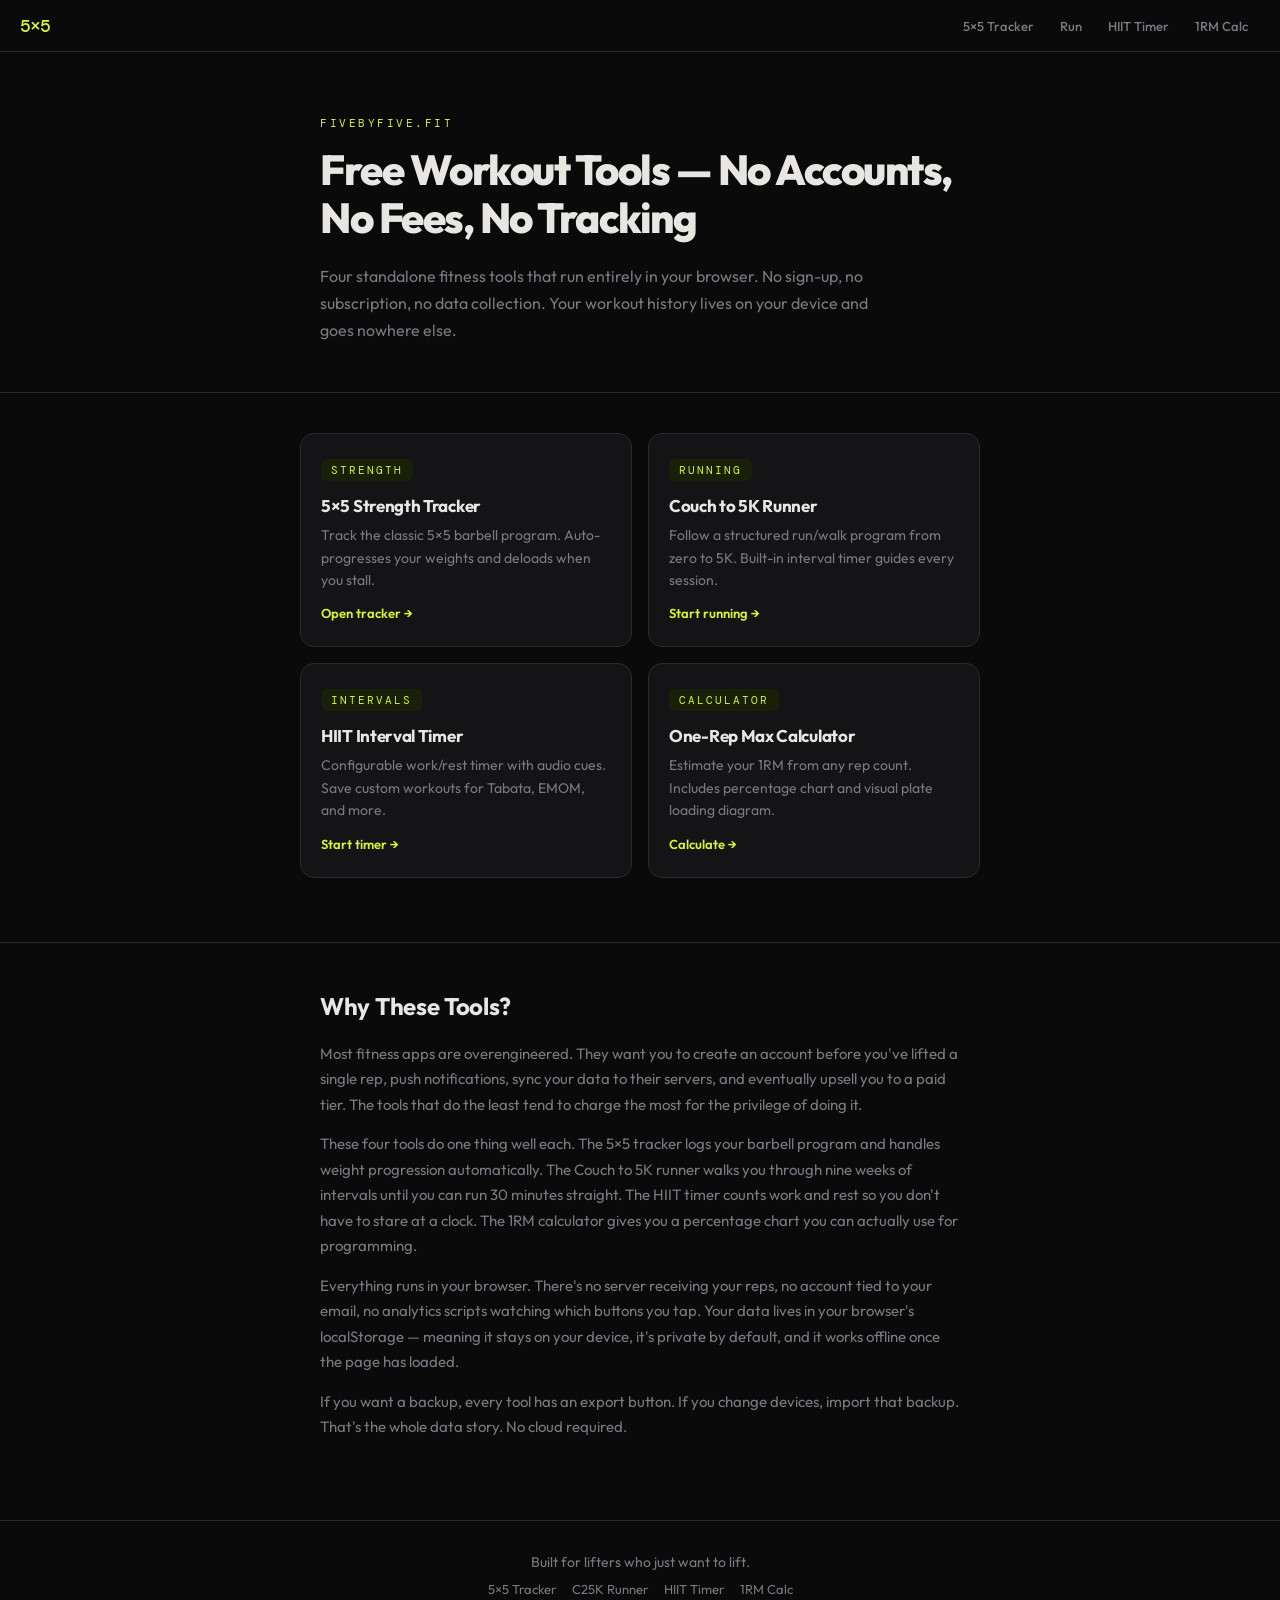
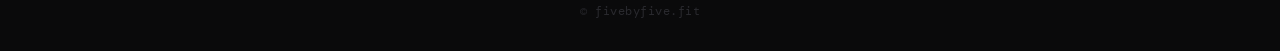
<file: index.html>
<!DOCTYPE html>
<html lang="en">
<head>
  <meta charset="UTF-8">
  <meta name="viewport" content="width=device-width, initial-scale=1.0">
  <title>fivebyfive.fit — Free Workout Tools | 5×5 Tracker, Run Planner, HIIT Timer, 1RM Calculator</title>
  <meta name="description" content="Free browser-based fitness tools. 5×5 barbell tracker, Couch to 5K running program, HIIT interval timer, and one-rep max calculator. No accounts, no ads, no cost.">
  <meta name="keywords" content="free workout tools, 5x5 tracker, couch to 5k, hiit timer, one rep max calculator, barbell program, strength training">
  <meta name="robots" content="index, follow">
  <link rel="canonical" href="https://fivebyfive.fit/">
  <meta property="og:title" content="fivebyfive.fit — Free Workout Tools">
  <meta property="og:description" content="Free browser-based fitness tools. 5×5 barbell tracker, Couch to 5K running program, HIIT interval timer, and one-rep max calculator. No accounts, no cost.">
  <meta property="og:type" content="website">
  <meta property="og:url" content="https://fivebyfive.fit/">
  <meta name="twitter:card" content="summary">
  <meta name="twitter:title" content="fivebyfive.fit — Free Workout Tools">
  <meta name="twitter:description" content="Free browser-based fitness tools. 5×5 tracker, C25K runner, HIIT timer, 1RM calculator. No accounts, no cost.">
  <link rel="preconnect" href="https://fonts.googleapis.com">
  <link href="https://fonts.googleapis.com/css2?family=DM+Mono:wght@400;500&family=Outfit:wght@300;400;500;600;700;800;900&display=swap" rel="stylesheet">
  <link rel="stylesheet" href="assets/shared.css">
  <style>
    /* ── Landing Hero ───────────────────────────────── */
    .hero {
      max-width: 680px;
      margin: 0 auto;
      padding: 64px 20px 48px;
    }

    .hero-eyebrow {
      font-family: 'DM Mono', monospace;
      font-size: 11px;
      text-transform: uppercase;
      letter-spacing: 2.5px;
      color: var(--accent);
      display: block;
      margin-bottom: 16px;
    }

    .hero h1 {
      font-family: 'Outfit', sans-serif;
      font-size: clamp(28px, 5vw, 42px);
      font-weight: 800;
      color: var(--text);
      letter-spacing: -1.5px;
      line-height: 1.15;
      margin-bottom: 20px;
    }

    .hero p {
      font-size: 16px;
      line-height: 1.7;
      color: var(--muted);
      max-width: 560px;
    }

    /* ── Tool Cards ─────────────────────────────────── */
    .tools-section {
      max-width: 720px;
      margin: 0 auto;
      padding: 0 20px 64px;
    }

    .tools-grid {
      display: grid;
      grid-template-columns: 1fr 1fr;
      gap: 16px;
    }

    @media (max-width: 540px) {
      .tools-grid {
        grid-template-columns: 1fr;
      }
    }

    .tool-card {
      display: block;
      text-decoration: none;
      padding: 24px 20px;
      background: var(--surface);
      border: 1px solid var(--border);
      border-radius: 14px;
      transition: border-color 0.2s, box-shadow 0.2s;
    }

    .tool-card:hover {
      border-color: rgba(212, 245, 52, 0.4);
      box-shadow: 0 0 0 1px rgba(212, 245, 52, 0.12), 0 4px 24px rgba(0,0,0,0.3);
    }

    .tool-card-icon {
      font-family: 'DM Mono', monospace;
      font-size: 11px;
      text-transform: uppercase;
      letter-spacing: 2px;
      color: var(--accent);
      background: var(--accent-dark);
      display: inline-block;
      padding: 4px 10px;
      border-radius: 6px;
      margin-bottom: 14px;
    }

    .tool-card h2 {
      font-family: 'Outfit', sans-serif;
      font-size: 17px;
      font-weight: 700;
      color: var(--text);
      margin-bottom: 8px;
      letter-spacing: -0.3px;
    }

    .tool-card p {
      font-family: 'Outfit', sans-serif;
      font-size: 14px;
      line-height: 1.6;
      color: var(--muted);
    }

    .tool-card .card-cta {
      display: inline-block;
      margin-top: 14px;
      font-size: 13px;
      font-weight: 600;
      color: var(--accent);
    }

    /* ── Why Section ────────────────────────────────── */
    .why-section {
      max-width: 680px;
      margin: 0 auto;
      padding: 0 20px 80px;
    }

    .why-section h2 {
      font-family: 'Outfit', sans-serif;
      font-size: 24px;
      font-weight: 700;
      color: var(--text);
      margin-bottom: 20px;
      letter-spacing: -0.3px;
    }

    .why-section p {
      font-size: 15px;
      line-height: 1.7;
      color: var(--muted);
      margin-bottom: 14px;
    }

    .why-section p:last-child {
      margin-bottom: 0;
    }
  </style>
</head>
<body>
  <nav class="site-nav">
    <a href="/" class="logo">5×5</a>
    <div class="site-nav-links">
      <a href="/5x5/">5×5 Tracker</a>
      <a href="/run/">Run</a>
      <a href="/hiit/">HIIT Timer</a>
      <a href="/1rm/">1RM Calc</a>
    </div>
  </nav>

  <div class="hero">
    <span class="hero-eyebrow">fivebyfive.fit</span>
    <h1>Free Workout Tools — No Accounts, No Fees, No Tracking</h1>
    <p>Four standalone fitness tools that run entirely in your browser. No sign-up, no subscription, no data collection. Your workout history lives on your device and goes nowhere else.</p>
  </div>

  <hr class="content-divider">

  <div class="tools-section">
    <div class="tools-grid" style="margin-top: 40px;">

      <a href="/5x5/" class="tool-card">
        <span class="tool-card-icon">Strength</span>
        <h2>5×5 Strength Tracker</h2>
        <p>Track the classic 5×5 barbell program. Auto-progresses your weights and deloads when you stall.</p>
        <span class="card-cta">Open tracker →</span>
      </a>

      <a href="/run/" class="tool-card">
        <span class="tool-card-icon">Running</span>
        <h2>Couch to 5K Runner</h2>
        <p>Follow a structured run/walk program from zero to 5K. Built-in interval timer guides every session.</p>
        <span class="card-cta">Start running →</span>
      </a>

      <a href="/hiit/" class="tool-card">
        <span class="tool-card-icon">Intervals</span>
        <h2>HIIT Interval Timer</h2>
        <p>Configurable work/rest timer with audio cues. Save custom workouts for Tabata, EMOM, and more.</p>
        <span class="card-cta">Start timer →</span>
      </a>

      <a href="/1rm/" class="tool-card">
        <span class="tool-card-icon">Calculator</span>
        <h2>One-Rep Max Calculator</h2>
        <p>Estimate your 1RM from any rep count. Includes percentage chart and visual plate loading diagram.</p>
        <span class="card-cta">Calculate →</span>
      </a>

    </div>
  </div>

  <hr class="content-divider">

  <div class="why-section" style="padding-top: 48px;">
    <h2>Why These Tools?</h2>
    <p>Most fitness apps are overengineered. They want you to create an account before you've lifted a single rep, push notifications, sync your data to their servers, and eventually upsell you to a paid tier. The tools that do the least tend to charge the most for the privilege of doing it.</p>
    <p>These four tools do one thing well each. The 5×5 tracker logs your barbell program and handles weight progression automatically. The Couch to 5K runner walks you through nine weeks of intervals until you can run 30 minutes straight. The HIIT timer counts work and rest so you don't have to stare at a clock. The 1RM calculator gives you a percentage chart you can actually use for programming.</p>
    <p>Everything runs in your browser. There's no server receiving your reps, no account tied to your email, no analytics scripts watching which buttons you tap. Your data lives in your browser's localStorage — meaning it stays on your device, it's private by default, and it works offline once the page has loaded.</p>
    <p>If you want a backup, every tool has an export button. If you change devices, import that backup. That's the whole data story. No cloud required.</p>
  </div>

  <footer class="site-footer">
    <span class="footer-tagline">Built for lifters who just want to lift.</span>
    <div class="footer-links">
      <a href="/5x5/">5×5 Tracker</a>
      <a href="/run/">C25K Runner</a>
      <a href="/hiit/">HIIT Timer</a>
      <a href="/1rm/">1RM Calc</a>
    </div>
    <span class="footer-copy">© fivebyfive.fit</span>
  </footer>
</body>
</html>
</file>
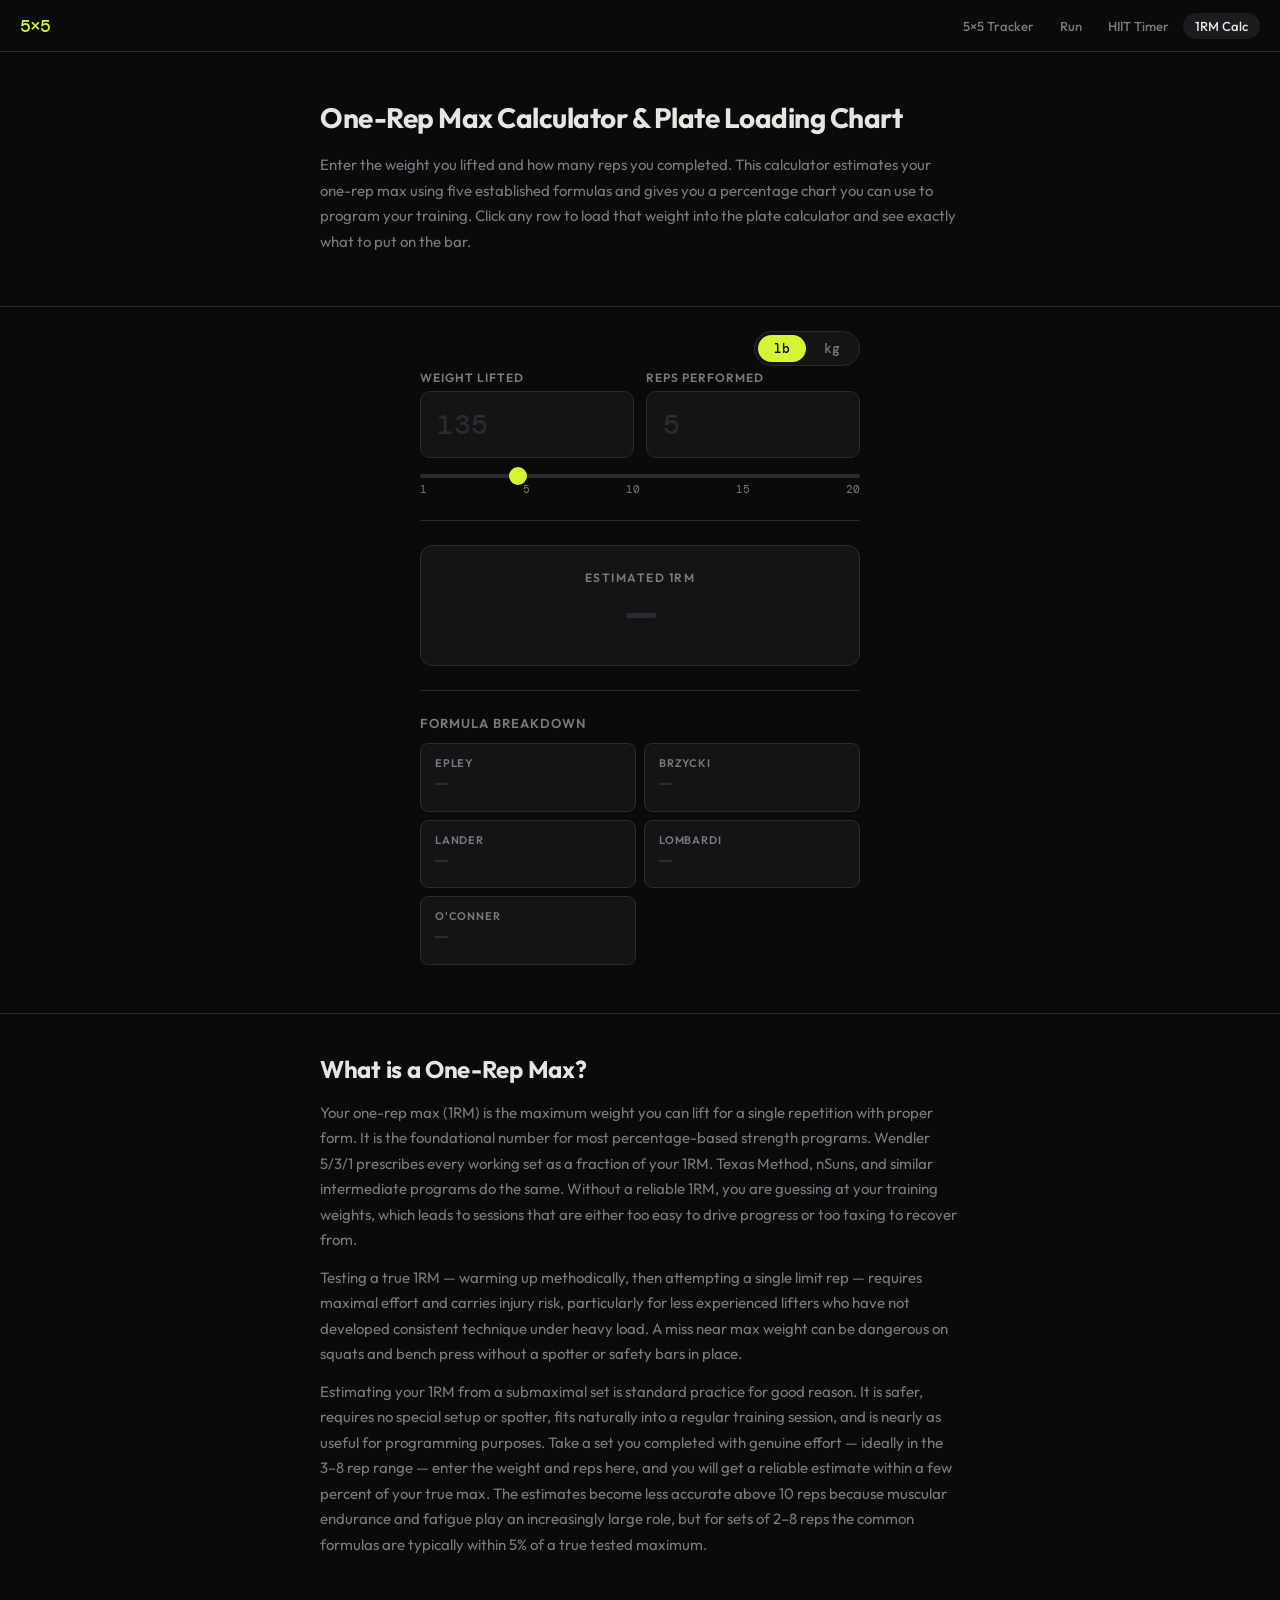
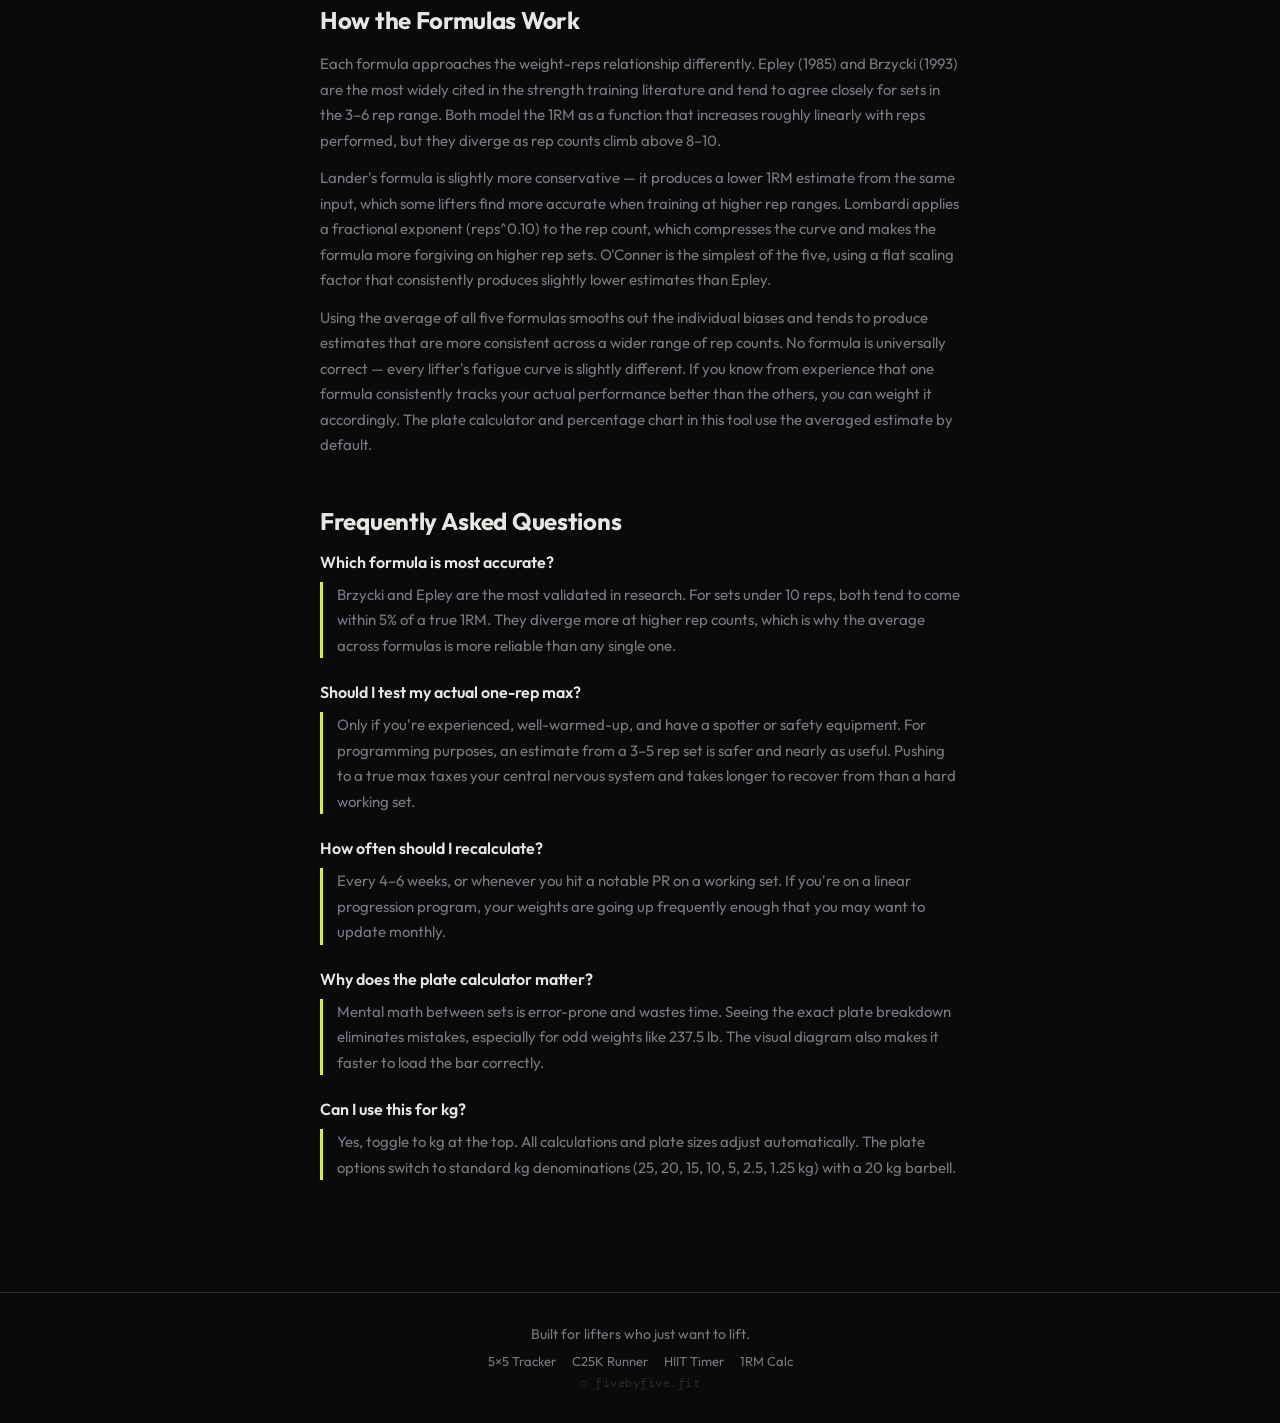
<file: 1rm/index.html>
<!DOCTYPE html>
<html lang="en">
<head>
  <meta charset="UTF-8">
  <meta name="viewport" content="width=device-width, initial-scale=1.0">
  <title>One-Rep Max Calculator &amp; Plate Loading Chart | fivebyfive.fit</title>
  <meta name="description" content="Free one-rep max calculator using 5 formulas. Get a full percentage chart for programming and a visual plate loading diagram. No account needed.">
  <link rel="canonical" href="https://fivebyfive.fit/1rm/">
  <meta property="og:title" content="One-Rep Max Calculator &amp; Plate Loading Chart — fivebyfive.fit">
  <meta property="og:description" content="Estimate your 1RM, get a percentage chart for training, and see which plates to load. Free, browser-based, no account.">
  <meta property="og:type" content="website">
  <meta property="og:url" content="https://fivebyfive.fit/1rm/">

  <script type="application/ld+json">
  {
    "@context": "https://schema.org",
    "@type": "FAQPage",
    "mainEntity": [
      {
        "@type": "Question",
        "name": "Which formula is most accurate?",
        "acceptedAnswer": {
          "@type": "Answer",
          "text": "Brzycki and Epley are the most validated in research. For sets under 10 reps, both tend to come within 5% of a true 1RM. They diverge more at higher rep counts, which is why the average across formulas is more reliable than any single one."
        }
      },
      {
        "@type": "Question",
        "name": "Should I test my actual one-rep max?",
        "acceptedAnswer": {
          "@type": "Answer",
          "text": "Only if you're experienced, well-warmed-up, and have a spotter or safety equipment. For programming purposes, an estimate from a 3–5 rep set is safer and nearly as useful. Pushing to a true max taxes your central nervous system and takes longer to recover from than a hard working set."
        }
      },
      {
        "@type": "Question",
        "name": "How often should I recalculate?",
        "acceptedAnswer": {
          "@type": "Answer",
          "text": "Every 4–6 weeks, or whenever you hit a notable PR on a working set. If you're on a linear progression program, your weights are going up frequently enough that you may want to update monthly."
        }
      },
      {
        "@type": "Question",
        "name": "Why does the plate calculator matter?",
        "acceptedAnswer": {
          "@type": "Answer",
          "text": "Mental math between sets is error-prone and wastes time. Seeing the exact plate breakdown eliminates mistakes, especially for odd weights like 237.5 lb. The visual diagram also makes it faster to load the bar correctly."
        }
      },
      {
        "@type": "Question",
        "name": "Can I use this for kg?",
        "acceptedAnswer": {
          "@type": "Answer",
          "text": "Yes, toggle to kg at the top. All calculations and plate sizes adjust automatically. The plate options switch to standard kg denominations (25, 20, 15, 10, 5, 2.5, 1.25 kg) with a 20 kg barbell."
        }
      }
    ]
  }
  </script>

  <link rel="stylesheet" href="../assets/shared.css">

  <style>
    /* ── App Container ───────────────────────────────── */
    #app {
      max-width: 480px;
      margin: 0 auto;
      padding: 0 20px 48px;
    }

    /* ── Divider ─────────────────────────────────────── */
    .divider {
      height: 1px;
      background: var(--border);
      margin: 24px 0;
      border: none;
    }

    /* ── Unit Toggle ─────────────────────────────────── */
    .unit-toggle-wrap {
      display: flex;
      justify-content: flex-end;
      padding: 24px 0 4px;
    }

    .unit-toggle {
      display: flex;
      background: var(--surface);
      border: 1px solid var(--border);
      border-radius: 24px;
      padding: 3px;
      gap: 2px;
    }

    .unit-toggle button {
      font-family: 'DM Mono', monospace;
      font-size: 13px;
      font-weight: 500;
      padding: 5px 16px;
      border-radius: 20px;
      border: none;
      cursor: pointer;
      background: transparent;
      color: var(--muted);
      transition: background 0.15s, color 0.15s;
    }

    .unit-toggle button.active {
      background: var(--accent);
      color: #0a0a0b;
    }

    /* ── Input Group ─────────────────────────────────── */
    .input-group {
      display: flex;
      flex-direction: column;
      gap: 12px;
      margin-bottom: 4px;
    }

    .input-row {
      display: grid;
      grid-template-columns: 1fr 1fr;
      gap: 12px;
    }

    .input-field {
      display: flex;
      flex-direction: column;
      gap: 6px;
    }

    .input-field label {
      font-family: 'Outfit', sans-serif;
      font-size: 12px;
      font-weight: 600;
      color: var(--muted);
      text-transform: uppercase;
      letter-spacing: 1px;
    }

    .input-field input[type="number"] {
      font-family: 'DM Mono', monospace;
      font-size: 28px;
      font-weight: 500;
      color: var(--text);
      background: var(--surface);
      border: 1px solid var(--border);
      border-radius: 10px;
      padding: 14px 16px;
      width: 100%;
      outline: none;
      -moz-appearance: textfield;
      transition: border-color 0.15s;
    }

    .input-field input[type="number"]::-webkit-outer-spin-button,
    .input-field input[type="number"]::-webkit-inner-spin-button {
      -webkit-appearance: none;
      margin: 0;
    }

    .input-field input[type="number"]:focus {
      border-color: var(--accent);
    }

    .input-field input[type="number"]::placeholder {
      color: var(--border);
    }

    /* ── Reps Slider ─────────────────────────────────── */
    .reps-slider-wrap {
      display: flex;
      align-items: center;
      gap: 10px;
      margin-top: 4px;
    }

    .reps-slider-wrap input[type="range"] {
      flex: 1;
      -webkit-appearance: none;
      appearance: none;
      height: 4px;
      background: var(--border);
      border-radius: 2px;
      outline: none;
      cursor: pointer;
    }

    .reps-slider-wrap input[type="range"]::-webkit-slider-thumb {
      -webkit-appearance: none;
      width: 18px;
      height: 18px;
      border-radius: 50%;
      background: var(--accent);
      cursor: pointer;
    }

    .reps-slider-wrap input[type="range"]::-moz-range-thumb {
      width: 18px;
      height: 18px;
      border-radius: 50%;
      background: var(--accent);
      border: none;
      cursor: pointer;
    }

    .slider-labels {
      display: flex;
      justify-content: space-between;
      font-family: 'DM Mono', monospace;
      font-size: 11px;
      color: var(--muted);
      margin-top: 4px;
    }

    /* ── 1RM Result Display ──────────────────────────── */
    .result-display {
      background: var(--surface);
      border: 1px solid var(--border);
      border-radius: 12px;
      padding: 24px 20px;
      text-align: center;
    }

    .result-label {
      font-family: 'Outfit', sans-serif;
      font-size: 12px;
      font-weight: 600;
      color: var(--muted);
      text-transform: uppercase;
      letter-spacing: 1.5px;
      margin-bottom: 8px;
    }

    .result-value {
      font-family: 'DM Mono', monospace;
      font-size: 56px;
      font-weight: 500;
      color: var(--accent);
      line-height: 1;
      letter-spacing: -2px;
    }

    .result-unit {
      font-family: 'DM Mono', monospace;
      font-size: 20px;
      color: var(--muted);
      margin-left: 4px;
    }

    .result-placeholder {
      font-family: 'DM Mono', monospace;
      font-size: 48px;
      font-weight: 500;
      color: var(--border);
      line-height: 1;
      letter-spacing: -2px;
    }

    /* ── Formula Cards ───────────────────────────────── */
    .formula-grid {
      display: grid;
      grid-template-columns: 1fr 1fr;
      gap: 8px;
    }

    .formula-card {
      background: var(--surface);
      border: 1px solid var(--border);
      border-radius: 8px;
      padding: 12px 14px;
      display: flex;
      flex-direction: column;
      gap: 2px;
    }

    .formula-name {
      font-family: 'Outfit', sans-serif;
      font-size: 11px;
      font-weight: 600;
      color: var(--muted);
      text-transform: uppercase;
      letter-spacing: 0.8px;
    }

    .formula-value {
      font-family: 'DM Mono', monospace;
      font-size: 22px;
      font-weight: 500;
      color: var(--text);
      line-height: 1.2;
    }

    .formula-value .formula-unit {
      font-size: 13px;
      color: var(--muted);
    }

    /* ── Percentage Table ────────────────────────────── */
    .pct-table {
      width: 100%;
      border-collapse: collapse;
      font-family: 'Outfit', sans-serif;
      font-size: 14px;
    }

    .pct-table thead tr {
      border-bottom: 1px solid var(--border);
    }

    .pct-table thead th {
      font-family: 'Outfit', sans-serif;
      font-size: 11px;
      font-weight: 600;
      color: var(--muted);
      text-transform: uppercase;
      letter-spacing: 1px;
      padding: 8px 12px;
      text-align: left;
    }

    .pct-table thead th:nth-child(2),
    .pct-table thead th:nth-child(3) {
      text-align: right;
    }

    .pct-table tbody tr {
      border-bottom: 1px solid var(--surface2);
      cursor: pointer;
      transition: background 0.1s;
    }

    .pct-table tbody tr:hover {
      background: var(--surface2);
    }

    .pct-table tbody tr.pct-accent {
      background: var(--accent-dark);
    }

    .pct-table tbody tr.pct-accent:hover {
      background: #232d0a;
    }

    .pct-table tbody td {
      padding: 10px 12px;
      color: var(--text);
    }

    .pct-table tbody td:first-child {
      font-family: 'DM Mono', monospace;
      font-size: 13px;
      color: var(--muted);
    }

    .pct-table tbody tr.pct-accent td:first-child {
      color: var(--accent);
      font-weight: 500;
    }

    .pct-table tbody td:nth-child(2) {
      font-family: 'DM Mono', monospace;
      font-size: 15px;
      text-align: right;
    }

    .pct-table tbody td:nth-child(3) {
      font-family: 'Outfit', sans-serif;
      font-size: 13px;
      color: var(--muted);
      text-align: right;
    }

    .pct-table-wrap {
      background: var(--surface);
      border: 1px solid var(--border);
      border-radius: 12px;
      overflow: hidden;
    }

    .section-heading {
      font-family: 'Outfit', sans-serif;
      font-size: 13px;
      font-weight: 600;
      color: var(--muted);
      text-transform: uppercase;
      letter-spacing: 1px;
      margin-bottom: 12px;
    }

    /* ── Plate Calculator ────────────────────────────── */
    .plate-calc-wrap {
      background: var(--surface);
      border: 1px solid var(--border);
      border-radius: 12px;
      padding: 20px;
    }

    .plate-target-row {
      display: flex;
      align-items: center;
      gap: 12px;
      margin-bottom: 16px;
    }

    .plate-target-row label {
      font-family: 'Outfit', sans-serif;
      font-size: 12px;
      font-weight: 600;
      color: var(--muted);
      text-transform: uppercase;
      letter-spacing: 1px;
      white-space: nowrap;
    }

    .plate-target-input {
      font-family: 'DM Mono', monospace;
      font-size: 22px;
      font-weight: 500;
      color: var(--text);
      background: var(--surface2);
      border: 1px solid var(--border);
      border-radius: 8px;
      padding: 8px 14px;
      width: 130px;
      outline: none;
      -moz-appearance: textfield;
      transition: border-color 0.15s;
    }

    .plate-target-input::-webkit-outer-spin-button,
    .plate-target-input::-webkit-inner-spin-button {
      -webkit-appearance: none;
      margin: 0;
    }

    .plate-target-input:focus {
      border-color: var(--accent);
    }

    .barbell-label {
      font-family: 'DM Mono', monospace;
      font-size: 12px;
      color: var(--muted);
      margin-left: auto;
      white-space: nowrap;
    }

    .plate-per-side {
      font-family: 'Outfit', sans-serif;
      font-size: 13px;
      color: var(--muted);
      margin-bottom: 12px;
    }

    .plate-per-side strong {
      color: var(--text);
      font-family: 'DM Mono', monospace;
    }

    /* ── Plate Diagram ───────────────────────────────── */
    .plate-diagram {
      display: flex;
      align-items: center;
      justify-content: center;
      height: 56px;
      gap: 0;
      margin: 16px 0;
      overflow-x: auto;
    }

    .bar-collar-left,
    .bar-collar-right {
      width: 6px;
      height: 28px;
      background: #4a4a55;
      border-radius: 2px;
      flex-shrink: 0;
    }

    .bar-sleeve-left,
    .bar-sleeve-right {
      width: 16px;
      height: 14px;
      background: #3a3a42;
      flex-shrink: 0;
    }

    .bar-center {
      width: 48px;
      height: 10px;
      background: #3a3a42;
      border-radius: 3px;
      flex-shrink: 0;
    }

    .plates-left,
    .plates-right {
      display: flex;
      align-items: center;
      gap: 1px;
    }

    .plates-left {
      flex-direction: row-reverse;
    }

    .plates-right {
      flex-direction: row;
    }

    .plate {
      display: flex;
      align-items: center;
      justify-content: center;
      height: 48px;
      border-radius: 3px;
      flex-shrink: 0;
      font-family: 'DM Mono', monospace;
      font-size: 9px;
      font-weight: 500;
      writing-mode: vertical-rl;
      text-orientation: mixed;
      overflow: hidden;
    }

    .plate-text {
      display: none;
    }

    @media (min-width: 360px) {
      .plate-text {
        display: block;
      }
    }

    .plate-breakdown {
      font-family: 'Outfit', sans-serif;
      font-size: 13px;
      color: var(--muted);
      line-height: 1.6;
    }

    .plate-breakdown strong {
      font-family: 'DM Mono', monospace;
      font-size: 12px;
      color: var(--text);
    }

    .plate-warning {
      font-family: 'Outfit', sans-serif;
      font-size: 13px;
      color: var(--muted);
      padding: 12px 0 4px;
    }

    .plate-warning .warn-tag {
      display: inline-block;
      font-family: 'DM Mono', monospace;
      font-size: 11px;
      background: var(--surface2);
      border: 1px solid var(--border);
      border-radius: 4px;
      padding: 1px 7px;
      color: var(--muted);
      margin-right: 6px;
    }

    /* ── Hidden state ────────────────────────────────── */
    .hidden {
      display: none !important;
    }

    /* ── App padding top ─────────────────────────────── */
    .app-top-pad {
      padding-top: 32px;
    }

    /* ── Below-chart hint ────────────────────────────── */
    .click-hint {
      font-family: 'Outfit', sans-serif;
      font-size: 12px;
      color: var(--muted);
      text-align: right;
      margin-bottom: 8px;
      opacity: 0.7;
    }
  </style>
</head>
<body>

  <nav class="site-nav">
    <a href="/" class="logo">5×5</a>
    <div class="site-nav-links">
      <a href="/5x5/">5×5 Tracker</a>
      <a href="/run/">Run</a>
      <a href="/hiit/">HIIT Timer</a>
      <a href="/1rm/" class="active">1RM Calc</a>
    </div>
  </nav>

  <div class="content-wrap">
    <div class="page-intro">
      <h1>One-Rep Max Calculator &amp; Plate Loading Chart</h1>
      <p>Enter the weight you lifted and how many reps you completed. This calculator estimates your one-rep max using five established formulas and gives you a percentage chart you can use to program your training. Click any row to load that weight into the plate calculator and see exactly what to put on the bar.</p>
    </div>
  </div>

  <hr class="content-divider">

  <div id="app">

    <!-- Unit Toggle -->
    <div class="unit-toggle-wrap">
      <div class="unit-toggle">
        <button id="btn-lb" class="active" onclick="setUnit('lb')">lb</button>
        <button id="btn-kg" onclick="setUnit('kg')">kg</button>
      </div>
    </div>

    <!-- Inputs -->
    <div class="input-group">
      <div class="input-row">
        <div class="input-field">
          <label for="input-weight">Weight lifted</label>
          <input type="number" id="input-weight" min="1" max="9999" step="2.5" placeholder="135">
        </div>
        <div class="input-field">
          <label for="input-reps">Reps performed</label>
          <input type="number" id="input-reps" min="1" max="20" step="1" placeholder="5">
        </div>
      </div>
      <div>
        <div class="reps-slider-wrap">
          <input type="range" id="reps-slider" min="1" max="20" value="5">
        </div>
        <div class="slider-labels">
          <span>1</span>
          <span>5</span>
          <span>10</span>
          <span>15</span>
          <span>20</span>
        </div>
      </div>
    </div>

    <hr class="divider">

    <!-- Estimated 1RM -->
    <div class="result-display">
      <div class="result-label">Estimated 1RM</div>
      <div id="result-main">
        <span class="result-placeholder">—</span>
      </div>
    </div>

    <hr class="divider">

    <!-- Formula breakdown -->
    <div class="section-heading">Formula breakdown</div>
    <div class="formula-grid" id="formula-grid">
      <div class="formula-card">
        <div class="formula-name">Epley</div>
        <div class="formula-value" id="f-epley"><span style="color:var(--border)">—</span></div>
      </div>
      <div class="formula-card">
        <div class="formula-name">Brzycki</div>
        <div class="formula-value" id="f-brzycki"><span style="color:var(--border)">—</span></div>
      </div>
      <div class="formula-card">
        <div class="formula-name">Lander</div>
        <div class="formula-value" id="f-lander"><span style="color:var(--border)">—</span></div>
      </div>
      <div class="formula-card">
        <div class="formula-name">Lombardi</div>
        <div class="formula-value" id="f-lombardi"><span style="color:var(--border)">—</span></div>
      </div>
      <div class="formula-card" style="grid-column: span 1;">
        <div class="formula-name">O'Conner</div>
        <div class="formula-value" id="f-oconner"><span style="color:var(--border)">—</span></div>
      </div>
    </div>

    <!-- Percentage chart (hidden until calc'd) -->
    <div id="pct-section" class="hidden">
      <hr class="divider">
      <div class="section-heading">Training percentages</div>
      <p class="click-hint">Click a row to load plates</p>
      <div class="pct-table-wrap">
        <table class="pct-table">
          <thead>
            <tr>
              <th>%</th>
              <th>Weight</th>
              <th>Reps</th>
            </tr>
          </thead>
          <tbody id="pct-tbody"></tbody>
        </table>
      </div>
    </div>

    <!-- Plate calculator (hidden until weight set) -->
    <div id="plate-section" class="hidden">
      <hr class="divider">
      <div class="section-heading">Plate calculator</div>
      <div class="plate-calc-wrap">
        <div class="plate-target-row">
          <label for="plate-target">Target</label>
          <input type="number" class="plate-target-input" id="plate-target" min="0" step="2.5" placeholder="135">
          <span class="barbell-label" id="barbell-label">45 lb bar</span>
        </div>
        <div id="plate-output"></div>
      </div>
    </div>

  </div>

  <hr class="content-divider">

  <div class="content-wrap">
    <div class="content-sections">

      <section>
        <h2>What is a One-Rep Max?</h2>
        <p>Your one-rep max (1RM) is the maximum weight you can lift for a single repetition with proper form. It is the foundational number for most percentage-based strength programs. Wendler 5/3/1 prescribes every working set as a fraction of your 1RM. Texas Method, nSuns, and similar intermediate programs do the same. Without a reliable 1RM, you are guessing at your training weights, which leads to sessions that are either too easy to drive progress or too taxing to recover from.</p>
        <p>Testing a true 1RM — warming up methodically, then attempting a single limit rep — requires maximal effort and carries injury risk, particularly for less experienced lifters who have not developed consistent technique under heavy load. A miss near max weight can be dangerous on squats and bench press without a spotter or safety bars in place.</p>
        <p>Estimating your 1RM from a submaximal set is standard practice for good reason. It is safer, requires no special setup or spotter, fits naturally into a regular training session, and is nearly as useful for programming purposes. Take a set you completed with genuine effort — ideally in the 3–8 rep range — enter the weight and reps here, and you will get a reliable estimate within a few percent of your true max. The estimates become less accurate above 10 reps because muscular endurance and fatigue play an increasingly large role, but for sets of 2–8 reps the common formulas are typically within 5% of a true tested maximum.</p>
      </section>

      <section>
        <h2>How the Formulas Work</h2>
        <p>Each formula approaches the weight-reps relationship differently. Epley (1985) and Brzycki (1993) are the most widely cited in the strength training literature and tend to agree closely for sets in the 3–6 rep range. Both model the 1RM as a function that increases roughly linearly with reps performed, but they diverge as rep counts climb above 8–10.</p>
        <p>Lander's formula is slightly more conservative — it produces a lower 1RM estimate from the same input, which some lifters find more accurate when training at higher rep ranges. Lombardi applies a fractional exponent (reps^0.10) to the rep count, which compresses the curve and makes the formula more forgiving on higher rep sets. O'Conner is the simplest of the five, using a flat scaling factor that consistently produces slightly lower estimates than Epley.</p>
        <p>Using the average of all five formulas smooths out the individual biases and tends to produce estimates that are more consistent across a wider range of rep counts. No formula is universally correct — every lifter's fatigue curve is slightly different. If you know from experience that one formula consistently tracks your actual performance better than the others, you can weight it accordingly. The plate calculator and percentage chart in this tool use the averaged estimate by default.</p>
      </section>

      <section>
        <h2>Frequently Asked Questions</h2>
        <div class="faq-list">
          <div class="faq-item">
            <h3>Which formula is most accurate?</h3>
            <p class="faq-answer">Brzycki and Epley are the most validated in research. For sets under 10 reps, both tend to come within 5% of a true 1RM. They diverge more at higher rep counts, which is why the average across formulas is more reliable than any single one.</p>
          </div>
          <div class="faq-item">
            <h3>Should I test my actual one-rep max?</h3>
            <p class="faq-answer">Only if you're experienced, well-warmed-up, and have a spotter or safety equipment. For programming purposes, an estimate from a 3–5 rep set is safer and nearly as useful. Pushing to a true max taxes your central nervous system and takes longer to recover from than a hard working set.</p>
          </div>
          <div class="faq-item">
            <h3>How often should I recalculate?</h3>
            <p class="faq-answer">Every 4–6 weeks, or whenever you hit a notable PR on a working set. If you're on a linear progression program, your weights are going up frequently enough that you may want to update monthly.</p>
          </div>
          <div class="faq-item">
            <h3>Why does the plate calculator matter?</h3>
            <p class="faq-answer">Mental math between sets is error-prone and wastes time. Seeing the exact plate breakdown eliminates mistakes, especially for odd weights like 237.5 lb. The visual diagram also makes it faster to load the bar correctly.</p>
          </div>
          <div class="faq-item">
            <h3>Can I use this for kg?</h3>
            <p class="faq-answer">Yes, toggle to kg at the top. All calculations and plate sizes adjust automatically. The plate options switch to standard kg denominations (25, 20, 15, 10, 5, 2.5, 1.25 kg) with a 20 kg barbell.</p>
          </div>
        </div>
      </section>

    </div>
  </div>

  <footer class="site-footer">
    <span class="footer-tagline">Built for lifters who just want to lift.</span>
    <div class="footer-links">
      <a href="/5x5/">5×5 Tracker</a>
      <a href="/run/">C25K Runner</a>
      <a href="/hiit/">HIIT Timer</a>
      <a href="/1rm/">1RM Calc</a>
    </div>
    <span class="footer-copy">© fivebyfive.fit</span>
  </footer>

  <script>
    /* ── Constants ─────────────────────────────────────────────────── */
    const STORAGE_KEY = 'fivebyfive_1rm';

    const PCT_ROWS = [
      { pct: 100, reps: '1' },
      { pct: 95,  reps: '2' },
      { pct: 90,  reps: '3–4' },
      { pct: 85,  reps: '5' },
      { pct: 80,  reps: '6–8' },
      { pct: 75,  reps: '8–10' },
      { pct: 70,  reps: '10–12' },
      { pct: 65,  reps: '12–15' },
      { pct: 60,  reps: '15–20' },
      { pct: 55,  reps: '20+' },
      { pct: 50,  reps: '20+' },
    ];

    const PLATES_LB = [45, 35, 25, 10, 5, 2.5];
    const PLATES_KG = [25, 20, 15, 10, 5, 2.5, 1.25];
    const BAR_LB = 45;
    const BAR_KG = 20;

    // Plate visual widths in px
    const PLATE_WIDTH_LB = { 45: 14, 35: 12, 25: 10, 10: 8, 5: 7, 2.5: 6 };
    const PLATE_WIDTH_KG = { 25: 14, 20: 12, 15: 11, 10: 9, 5: 7, 2.5: 6, 1.25: 5 };

    // Plate colors
    const PLATE_COLOR = {
      // lb
      45: { bg: '#ef4444', text: '#fff' },
      35: { bg: '#3b82f6', text: '#fff' },
      25: { bg: '#22c55e', text: '#fff' },
      10: { bg: '#eab308', text: '#0a0a0b' },
      5:  { bg: '#6b7280', text: '#fff' },
      2.5:{ bg: 'transparent', text: '#e8e6e3', border: '#e8e6e3' },
      // kg (same denominations map to same colors by weight bucket)
      20: { bg: '#3b82f6', text: '#fff' },
      15: { bg: '#f97316', text: '#fff' },
      1.25: { bg: 'transparent', text: '#e8e6e3', border: '#e8e6e3' },
    };

    /* ── State ─────────────────────────────────────────────────────── */
    let state = { unit: 'lb', lastWeight: null, lastReps: null };

    function loadState() {
      try {
        const raw = localStorage.getItem(STORAGE_KEY);
        if (raw) {
          const parsed = JSON.parse(raw);
          if (parsed && typeof parsed === 'object') {
            state = Object.assign(state, parsed);
          }
        }
      } catch (e) { /* ignore */ }
    }

    function saveState() {
      try {
        localStorage.setItem(STORAGE_KEY, JSON.stringify(state));
      } catch (e) { /* ignore */ }
    }

    /* ── Rounding ──────────────────────────────────────────────────── */
    function roundTo2_5(v) {
      return Math.round(v / 2.5) * 2.5;
    }

    /* ── Formulas ──────────────────────────────────────────────────── */
    function calcFormulas(weight, reps) {
      if (reps === 1) {
        return { epley: weight, brzycki: weight, lander: weight, lombardi: weight, oconner: weight };
      }
      const epley    = weight * (1 + reps / 30);
      const brzycki  = weight * (36 / (37 - reps));
      const lander   = (100 * weight) / (101.3 - 2.67123 * reps);
      const lombardi = weight * Math.pow(reps, 0.10);
      const oconner  = weight * (1 + reps / 40);
      return { epley, brzycki, lander, lombardi, oconner };
    }

    function calcAverage(formulas) {
      const vals = Object.values(formulas);
      return vals.reduce((a, b) => a + b, 0) / vals.length;
    }

    /* ── Plate greedy algorithm ────────────────────────────────────── */
    function calcPlates(target, unit) {
      const barWeight = unit === 'lb' ? BAR_LB : BAR_KG;
      const plates    = unit === 'lb' ? PLATES_LB : PLATES_KG;

      if (target <= barWeight) return null; // below barbell

      let remaining = (target - barWeight) / 2;
      const result = [];
      for (const p of plates) {
        if (remaining <= 0) break;
        const count = Math.floor(remaining / p + 0.0001); // float safety
        if (count > 0) {
          result.push({ plate: p, count });
          remaining -= count * p;
          remaining = Math.round(remaining * 1000) / 1000; // float clean
        }
      }

      // actual achieved weight
      const totalPlateWeight = result.reduce((s, r) => s + r.plate * r.count * 2, 0);
      const achieved = barWeight + totalPlateWeight;
      return { plates: result, achieved, barWeight };
    }

    /* ── Plate color helper ────────────────────────────────────────── */
    function getPlateColor(plateVal) {
      if (PLATE_COLOR[plateVal]) return PLATE_COLOR[plateVal];
      // fallback
      return { bg: '#6b7280', text: '#fff' };
    }

    /* ── Plate widths ──────────────────────────────────────────────── */
    function getPlateWidth(plateVal, unit) {
      const map = unit === 'lb' ? PLATE_WIDTH_LB : PLATE_WIDTH_KG;
      return map[plateVal] || 6;
    }

    /* ── Render plate diagram ──────────────────────────────────────── */
    function renderPlates(target, unit) {
      const output = document.getElementById('plate-output');
      const barWeight = unit === 'lb' ? BAR_LB : BAR_KG;
      const unitLabel = unit;

      if (!target || target <= 0) {
        output.innerHTML = '';
        return;
      }

      if (target <= barWeight) {
        output.innerHTML = `<p class="plate-warning"><span class="warn-tag">note</span>Weight is below or equal to the barbell (${barWeight} ${unitLabel}). No plates needed.</p>`;
        return;
      }

      const calc = calcPlates(target, unit);
      if (!calc) {
        output.innerHTML = `<p class="plate-warning"><span class="warn-tag">note</span>Weight below barbell.</p>`;
        return;
      }

      const { plates, achieved } = calc;
      const perSide = (target - barWeight) / 2;

      // Build plate breakdown text
      let breakdownParts = [];
      for (const { plate, count } of plates) {
        breakdownParts.push(`<strong>${count}&times;&nbsp;${plate}${unitLabel}</strong>`);
      }
      const breakdownText = breakdownParts.length > 0
        ? breakdownParts.join(' <span style="color:var(--border)">+</span> ') + ' per side'
        : 'No plates';

      // Nearest achievable notice
      let noticeHtml = '';
      if (Math.abs(achieved - target) > 0.01) {
        noticeHtml = `<p class="plate-warning"><span class="warn-tag">nearest</span>Exact weight not achievable with standard plates. Showing <strong style="font-family:\'DM Mono\',monospace;color:var(--text)">${achieved} ${unitLabel}</strong>.</p>`;
      }

      // Build visual diagram
      // Collect all plates (flattened) for diagram
      let flatPlates = [];
      for (const { plate, count } of plates) {
        for (let i = 0; i < count; i++) flatPlates.push(plate);
      }

      function makePlateEl(plateVal) {
        const color = getPlateColor(plateVal);
        const w = getPlateWidth(plateVal, unit);
        const isBorderOnly = plateVal === 2.5 || plateVal === 1.25;
        const bg = isBorderOnly ? 'transparent' : (color.bg || '#6b7280');
        const border = isBorderOnly ? `2px solid ${color.border || '#e8e6e3'}` : '2px solid transparent';
        const textColor = color.text || '#fff';
        const label = plateVal >= 10 ? String(plateVal) : (plateVal === 2.5 ? '2.5' : (plateVal === 1.25 ? '1.25' : String(plateVal)));
        return `<div class="plate" style="width:${w}px;background:${bg};border:${border};color:${textColor};font-size:${w >= 10 ? '9' : '8'}px;"><span class="plate-text">${label}</span></div>`;
      }

      const leftPlatesHtml  = flatPlates.map(makePlateEl).join('');
      const rightPlatesHtml = flatPlates.map(makePlateEl).join('');

      const diagram = `
        <div class="plate-diagram">
          <div class="plates-left">${leftPlatesHtml}</div>
          <div class="bar-collar-left"></div>
          <div class="bar-sleeve-left"></div>
          <div class="bar-center"></div>
          <div class="bar-sleeve-right"></div>
          <div class="bar-collar-right"></div>
          <div class="plates-right">${rightPlatesHtml}</div>
        </div>
      `;

      const perSideLabel = `<div class="plate-per-side"><strong>${roundTo2_5(perSide * 10) / 10 === perSide ? perSide : Math.round(perSide * 100) / 100} ${unitLabel}</strong> per side</div>`;

      output.innerHTML = perSideLabel + diagram + `<div class="plate-breakdown">${breakdownText}</div>` + noticeHtml;
    }

    /* ── Render percentage table ───────────────────────────────────── */
    function renderPctTable(est1rm, unit) {
      const tbody = document.getElementById('pct-tbody');
      tbody.innerHTML = '';
      for (const row of PCT_ROWS) {
        const w = roundTo2_5((row.pct / 100) * est1rm);
        const tr = document.createElement('tr');
        if (row.pct === 100) tr.classList.add('pct-accent');
        tr.innerHTML = `
          <td>${row.pct}%</td>
          <td>${w} ${unit}</td>
          <td>${row.reps}</td>
        `;
        tr.addEventListener('click', () => {
          loadIntoPlateCalc(w);
        });
        tbody.appendChild(tr);
      }
    }

    /* ── Load weight into plate calculator ────────────────────────── */
    function loadIntoPlateCalc(w) {
      document.getElementById('plate-target').value = w;
      document.getElementById('plate-section').classList.remove('hidden');
      renderPlates(w, state.unit);
      // Scroll to plate section
      document.getElementById('plate-section').scrollIntoView({ behavior: 'smooth', block: 'start' });
    }

    /* ── Main calculation + render ─────────────────────────────────── */
    let currentEst1rm = null;

    function recalc() {
      const weightRaw = parseFloat(document.getElementById('input-weight').value);
      const repsRaw   = parseInt(document.getElementById('input-reps').value, 10);

      const unitSuffix = state.unit;

      const resultMain  = document.getElementById('result-main');
      const pctSection  = document.getElementById('pct-section');

      const formulaIds = ['f-epley', 'f-brzycki', 'f-lander', 'f-lombardi', 'f-oconner'];
      const formulaKeys = ['epley', 'brzycki', 'lander', 'lombardi', 'oconner'];

      if (!weightRaw || weightRaw <= 0 || !repsRaw || repsRaw < 1 || repsRaw > 20) {
        // Clear results
        resultMain.innerHTML = `<span class="result-placeholder">—</span>`;
        for (const id of formulaIds) {
          document.getElementById(id).innerHTML = `<span style="color:var(--border)">—</span>`;
        }
        pctSection.classList.add('hidden');
        currentEst1rm = null;
        return;
      }

      const formulas = calcFormulas(weightRaw, repsRaw);
      const avg = calcAverage(formulas);
      const est1rm = roundTo2_5(avg);
      currentEst1rm = est1rm;

      // Display estimated 1RM
      resultMain.innerHTML = `<span class="result-value">${est1rm}<span class="result-unit">${unitSuffix}</span></span>`;

      // Display each formula
      formulaKeys.forEach((key, i) => {
        const val = roundTo2_5(formulas[key]);
        document.getElementById(formulaIds[i]).innerHTML = `${val}<span class="formula-unit"> ${unitSuffix}</span>`;
      });

      // Render percentage table
      renderPctTable(est1rm, unitSuffix);
      pctSection.classList.remove('hidden');

      // Save state
      state.lastWeight = weightRaw;
      state.lastReps   = repsRaw;
      saveState();
    }

    /* ── Unit toggle ───────────────────────────────────────────────── */
    function setUnit(u) {
      state.unit = u;
      saveState();

      document.getElementById('btn-lb').classList.toggle('active', u === 'lb');
      document.getElementById('btn-kg').classList.toggle('active', u === 'kg');

      // Update barbell label
      document.getElementById('barbell-label').textContent = u === 'lb' ? '45 lb bar' : '20 kg bar';

      // Re-run calc
      recalc();

      // Re-render plate calc if open
      const plateSection = document.getElementById('plate-section');
      if (!plateSection.classList.contains('hidden')) {
        const t = parseFloat(document.getElementById('plate-target').value);
        if (t > 0) renderPlates(t, u);
      }
    }

    /* ── Input wiring ──────────────────────────────────────────────── */
    document.getElementById('input-weight').addEventListener('input', recalc);

    document.getElementById('input-reps').addEventListener('input', function () {
      const v = parseInt(this.value, 10);
      if (v >= 1 && v <= 20) {
        document.getElementById('reps-slider').value = v;
      }
      recalc();
    });

    document.getElementById('reps-slider').addEventListener('input', function () {
      document.getElementById('input-reps').value = this.value;
      recalc();
    });

    document.getElementById('plate-target').addEventListener('input', function () {
      const t = parseFloat(this.value);
      document.getElementById('plate-section').classList.remove('hidden');
      renderPlates(t || 0, state.unit);
    });

    /* ── Init ──────────────────────────────────────────────────────── */
    function init() {
      loadState();

      // Apply saved unit
      document.getElementById('btn-lb').classList.toggle('active', state.unit === 'lb');
      document.getElementById('btn-kg').classList.toggle('active', state.unit === 'kg');
      document.getElementById('barbell-label').textContent = state.unit === 'lb' ? '45 lb bar' : '20 kg bar';

      // Restore saved inputs
      if (state.lastWeight) {
        document.getElementById('input-weight').value = state.lastWeight;
      }
      if (state.lastReps) {
        document.getElementById('input-reps').value = state.lastReps;
        document.getElementById('reps-slider').value = state.lastReps;
      }

      recalc();
    }

    init();
  </script>

</body>
</html>
</file>
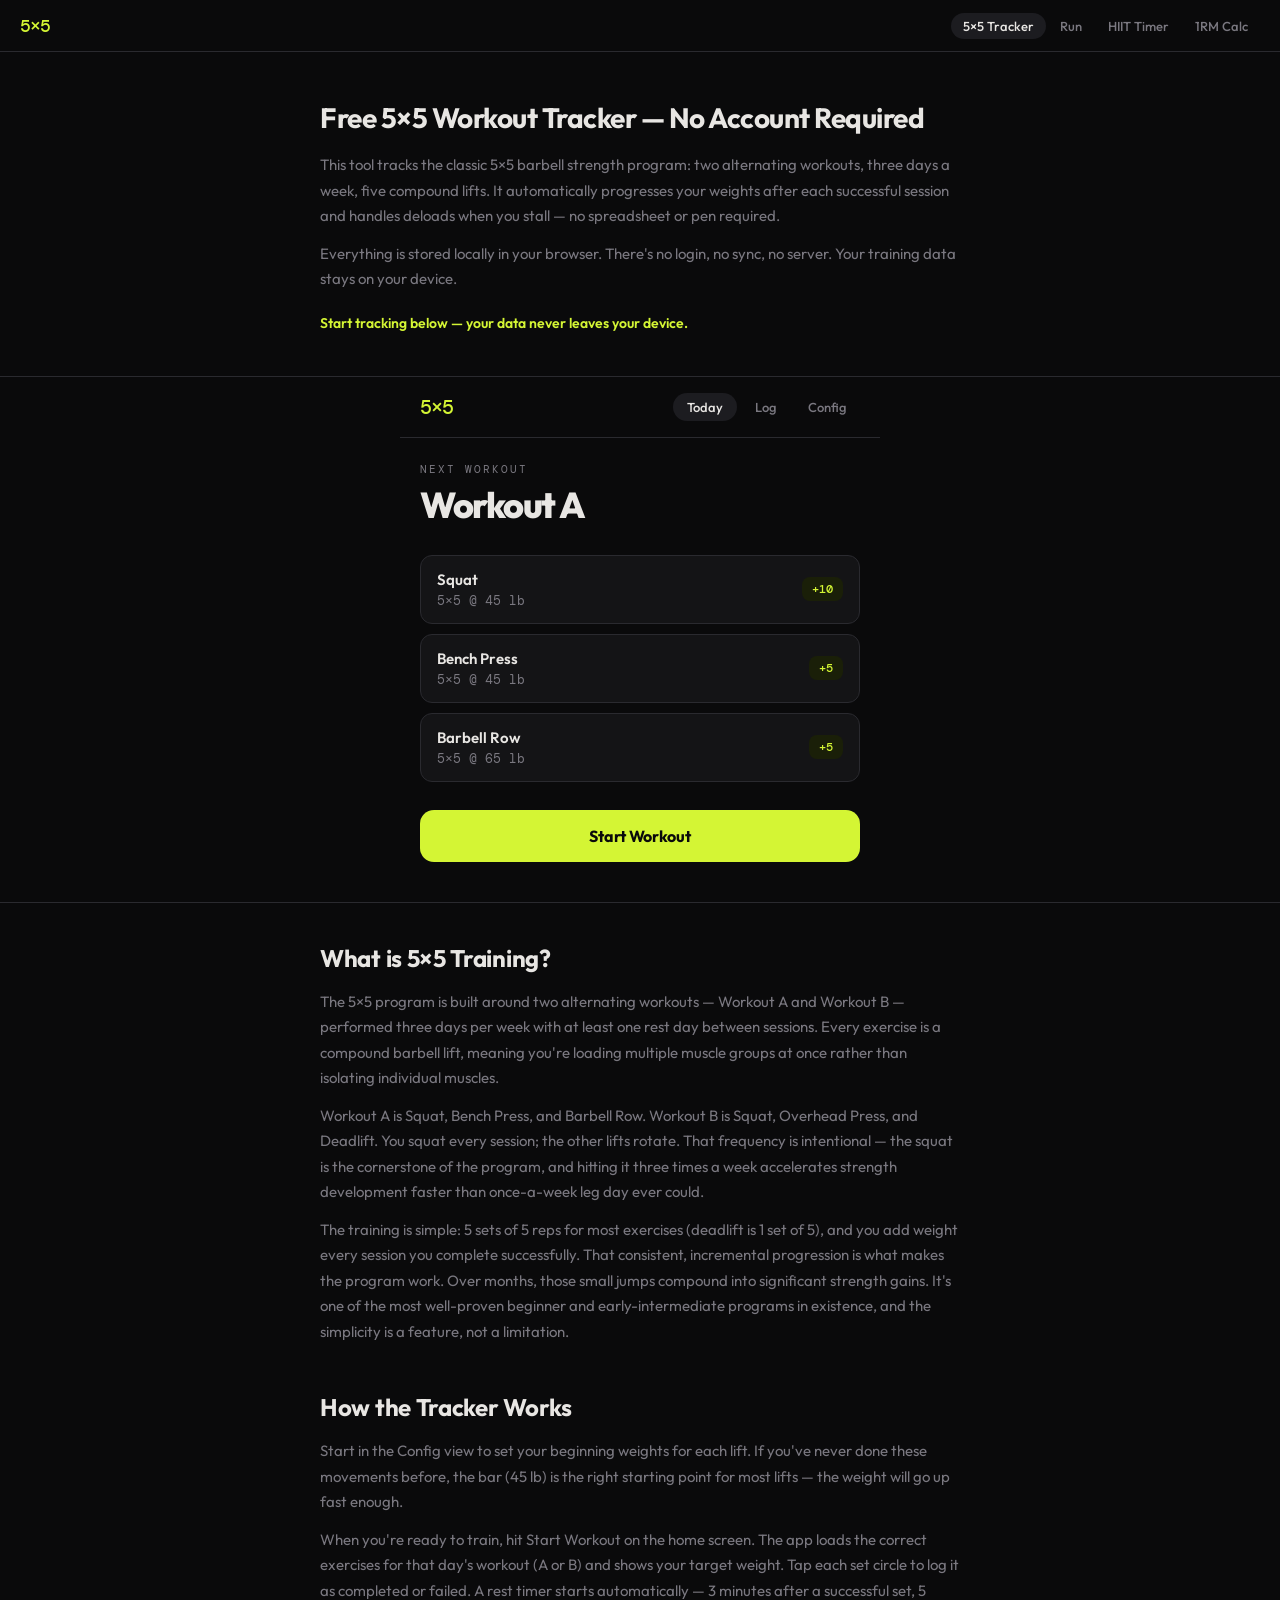
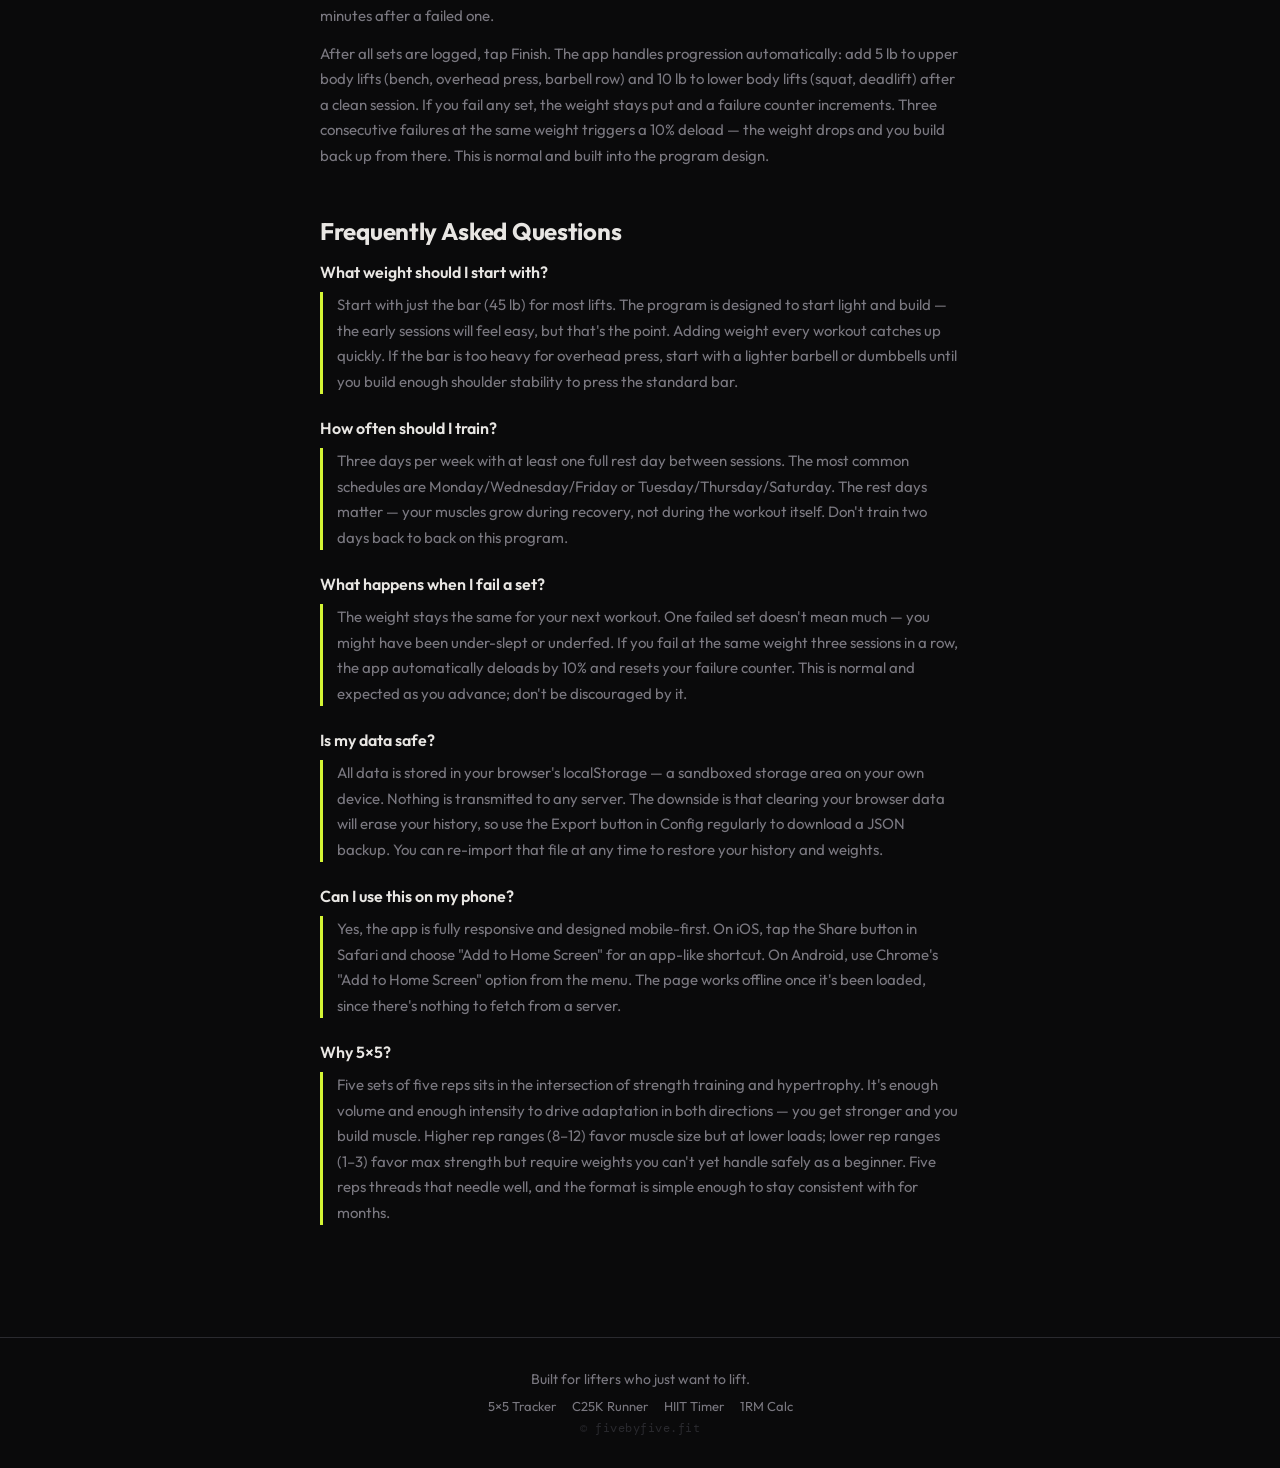
<file: 5x5/index.html>
<!DOCTYPE html>
<html lang="en">
<head>
  <meta charset="UTF-8">
  <meta name="viewport" content="width=device-width, initial-scale=1.0, user-scalable=no">
  <title>Free 5×5 Workout Tracker — No Account Required | fivebyfive.fit</title>
  <meta name="description" content="Free 5×5 strength training tracker. Auto-progresses weights, tracks sets, deloads automatically. No account, no cost. Works offline in your browser.">
  <meta name="keywords" content="5x5 workout tracker, stronglifts alternative, free barbell program, strength training app, 5x5 calculator">
  <meta name="robots" content="index, follow">
  <link rel="canonical" href="https://fivebyfive.fit/5x5/">
  <meta property="og:title" content="Free 5×5 Workout Tracker — No Account Required">
  <meta property="og:description" content="Free 5×5 strength training tracker. Auto-progresses weights, tracks sets, deloads automatically. No account, no cost. Works offline in your browser.">
  <meta property="og:type" content="website">
  <meta property="og:url" content="https://fivebyfive.fit/5x5/">
  <meta name="twitter:card" content="summary">
  <meta name="twitter:title" content="Free 5×5 Workout Tracker — No Account Required">
  <meta name="twitter:description" content="Free 5×5 strength training tracker. Auto-progresses weights, tracks sets, deloads automatically. No account, no cost.">
  <script type="application/ld+json">
  {
    "@context": "https://schema.org",
    "@type": "FAQPage",
    "mainEntity": [
      {
        "@type": "Question",
        "name": "What weight should I start with?",
        "acceptedAnswer": {
          "@type": "Answer",
          "text": "Start with just the bar (45 lb) for most lifts. The program is designed to start light and build over time. If the bar is too heavy for overhead press, start with a lighter barbell or dumbbells."
        }
      },
      {
        "@type": "Question",
        "name": "How often should I train?",
        "acceptedAnswer": {
          "@type": "Answer",
          "text": "Three days per week with at least one rest day between sessions. A typical schedule is Monday/Wednesday/Friday or Tuesday/Thursday/Saturday."
        }
      },
      {
        "@type": "Question",
        "name": "What happens when I fail a set?",
        "acceptedAnswer": {
          "@type": "Answer",
          "text": "The weight stays the same for your next workout. If you fail at the same weight three sessions in a row, the app automatically deloads by 10%."
        }
      },
      {
        "@type": "Question",
        "name": "Is my data safe?",
        "acceptedAnswer": {
          "@type": "Answer",
          "text": "All data is stored in your browser's localStorage. Nothing is sent to a server. Use the Export button in Config to back up your data as a JSON file."
        }
      },
      {
        "@type": "Question",
        "name": "Can I use this on my phone?",
        "acceptedAnswer": {
          "@type": "Answer",
          "text": "Yes, the app is fully responsive. You can add it to your home screen for an app-like experience."
        }
      },
      {
        "@type": "Question",
        "name": "Why 5×5?",
        "acceptedAnswer": {
          "@type": "Answer",
          "text": "5 sets of 5 reps is the sweet spot for building both strength and muscle as a beginner. It's enough volume to drive adaptation without excessive fatigue."
        }
      }
    ]
  }
  </script>
  <link rel="preconnect" href="https://fonts.googleapis.com">
  <link href="https://fonts.googleapis.com/css2?family=DM+Mono:wght@400;500&family=Outfit:wght@300;400;500;600;700;800;900&display=swap" rel="stylesheet">
  <link rel="stylesheet" href="../assets/shared.css">
  <style>
    #app {
      max-width: 480px;
      margin: 0 auto;
      padding-bottom: 40px;
    }

    /* ── Header ─────────────────────────────── */
    header {
      display: flex;
      align-items: center;
      justify-content: space-between;
      padding: 16px 20px;
      border-bottom: 1px solid var(--border);
      position: sticky;
      top: 52px;
      background: var(--bg);
      z-index: 10;
    }

    .logo {
      font-family: 'DM Mono', monospace;
      font-size: 20px;
      font-weight: 500;
      color: var(--accent);
      letter-spacing: -1px;
    }

    nav {
      display: flex;
      gap: 4px;
    }

    .nav-btn {
      background: none;
      border: none;
      color: var(--muted);
      font-family: 'Outfit', sans-serif;
      font-size: 13px;
      font-weight: 500;
      padding: 6px 14px;
      border-radius: 20px;
      cursor: pointer;
      transition: all 0.2s;
    }

    .nav-btn.active {
      background: var(--surface2);
      color: var(--text);
    }

    main {
      padding: 0 20px;
    }

    .view {
      display: none;
      padding-top: 24px;
    }

    .view.active {
      display: block;
    }

    @keyframes slideUp {
      from { opacity: 0; transform: translateY(12px); }
      to   { opacity: 1; transform: translateY(0); }
    }

    @keyframes timerPulse {
      0%, 100% { transform: scale(1); }
      50%       { transform: scale(1.02); }
    }

    .anim-up {
      animation: slideUp 0.3s ease both;
    }

    /* ── Home ───────────────────────────────── */
    .hero-label {
      font-family: 'DM Mono', monospace;
      font-size: 11px;
      text-transform: uppercase;
      letter-spacing: 2px;
      color: var(--muted);
      display: block;
      margin-bottom: 6px;
    }

    .hero-type {
      font-size: 36px;
      font-weight: 800;
      letter-spacing: -1.5px;
      margin-bottom: 28px;
    }

    .preview-list {
      display: flex;
      flex-direction: column;
      gap: 10px;
      margin-bottom: 28px;
    }

    .preview-card {
      display: flex;
      align-items: center;
      justify-content: space-between;
      padding: 14px 16px;
      background: var(--surface);
      border-radius: 12px;
      border: 1px solid var(--border);
    }

    .preview-name {
      font-size: 15px;
      font-weight: 600;
      display: block;
    }

    .preview-detail {
      font-size: 13px;
      color: var(--muted);
      font-family: 'DM Mono', monospace;
    }

    .preview-badge {
      font-family: 'DM Mono', monospace;
      font-size: 12px;
      color: var(--accent);
      background: var(--accent-dark);
      padding: 4px 10px;
      border-radius: 8px;
      font-weight: 500;
    }

    .btn-start {
      width: 100%;
      padding: 16px 0;
      background: var(--accent);
      color: #0a0a0b;
      border: none;
      border-radius: 14px;
      font-size: 16px;
      font-weight: 700;
      font-family: 'Outfit', sans-serif;
      cursor: pointer;
      letter-spacing: -0.3px;
    }

    .btn-start:active {
      transform: scale(0.98);
    }

    .last-session {
      margin-top: 24px;
      display: flex;
      flex-direction: column;
      gap: 2px;
      padding: 12px 0;
      border-top: 1px solid var(--border);
    }

    .last-label {
      font-size: 11px;
      color: var(--muted);
      text-transform: uppercase;
      letter-spacing: 1.5px;
      font-family: 'DM Mono', monospace;
    }

    .last-detail {
      font-size: 13px;
      color: var(--muted);
    }

    /* ── Workout ────────────────────────────── */
    .workout-header {
      display: flex;
      align-items: center;
      justify-content: space-between;
      margin-bottom: 20px;
    }

    .btn-cancel {
      width: 36px;
      height: 36px;
      display: flex;
      align-items: center;
      justify-content: center;
      background: var(--surface);
      border: 1px solid var(--border);
      border-radius: 10px;
      color: var(--muted);
      font-size: 16px;
      cursor: pointer;
      font-family: 'Outfit', sans-serif;
    }

    .workout-title {
      font-size: 18px;
      font-weight: 700;
    }

    .timer-bar {
      margin: 12px 0 8px;
      padding: 12px 16px;
      background: var(--surface);
      border-radius: 12px;
      border: 1px solid rgba(212, 245, 52, 0.2);
      animation: timerPulse 2s ease infinite;
    }

    .timer-inner {
      display: flex;
      align-items: center;
      gap: 12px;
    }

    .timer-label {
      font-size: 12px;
      color: var(--muted);
      font-family: 'DM Mono', monospace;
      text-transform: uppercase;
      letter-spacing: 1px;
    }

    .timer-value {
      font-size: 24px;
      font-weight: 700;
      font-family: 'DM Mono', monospace;
      color: var(--accent);
      flex: 1;
    }

    .btn-skip {
      background: none;
      border: 1px solid var(--border);
      color: var(--muted);
      font-family: 'Outfit', sans-serif;
      font-size: 12px;
      padding: 4px 12px;
      border-radius: 8px;
      cursor: pointer;
    }

    .ex-block {
      margin-bottom: 24px;
      padding: 18px 16px;
      background: var(--surface);
      border-radius: 14px;
      border: 1px solid var(--border);
    }

    .ex-header {
      display: flex;
      justify-content: space-between;
      align-items: baseline;
      margin-bottom: 14px;
    }

    .ex-name {
      font-size: 16px;
      font-weight: 600;
    }

    .ex-weight {
      font-size: 14px;
      font-weight: 500;
      font-family: 'DM Mono', monospace;
      color: var(--accent);
    }

    .sets-row {
      display: flex;
      gap: 8px;
    }

    .set-btn {
      flex: 1;
      aspect-ratio: 1;
      max-width: 64px;
      display: flex;
      align-items: center;
      justify-content: center;
      background: var(--surface2);
      border: 2px solid var(--border);
      border-radius: 12px;
      cursor: pointer;
      transition: all 0.15s;
      font-family: 'DM Mono', monospace;
    }

    .set-btn .reps {
      font-size: 18px;
      font-weight: 600;
      color: var(--muted);
    }

    .set-btn.success {
      background: var(--success-dark);
      border-color: var(--success);
    }

    .set-btn.success .check {
      font-size: 22px;
      font-weight: 700;
      color: var(--success);
    }

    .set-btn.fail {
      background: var(--fail-dark);
      border-color: var(--fail);
    }

    .set-btn.fail .x-mark {
      font-size: 22px;
      font-weight: 700;
      color: var(--fail);
    }

    .set-legend {
      font-size: 11px;
      color: var(--muted);
      margin-top: 8px;
      font-family: 'DM Mono', monospace;
    }

    .btn-finish {
      width: 100%;
      padding: 16px 0;
      background: var(--success);
      color: #fff;
      border: none;
      border-radius: 14px;
      font-size: 16px;
      font-weight: 700;
      font-family: 'Outfit', sans-serif;
      cursor: pointer;
      margin-top: 8px;
      transition: opacity 0.2s;
    }

    .btn-finish:disabled {
      opacity: 0.35;
      cursor: default;
    }

    /* ── History ────────────────────────────── */
    .section-title {
      font-size: 20px;
      font-weight: 700;
      margin-bottom: 16px;
      letter-spacing: -0.5px;
    }

    .empty-state {
      display: flex;
      flex-direction: column;
      align-items: center;
      justify-content: center;
      padding: 80px 0;
      gap: 12px;
    }

    .empty-icon {
      font-size: 40px;
      color: var(--border);
    }

    .empty-text {
      font-size: 14px;
      color: var(--muted);
    }

    .history-card {
      padding: 16px;
      background: var(--surface);
      border-radius: 12px;
      border: 1px solid var(--border);
      margin-bottom: 10px;
    }

    .history-header {
      display: flex;
      justify-content: space-between;
      margin-bottom: 12px;
    }

    .history-type {
      font-size: 14px;
      font-weight: 600;
    }

    .history-date {
      font-size: 12px;
      color: var(--muted);
      font-family: 'DM Mono', monospace;
    }

    .history-ex {
      display: flex;
      align-items: center;
      gap: 10px;
      padding: 6px 0;
      border-top: 1px solid var(--border);
    }

    .history-ex-name {
      font-size: 13px;
      font-weight: 500;
      min-width: 110px;
    }

    .history-ex-detail {
      font-size: 12px;
      color: var(--muted);
      font-family: 'DM Mono', monospace;
      flex: 1;
    }

    .history-dots {
      display: flex;
      gap: 4px;
    }

    .history-dot {
      width: 8px;
      height: 8px;
      border-radius: 4px;
    }

    /* ── Settings ───────────────────────────── */
    .settings-hint {
      font-size: 13px;
      color: var(--muted);
      margin-bottom: 20px;
      line-height: 1.5;
    }

    .setting-row {
      display: flex;
      align-items: center;
      justify-content: space-between;
      padding: 12px 0;
      border-bottom: 1px solid var(--border);
    }

    .setting-label {
      font-size: 14px;
      font-weight: 500;
    }

    .weight-adjust {
      display: flex;
      align-items: center;
      gap: 12px;
    }

    .btn-adjust {
      width: 36px;
      height: 36px;
      display: flex;
      align-items: center;
      justify-content: center;
      background: var(--surface2);
      border: 1px solid var(--border);
      border-radius: 10px;
      color: var(--text);
      font-size: 18px;
      font-weight: 500;
      cursor: pointer;
      font-family: 'Outfit', sans-serif;
    }

    .weight-display {
      font-size: 16px;
      font-weight: 600;
      font-family: 'DM Mono', monospace;
      min-width: 70px;
      text-align: center;
    }

    .divider {
      height: 1px;
      background: var(--border);
      margin: 24px 0;
    }

    .rules-card {
      padding: 14px 16px;
      background: var(--surface);
      border-radius: 12px;
      border: 1px solid var(--border);
      display: flex;
      flex-direction: column;
      gap: 8px;
    }

    .rule-text {
      font-size: 13px;
      color: var(--muted);
      line-height: 1.5;
    }

    .rule-text strong {
      color: var(--text);
    }

    .btn-export {
      width: 100%;
      padding: 14px 0;
      background: var(--surface);
      border: 1px solid var(--border);
      border-radius: 12px;
      color: var(--accent);
      font-size: 14px;
      font-weight: 600;
      font-family: 'Outfit', sans-serif;
      cursor: pointer;
    }

    .btn-reset {
      width: 100%;
      padding: 14px 0;
      background: none;
      border: 1px solid rgba(239, 68, 68, 0.27);
      border-radius: 12px;
      color: var(--fail);
      font-size: 14px;
      font-weight: 600;
      font-family: 'Outfit', sans-serif;
      cursor: pointer;
      margin-top: 16px;
    }

    .confirm-row {
      display: flex;
      align-items: center;
      gap: 10px;
      margin-top: 16px;
    }

    .confirm-text {
      font-size: 14px;
      color: var(--fail);
      flex: 1;
    }

    .btn-confirm-yes {
      padding: 10px 18px;
      background: var(--fail);
      color: #fff;
      border: none;
      border-radius: 10px;
      font-size: 13px;
      font-weight: 600;
      cursor: pointer;
      font-family: 'Outfit', sans-serif;
    }

    .btn-confirm-no {
      padding: 10px 18px;
      background: var(--surface2);
      color: var(--muted);
      border: 1px solid var(--border);
      border-radius: 10px;
      font-size: 13px;
      font-weight: 600;
      cursor: pointer;
      font-family: 'Outfit', sans-serif;
    }
  </style>
</head>
<body>
  <nav class="site-nav">
    <a href="/" class="logo">5×5</a>
    <div class="site-nav-links">
      <a href="/5x5/" class="active">5×5 Tracker</a>
      <a href="/run/">Run</a>
      <a href="/hiit/">HIIT Timer</a>
      <a href="/1rm/">1RM Calc</a>
    </div>
  </nav>

  <div class="content-wrap">
    <div class="page-intro">
      <h1>Free 5×5 Workout Tracker — No Account Required</h1>
      <p>This tool tracks the classic 5×5 barbell strength program: two alternating workouts, three days a week, five compound lifts. It automatically progresses your weights after each successful session and handles deloads when you stall — no spreadsheet or pen required.</p>
      <p>Everything is stored locally in your browser. There's no login, no sync, no server. Your training data stays on your device.</p>
      <p class="cta-line">Start tracking below — your data never leaves your device.</p>
    </div>
  </div>

  <hr class="content-divider">

  <div id="app">
    <header>
      <div class="logo">5×5</div>
      <nav>
        <button class="nav-btn active" data-view="home">Today</button>
        <button class="nav-btn" data-view="history">Log</button>
        <button class="nav-btn" data-view="settings">Config</button>
      </nav>
    </header>
    <main>
      <div id="view-home" class="view active"></div>
      <div id="view-workout" class="view"></div>
      <div id="view-history" class="view"></div>
      <div id="view-settings" class="view"></div>
    </main>
  </div>

  <hr class="content-divider">

  <div class="content-wrap">
    <div class="content-sections">

      <section>
        <h2>What is 5×5 Training?</h2>
        <p>The 5×5 program is built around two alternating workouts — Workout A and Workout B — performed three days per week with at least one rest day between sessions. Every exercise is a compound barbell lift, meaning you're loading multiple muscle groups at once rather than isolating individual muscles.</p>
        <p>Workout A is Squat, Bench Press, and Barbell Row. Workout B is Squat, Overhead Press, and Deadlift. You squat every session; the other lifts rotate. That frequency is intentional — the squat is the cornerstone of the program, and hitting it three times a week accelerates strength development faster than once-a-week leg day ever could.</p>
        <p>The training is simple: 5 sets of 5 reps for most exercises (deadlift is 1 set of 5), and you add weight every session you complete successfully. That consistent, incremental progression is what makes the program work. Over months, those small jumps compound into significant strength gains. It's one of the most well-proven beginner and early-intermediate programs in existence, and the simplicity is a feature, not a limitation.</p>
      </section>

      <section>
        <h2>How the Tracker Works</h2>
        <p>Start in the Config view to set your beginning weights for each lift. If you've never done these movements before, the bar (45 lb) is the right starting point for most lifts — the weight will go up fast enough.</p>
        <p>When you're ready to train, hit Start Workout on the home screen. The app loads the correct exercises for that day's workout (A or B) and shows your target weight. Tap each set circle to log it as completed or failed. A rest timer starts automatically — 3 minutes after a successful set, 5 minutes after a failed one.</p>
        <p>After all sets are logged, tap Finish. The app handles progression automatically: add 5 lb to upper body lifts (bench, overhead press, barbell row) and 10 lb to lower body lifts (squat, deadlift) after a clean session. If you fail any set, the weight stays put and a failure counter increments. Three consecutive failures at the same weight triggers a 10% deload — the weight drops and you build back up from there. This is normal and built into the program design.</p>
      </section>

      <section>
        <h2>Frequently Asked Questions</h2>
        <div class="faq-list">
          <div class="faq-item">
            <h3>What weight should I start with?</h3>
            <p class="faq-answer">Start with just the bar (45 lb) for most lifts. The program is designed to start light and build — the early sessions will feel easy, but that's the point. Adding weight every workout catches up quickly. If the bar is too heavy for overhead press, start with a lighter barbell or dumbbells until you build enough shoulder stability to press the standard bar.</p>
          </div>
          <div class="faq-item">
            <h3>How often should I train?</h3>
            <p class="faq-answer">Three days per week with at least one full rest day between sessions. The most common schedules are Monday/Wednesday/Friday or Tuesday/Thursday/Saturday. The rest days matter — your muscles grow during recovery, not during the workout itself. Don't train two days back to back on this program.</p>
          </div>
          <div class="faq-item">
            <h3>What happens when I fail a set?</h3>
            <p class="faq-answer">The weight stays the same for your next workout. One failed set doesn't mean much — you might have been under-slept or underfed. If you fail at the same weight three sessions in a row, the app automatically deloads by 10% and resets your failure counter. This is normal and expected as you advance; don't be discouraged by it.</p>
          </div>
          <div class="faq-item">
            <h3>Is my data safe?</h3>
            <p class="faq-answer">All data is stored in your browser's localStorage — a sandboxed storage area on your own device. Nothing is transmitted to any server. The downside is that clearing your browser data will erase your history, so use the Export button in Config regularly to download a JSON backup. You can re-import that file at any time to restore your history and weights.</p>
          </div>
          <div class="faq-item">
            <h3>Can I use this on my phone?</h3>
            <p class="faq-answer">Yes, the app is fully responsive and designed mobile-first. On iOS, tap the Share button in Safari and choose "Add to Home Screen" for an app-like shortcut. On Android, use Chrome's "Add to Home Screen" option from the menu. The page works offline once it's been loaded, since there's nothing to fetch from a server.</p>
          </div>
          <div class="faq-item">
            <h3>Why 5×5?</h3>
            <p class="faq-answer">Five sets of five reps sits in the intersection of strength training and hypertrophy. It's enough volume and enough intensity to drive adaptation in both directions — you get stronger and you build muscle. Higher rep ranges (8–12) favor muscle size but at lower loads; lower rep ranges (1–3) favor max strength but require weights you can't yet handle safely as a beginner. Five reps threads that needle well, and the format is simple enough to stay consistent with for months.</p>
          </div>
        </div>
      </section>

    </div>
  </div>

  <footer class="site-footer">
    <span class="footer-tagline">Built for lifters who just want to lift.</span>
    <div class="footer-links">
      <a href="/5x5/">5×5 Tracker</a>
      <a href="/run/">C25K Runner</a>
      <a href="/hiit/">HIIT Timer</a>
      <a href="/1rm/">1RM Calc</a>
    </div>
    <span class="footer-copy">© fivebyfive.fit</span>
  </footer>

  <script>
    // ── Config ───────────────────────────────────────────────────────
    const PROGRAM = {
      A: [
        { id: 'squat', name: 'Squat', sets: 5, reps: 5, increment: 10 },
        { id: 'bench', name: 'Bench Press', sets: 5, reps: 5, increment: 5 },
        { id: 'row', name: 'Barbell Row', sets: 5, reps: 5, increment: 5 },
      ],
      B: [
        { id: 'squat', name: 'Squat', sets: 5, reps: 5, increment: 10 },
        { id: 'ohp', name: 'Overhead Press', sets: 5, reps: 5, increment: 5 },
        { id: 'deadlift', name: 'Deadlift', sets: 1, reps: 5, increment: 10 },
      ],
    };
    const DEFAULT_WEIGHTS = { squat: 45, bench: 45, row: 65, ohp: 45, deadlift: 95 };
    const DELOAD_FACTOR = 0.9;
    const FAIL_THRESHOLD = 3;
    const REST_SECONDS = 180;
    const FAIL_REST_SECONDS = 300;
    const STORAGE_KEY = 'fivebyfive_5x5';
    const ALL_EXERCISES = [
      { id: 'squat', name: 'Squat' },
      { id: 'bench', name: 'Bench Press' },
      { id: 'row', name: 'Barbell Row' },
      { id: 'ohp', name: 'Overhead Press' },
      { id: 'deadlift', name: 'Deadlift' },
    ];

    // ── State ────────────────────────────────────────────────────────
    let state, activeWorkout = null, timerInterval = null, timerSeconds = null, timerEnd = null, timerExerciseIdx = null, currentView = 'home';

    function freshState() {
      return {
        weights: { ...DEFAULT_WEIGHTS },
        failCounts: { squat: 0, bench: 0, row: 0, ohp: 0, deadlift: 0 },
        nextWorkout: 'A',
        history: [],
      };
    }

    function loadState() {
      try {
        const raw = localStorage.getItem(STORAGE_KEY);
        if (raw) return JSON.parse(raw);
      } catch { }
      return freshState();
    }

    function save() {
      try { localStorage.setItem(STORAGE_KEY, JSON.stringify(state)); } catch { }
    }

    // ── Helpers ──────────────────────────────────────────────────────
    const roundTo5 = n => Math.round(n / 5) * 5;
    const formatDate = iso => new Date(iso).toLocaleDateString('en-US', { weekday: 'short', month: 'short', day: 'numeric' });
    const $ = sel => document.querySelector(sel);
    const $$ = sel => document.querySelectorAll(sel);

    // ── Navigation ──────────────────────────────────────────────────
    function navigate(viewId) {
      if (currentView === 'workout' && viewId !== 'workout' && viewId !== '_force') return;
      if (viewId === '_force') viewId = 'home';
      currentView = viewId;
      $$('.view').forEach(v => v.classList.remove('active'));
      $(`#view-${viewId}`).classList.add('active');
      $$('.nav-btn').forEach(b => b.classList.remove('active'));
      $(`.nav-btn[data-view="${viewId === 'workout' ? 'home' : viewId}"]`)?.classList.add('active');
      renderView(viewId);
    }

    // ── Notifications ────────────────────────────────────────────────
    function requestNotifPermission() {
      if ('Notification' in window && Notification.permission === 'default') {
        Notification.requestPermission();
      }
    }

    function notifyRestDone(exerciseName) {
      if (!('Notification' in window) || Notification.permission !== 'granted') return;
      const body = exerciseName ? `Time to lift — ${exerciseName}` : 'Time to lift';
      new Notification('Rest complete', { body });
    }

    // ── Timer ────────────────────────────────────────────────────────
    function startTimer(seconds) {
      requestNotifPermission();
      stopTimer();
      timerEnd = Date.now() + seconds * 1000;
      timerSeconds = seconds;
      timerInterval = setInterval(() => {
        timerSeconds = Math.max(0, Math.round((timerEnd - Date.now()) / 1000));
        if (timerSeconds <= 0) {
          const exName = timerExerciseIdx !== null && activeWorkout ? activeWorkout.exercises[timerExerciseIdx]?.name : null;
          stopTimer();
          notifyRestDone(exName);
          if (currentView === 'workout') renderWorkout();
          return;
        }
        updateTimerDisplay();
      }, 500);
    }

    function stopTimer() {
      if (timerInterval) { clearInterval(timerInterval); timerInterval = null; }
      timerSeconds = null;
      timerEnd = null;
      timerExerciseIdx = null;
    }

    function skipTimer() { stopTimer(); renderWorkout(); }

    function updateTimerDisplay() {
      const el = $('#timer-value');
      if (el && timerSeconds !== null) {
        el.textContent = `${Math.floor(timerSeconds / 60)}:${String(timerSeconds % 60).padStart(2, '0')}`;
      }
    }

    document.addEventListener('visibilitychange', () => {
      if (!document.hidden && timerEnd !== null) {
        timerSeconds = Math.max(0, Math.round((timerEnd - Date.now()) / 1000));
        if (timerSeconds <= 0) {
          const exName = timerExerciseIdx !== null && activeWorkout ? activeWorkout.exercises[timerExerciseIdx]?.name : null;
          stopTimer();
          notifyRestDone(exName);
          if (currentView === 'workout') renderWorkout();
        } else {
          updateTimerDisplay();
        }
      }
    });

    // ── Render: Home ─────────────────────────────────────────────────
    function renderHome() {
      const type = state.nextWorkout;
      const exercises = PROGRAM[type];
      const last = state.history[0];

      let h = `<div><span class="hero-label">Next Workout</span><div class="hero-type">Workout ${type}</div></div><div class="preview-list">`;

      exercises.forEach((ex, i) => {
        h += `<div class="preview-card anim-up" style="animation-delay:${i * 80}ms">
      <div><span class="preview-name">${ex.name}</span><span class="preview-detail">${ex.sets}×${ex.reps} @ ${state.weights[ex.id]} lb</span></div>
      <div class="preview-badge">+${ex.increment}</div></div>`;
      });

      h += `</div><button class="btn-start" onclick="startWorkout()">Start Workout</button>`;
      if (last) h += `<div class="last-session"><span class="last-label">Last session</span><span class="last-detail">Workout ${last.type} · ${formatDate(last.date)}</span></div>`;

      $('#view-home').innerHTML = h;
    }

    // ── Render: Workout ──────────────────────────────────────────────
    function renderWorkout() {
      if (!activeWorkout) return;
      const w = activeWorkout;
      const allComplete = w.exercises.every(ex => ex.completedSets.every(s => s !== null));

      let h = `<div class="workout-header"><button class="btn-cancel" onclick="cancelWorkout()">✕</button><span class="workout-title">Workout ${w.type}</span><div style="width:36px"></div></div>`;

      w.exercises.forEach((ex, ei) => {
        if (timerSeconds !== null && timerExerciseIdx === ei) {
          h += `<div class="timer-bar" id="timer-bar"><div class="timer-inner"><span class="timer-label">Rest</span><span class="timer-value" id="timer-value">0:00</span><button class="btn-skip" onclick="skipTimer()">Skip</button></div></div>`;
        }
        h += `<div class="ex-block anim-up" style="animation-delay:${ei * 60}ms"><div class="ex-header"><span class="ex-name">${ex.name}</span><span class="ex-weight">${ex.weight} lb</span></div><div class="sets-row">`;
        ex.completedSets.forEach((s, si) => {
          const cls = s === true ? 'success' : s === false ? 'fail' : '';
          const inner = s === null ? `<span class="reps">${ex.reps}</span>` : s === true ? `<span class="check">✓</span>` : `<span class="x-mark">✗</span>`;
          h += `<button class="set-btn ${cls}" onclick="toggleSet(${ei},${si})">${inner}</button>`;
        });
        h += `</div><div class="set-legend">Tap: complete · Tap again: fail · Tap again: reset</div></div>`;
      });

      h += `<button class="btn-finish" ${allComplete ? '' : 'disabled'} onclick="finishWorkout()">Finish Workout</button>`;
      $('#view-workout').innerHTML = h;

      if (timerSeconds !== null) updateTimerDisplay();
    }

    // ── Render: History ──────────────────────────────────────────────
    function renderHistory() {
      if (!state.history.length) {
        $('#view-history').innerHTML = `<div class="empty-state"><span class="empty-icon">◎</span><span class="empty-text">No workouts yet. Get after it.</span></div>`;
        return;
      }
      let h = `<h2 class="section-title">Workout Log</h2>`;
      state.history.forEach((entry, i) => {
        h += `<div class="history-card anim-up" style="animation-delay:${i * 40}ms"><div class="history-header"><span class="history-type">Workout ${entry.type}</span><span class="history-date">${formatDate(entry.date)}</span></div>`;
        entry.exercises.forEach(ex => {
          const count = ex.sets.filter(Boolean).length;
          const dots = ex.sets.map(s => `<span class="history-dot" style="background:${s ? 'var(--success)' : 'var(--fail)'}"></span>`).join('');
          h += `<div class="history-ex"><span class="history-ex-name">${ex.name}</span><span class="history-ex-detail">${ex.weight} lb — ${count}/${ex.sets.length} sets</span><div class="history-dots">${dots}</div></div>`;
        });
        h += `</div>`;
      });
      $('#view-history').innerHTML = h;
    }

    // ── Render: Settings ─────────────────────────────────────────────
    function renderSettings() {
      let h = `<h2 class="section-title">Working Weights</h2><p class="settings-hint">Adjust your current working weight for each lift. The app auto-progresses after successful workouts.</p>`;
      ALL_EXERCISES.forEach(ex => {
        h += `<div class="setting-row"><span class="setting-label">${ex.name}</span><div class="weight-adjust"><button class="btn-adjust" onclick="adjustWeight('${ex.id}',-5)">−</button><span class="weight-display" id="w-${ex.id}">${state.weights[ex.id]} lb</span><button class="btn-adjust" onclick="adjustWeight('${ex.id}',5)">+</button></div></div>`;
      });
      h += `<div class="divider"></div><h2 class="section-title">Progression Rules</h2>
    <div class="rules-card">
      <p class="rule-text"><strong>Success:</strong> All sets completed → weight increases next session (+5 lb upper body, +10 lb lower body)</p>
      <p class="rule-text"><strong>Failure:</strong> Miss any set → weight stays the same</p>
      <p class="rule-text"><strong>Deload:</strong> 3 consecutive failures → weight drops 10%</p>
      <p class="rule-text"><strong>Rest:</strong> 3 min after a successful set, 5 min after a failed set</p>
    </div>
    <div class="divider"></div>
    <h2 class="section-title">Data</h2>
    <button class="btn-export" onclick="exportData()">Export Save Data (JSON)</button>
    <input type="file" id="import-file" accept=".json" style="display:none" onchange="importData(this)">
    <button class="btn-export" onclick="document.getElementById('import-file').click()" style="margin-top:10px">Import Save Data (JSON)</button>
    <div class="confirm-row" id="import-confirm-row" style="display:none"><span class="confirm-text">This will overwrite all current data. Continue?</span><button class="btn-confirm-yes" onclick="confirmImport()">Yes, import</button><button class="btn-confirm-no" onclick="cancelImport()">Cancel</button></div>
    <button class="btn-reset" id="btn-reset" onclick="confirmReset()">Reset All Data</button>
    <div class="confirm-row" id="confirm-row" style="display:none"><span class="confirm-text">Delete everything?</span><button class="btn-confirm-yes" onclick="resetAll()">Yes, reset</button><button class="btn-confirm-no" onclick="hideConfirm()">Cancel</button></div>`;
      $('#view-settings').innerHTML = h;
    }

    // ── Actions ──────────────────────────────────────────────────────
    function startWorkout() {
      const type = state.nextWorkout;
      activeWorkout = {
        type, startTime: new Date().toISOString(),
        exercises: PROGRAM[type].map(ex => ({ ...ex, weight: state.weights[ex.id], completedSets: Array(ex.sets).fill(null) })),
      };
      stopTimer();
      currentView = 'workout';
      navigate('workout');
    }

    function toggleSet(ei, si) {
      const ex = activeWorkout.exercises[ei];
      const cur = ex.completedSets[si];
      if (cur === null) {
        ex.completedSets[si] = true;
        if (!ex.completedSets.every(s => s !== null)) { startTimer(REST_SECONDS); timerExerciseIdx = ei; }
      } else if (cur === true) {
        ex.completedSets[si] = false;
        if (!ex.completedSets.every(s => s !== null)) { startTimer(FAIL_REST_SECONDS); timerExerciseIdx = ei; } else stopTimer();
      } else {
        ex.completedSets[si] = null;
        stopTimer();
      }
      renderWorkout();
    }

    function finishWorkout() {
      activeWorkout.exercises.forEach(ex => {
        const allSuccess = ex.completedSets.every(s => s === true);
        if (allSuccess) {
          state.weights[ex.id] = ex.weight + ex.increment;
          state.failCounts[ex.id] = 0;
        } else {
          state.failCounts[ex.id] = (state.failCounts[ex.id] || 0) + 1;
          if (state.failCounts[ex.id] >= FAIL_THRESHOLD) {
            state.weights[ex.id] = roundTo5(ex.weight * DELOAD_FACTOR);
            state.failCounts[ex.id] = 0;
          }
        }
      });

      state.nextWorkout = activeWorkout.type === 'A' ? 'B' : 'A';
      state.history.unshift({
        date: activeWorkout.startTime, type: activeWorkout.type,
        exercises: activeWorkout.exercises.map(ex => ({
          id: ex.id, name: ex.name, weight: ex.weight,
          sets: ex.completedSets.map(s => s === true), success: ex.completedSets.every(s => s === true),
        })),
      });

      save();
      activeWorkout = null;
      stopTimer();
      currentView = 'home';
      navigate('_force');
    }

    function cancelWorkout() { activeWorkout = null; stopTimer(); currentView = 'home'; navigate('_force'); }

    function adjustWeight(id, delta) {
      state.weights[id] = Math.max(0, state.weights[id] + delta);
      save();
      const el = $(`#w-${id}`);
      if (el) el.textContent = `${state.weights[id]} lb`;
    }

    function exportData() {
      const blob = new Blob([JSON.stringify(state, null, 2)], { type: 'application/json' });
      const url = URL.createObjectURL(blob);
      const a = document.createElement('a');
      a.href = url; a.download = `5x5-backup-${new Date().toISOString().slice(0, 10)}.json`;
      document.body.appendChild(a); a.click(); document.body.removeChild(a);
      URL.revokeObjectURL(url);
    }

    let pendingImport = null;

    function importData(input) {
      const file = input.files[0];
      if (!file) return;
      const reader = new FileReader();
      reader.onload = e => {
        try {
          const parsed = JSON.parse(e.target.result);
          if (!parsed.weights || !parsed.history || !parsed.nextWorkout) throw new Error('Invalid format');
          pendingImport = parsed;
          $('#import-confirm-row').style.display = 'flex';
        } catch {
          alert('Invalid backup file. Please select a valid 5×5 export.');
        }
        input.value = '';
      };
      reader.readAsText(file);
    }

    function confirmImport() {
      if (!pendingImport) return;
      state = pendingImport;
      pendingImport = null;
      save();
      $('#import-confirm-row').style.display = 'none';
      renderSettings();
      renderHome();
    }

    function cancelImport() {
      pendingImport = null;
      $('#import-confirm-row').style.display = 'none';
    }

    function confirmReset() { $('#btn-reset').style.display = 'none'; $('#confirm-row').style.display = 'flex'; }
    function hideConfirm() { $('#btn-reset').style.display = ''; $('#confirm-row').style.display = 'none'; }
    function resetAll() { state = freshState(); save(); hideConfirm(); renderSettings(); renderHome(); }

    function renderView(id) {
      ({ home: renderHome, workout: renderWorkout, history: renderHistory, settings: renderSettings })[id]?.();
    }

    // ── Init ─────────────────────────────────────────────────────────
    state = loadState();
    $$('.nav-btn').forEach(btn => btn.addEventListener('click', () => navigate(btn.dataset.view)));
    renderHome();
  </script>
</body>
</html>
</file>
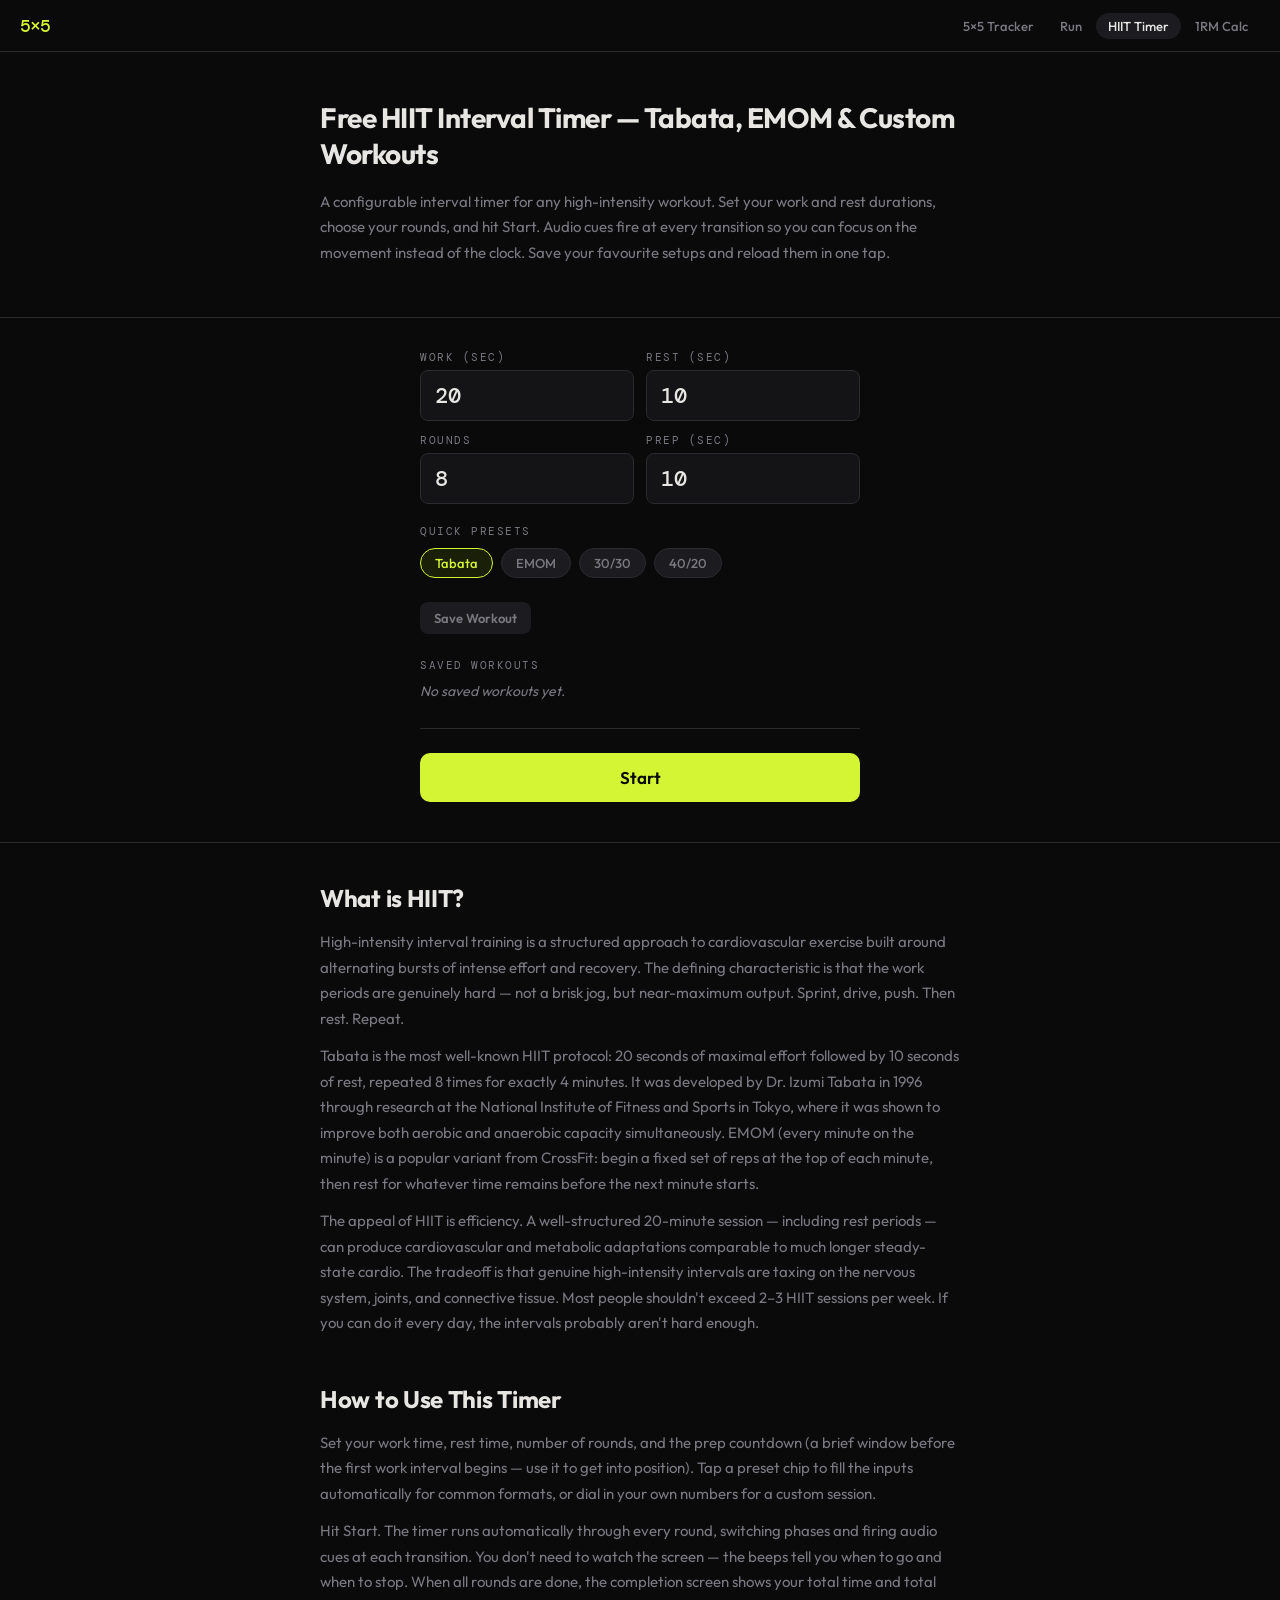
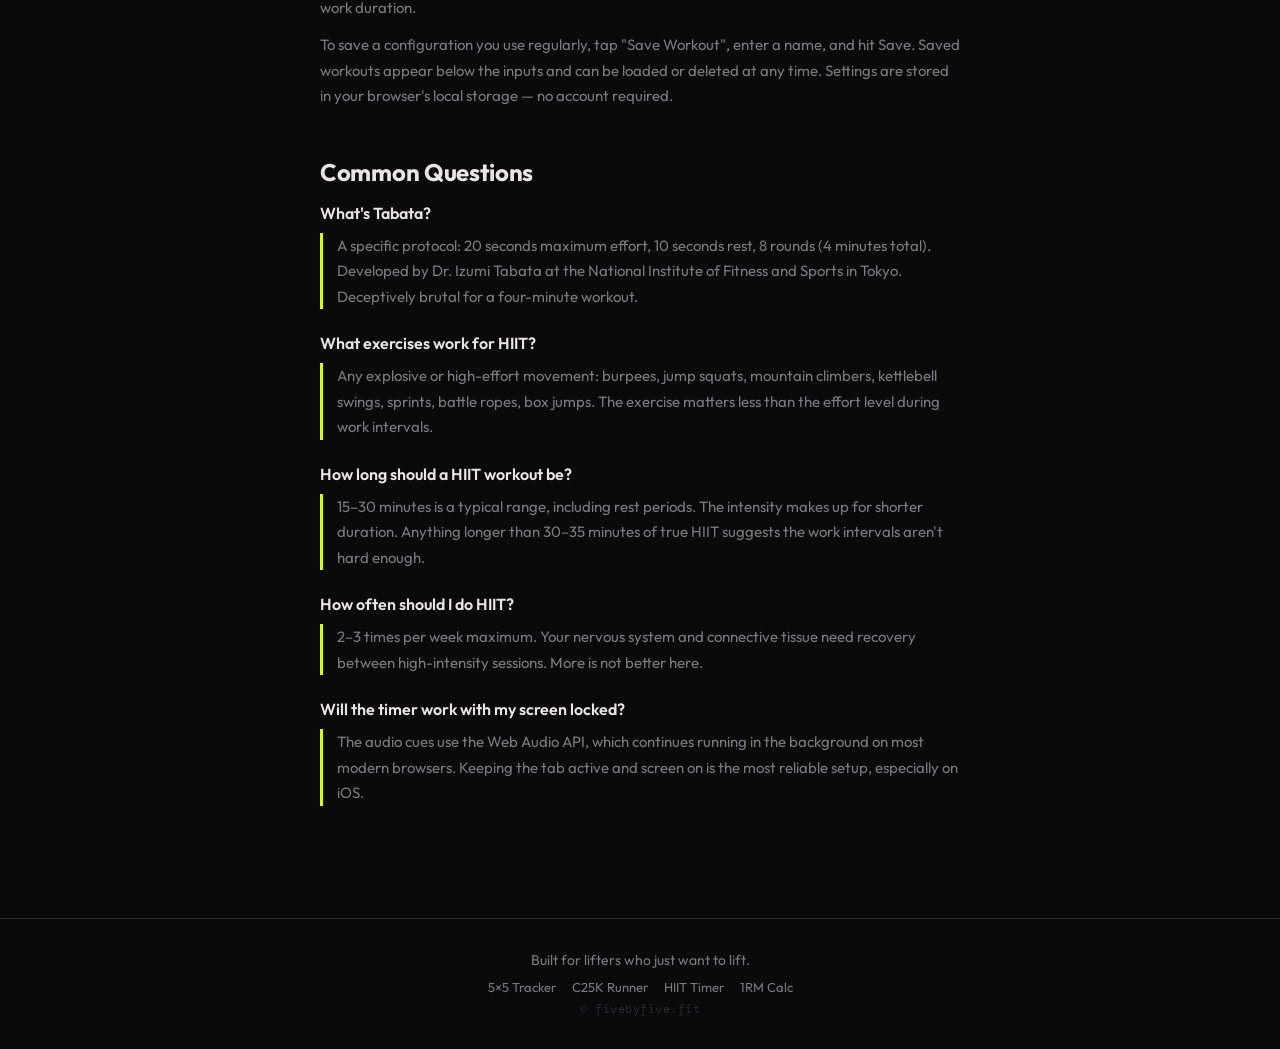
<file: hiit/index.html>
<!DOCTYPE html>
<html lang="en">
<head>
  <meta charset="UTF-8">
  <meta name="viewport" content="width=device-width, initial-scale=1.0">
  <title>Free HIIT Interval Timer — Tabata, EMOM &amp; Custom Workouts | fivebyfive.fit</title>
  <meta name="description" content="Free HIIT interval timer with audio cues. Supports Tabata, EMOM, and custom work/rest intervals. Save workouts, works in browser, no account needed.">
  <link rel="canonical" href="https://fivebyfive.fit/hiit/">
  <meta property="og:title" content="Free HIIT Interval Timer — fivebyfive.fit">
  <meta property="og:description" content="Configurable HIIT timer with Tabata, EMOM, and custom intervals. Audio cues, saved workouts, no account.">
  <meta property="og:type" content="website">
  <meta property="og:url" content="https://fivebyfive.fit/hiit/">
  <script type="application/ld+json">
  {
    "@context": "https://schema.org",
    "@type": "FAQPage",
    "mainEntity": [
      {
        "@type": "Question",
        "name": "What's Tabata?",
        "acceptedAnswer": {
          "@type": "Answer",
          "text": "A specific protocol: 20 seconds maximum effort, 10 seconds rest, 8 rounds (4 minutes total). Developed by Dr. Izumi Tabata at the National Institute of Fitness and Sports in Tokyo. Deceptively brutal for a four-minute workout."
        }
      },
      {
        "@type": "Question",
        "name": "What exercises work for HIIT?",
        "acceptedAnswer": {
          "@type": "Answer",
          "text": "Any explosive or high-effort movement: burpees, jump squats, mountain climbers, kettlebell swings, sprints, battle ropes, box jumps. The exercise matters less than the effort level during work intervals."
        }
      },
      {
        "@type": "Question",
        "name": "How long should a HIIT workout be?",
        "acceptedAnswer": {
          "@type": "Answer",
          "text": "15–30 minutes is a typical range, including rest periods. The intensity makes up for shorter duration. Anything longer than 30–35 minutes of true HIIT suggests the work intervals aren't hard enough."
        }
      },
      {
        "@type": "Question",
        "name": "How often should I do HIIT?",
        "acceptedAnswer": {
          "@type": "Answer",
          "text": "2–3 times per week maximum. Your nervous system and connective tissue need recovery between high-intensity sessions. More is not better here."
        }
      },
      {
        "@type": "Question",
        "name": "Will the timer work with my screen locked?",
        "acceptedAnswer": {
          "@type": "Answer",
          "text": "The audio cues use the Web Audio API, which continues running in the background on most modern browsers. Keeping the tab active and screen on is the most reliable setup, especially on iOS."
        }
      }
    ]
  }
  </script>
  <link rel="stylesheet" href="../assets/shared.css">
  <style>
    /* ── App Container ─────────────────────────────── */
    #app {
      max-width: 480px;
      margin: 0 auto;
      padding: 32px 20px 40px;
    }

    /* ── Views ─────────────────────────────────────── */
    .view { display: none; }
    .view.active { display: block; }

    /* ── Setup View ────────────────────────────────── */
    .setup-grid {
      display: grid;
      grid-template-columns: 1fr 1fr;
      gap: 12px;
      margin-bottom: 20px;
    }

    .input-group {
      display: flex;
      flex-direction: column;
      gap: 6px;
    }

    .input-group label {
      font-family: 'DM Mono', monospace;
      font-size: 11px;
      text-transform: uppercase;
      letter-spacing: 1.5px;
      color: var(--muted);
    }

    .input-group input[type="number"],
    .input-group input[type="text"] {
      background: var(--surface);
      border: 1px solid var(--border);
      border-radius: 8px;
      color: var(--text);
      font-family: 'DM Mono', monospace;
      font-size: 22px;
      font-weight: 500;
      padding: 10px 14px;
      width: 100%;
      appearance: none;
      -moz-appearance: textfield;
      transition: border-color 0.15s;
    }

    .input-group input[type="number"]:focus,
    .input-group input[type="text"]:focus {
      outline: none;
      border-color: var(--accent);
    }

    .input-group input[type="number"]::-webkit-inner-spin-button,
    .input-group input[type="number"]::-webkit-outer-spin-button {
      -webkit-appearance: none;
    }

    /* ── Preset Chips ──────────────────────────────── */
    .presets-label {
      font-family: 'DM Mono', monospace;
      font-size: 11px;
      text-transform: uppercase;
      letter-spacing: 1.5px;
      color: var(--muted);
      margin-bottom: 10px;
      display: block;
    }

    .preset-chips {
      display: flex;
      flex-wrap: wrap;
      gap: 8px;
      margin-bottom: 24px;
    }

    .chip {
      background: var(--surface2);
      border: 1px solid var(--border);
      border-radius: 20px;
      color: var(--muted);
      font-family: 'Outfit', sans-serif;
      font-size: 13px;
      font-weight: 500;
      padding: 6px 14px;
      cursor: pointer;
      transition: background 0.15s, color 0.15s, border-color 0.15s;
      white-space: nowrap;
    }

    .chip:hover {
      color: var(--text);
      border-color: var(--accent);
    }

    .chip.chip-active {
      background: var(--accent-dark);
      border-color: var(--accent);
      color: var(--accent);
    }

    /* ── Save Section ──────────────────────────────── */
    .save-section {
      margin-bottom: 24px;
    }

    .save-row {
      display: flex;
      gap: 8px;
      align-items: flex-start;
      flex-wrap: wrap;
    }

    #save-name-wrap {
      display: none;
      margin-top: 10px;
      gap: 8px;
      align-items: center;
    }

    #save-name-wrap.visible {
      display: flex;
    }

    #save-name-input {
      flex: 1;
      background: var(--surface);
      border: 1px solid var(--border);
      border-radius: 8px;
      color: var(--text);
      font-family: 'Outfit', sans-serif;
      font-size: 15px;
      padding: 9px 12px;
      transition: border-color 0.15s;
    }

    #save-name-input:focus {
      outline: none;
      border-color: var(--accent);
    }

    /* ── Saved Workouts ────────────────────────────── */
    .saved-section {
      margin-bottom: 28px;
    }

    .saved-label {
      font-family: 'DM Mono', monospace;
      font-size: 11px;
      text-transform: uppercase;
      letter-spacing: 1.5px;
      color: var(--muted);
      margin-bottom: 10px;
      display: block;
    }

    .saved-list {
      display: flex;
      flex-direction: column;
      gap: 8px;
    }

    .saved-item {
      background: var(--surface);
      border: 1px solid var(--border);
      border-radius: 10px;
      padding: 12px 14px;
      display: flex;
      align-items: center;
      justify-content: space-between;
      gap: 12px;
    }

    .saved-item-info {
      flex: 1;
      min-width: 0;
    }

    .saved-item-name {
      font-family: 'Outfit', sans-serif;
      font-size: 15px;
      font-weight: 600;
      color: var(--text);
      white-space: nowrap;
      overflow: hidden;
      text-overflow: ellipsis;
    }

    .saved-item-meta {
      font-family: 'DM Mono', monospace;
      font-size: 12px;
      color: var(--muted);
      margin-top: 3px;
    }

    .saved-item-actions {
      display: flex;
      gap: 6px;
      flex-shrink: 0;
    }

    /* ── Buttons ───────────────────────────────────── */
    .btn {
      font-family: 'Outfit', sans-serif;
      font-size: 15px;
      font-weight: 600;
      border: none;
      border-radius: 8px;
      cursor: pointer;
      padding: 10px 18px;
      transition: opacity 0.15s, background 0.15s;
    }

    .btn:active { opacity: 0.8; }

    .btn-primary {
      background: var(--accent);
      color: #0a0a0b;
      width: 100%;
      padding: 14px;
      font-size: 17px;
      border-radius: 10px;
    }

    .btn-primary:hover { opacity: 0.9; }

    .btn-ghost {
      background: var(--surface2);
      color: var(--muted);
      font-size: 13px;
      padding: 8px 14px;
    }

    .btn-ghost:hover {
      color: var(--text);
      background: var(--border);
    }

    .btn-danger {
      background: transparent;
      border: 1px solid var(--border);
      color: var(--fail);
      font-size: 13px;
      padding: 7px 13px;
    }

    .btn-danger:hover {
      background: var(--fail-dark);
      border-color: var(--fail);
    }

    .btn-load {
      background: var(--accent-dark);
      border: 1px solid var(--accent);
      color: var(--accent);
      font-size: 13px;
      padding: 7px 13px;
    }

    .btn-load:hover { opacity: 0.85; }

    .btn-outline {
      background: transparent;
      border: 1px solid var(--border);
      color: var(--text);
      padding: 12px 24px;
      font-size: 15px;
      border-radius: 10px;
    }

    .btn-outline:hover {
      border-color: var(--muted);
    }

    /* ── Active Timer View ─────────────────────────── */
    .timer-view {
      text-align: center;
    }

    .phase-label {
      font-family: 'DM Mono', monospace;
      font-size: 13px;
      font-weight: 500;
      letter-spacing: 3px;
      text-transform: uppercase;
      margin-bottom: 12px;
      transition: color 0.2s;
    }

    .phase-label.phase-prep   { color: var(--accent); }
    .phase-label.phase-work   { color: var(--success); }
    .phase-label.phase-rest   { color: var(--fail); }

    .countdown-number {
      font-family: 'DM Mono', monospace;
      font-size: clamp(80px, 22vw, 120px);
      font-weight: 500;
      line-height: 1;
      margin-bottom: 16px;
      transition: color 0.2s;
      letter-spacing: -2px;
    }

    .countdown-number.phase-prep  { color: var(--accent); }
    .countdown-number.phase-work  { color: var(--success); }
    .countdown-number.phase-rest  { color: var(--fail); }

    .round-indicator {
      font-family: 'Outfit', sans-serif;
      font-size: 18px;
      font-weight: 600;
      color: var(--text);
      margin-bottom: 6px;
    }

    .elapsed-time {
      font-family: 'DM Mono', monospace;
      font-size: 14px;
      color: var(--muted);
      margin-bottom: 24px;
    }

    /* ── Progress Bar ──────────────────────────────── */
    .progress-wrap {
      height: 4px;
      background: var(--surface2);
      border-radius: 2px;
      overflow: hidden;
      margin-bottom: 32px;
    }

    .progress-bar {
      height: 100%;
      border-radius: 2px;
      width: 100%;
      transform-origin: left;
      transition: background-color 0.2s;
    }

    .progress-bar.phase-prep  { background: var(--accent); }
    .progress-bar.phase-work  { background: var(--success); }
    .progress-bar.phase-rest  { background: var(--fail); }

    /* ── Timer Controls ────────────────────────────── */
    .timer-controls {
      display: flex;
      gap: 12px;
    }

    .timer-controls .btn-primary {
      flex: 1;
    }

    .timer-controls .btn-outline {
      width: auto;
      flex-shrink: 0;
    }

    /* ── Completion View ───────────────────────────── */
    .completion-view {
      text-align: center;
      padding: 20px 0;
    }

    .completion-heading {
      font-family: 'Outfit', sans-serif;
      font-size: 28px;
      font-weight: 800;
      color: var(--accent);
      margin-bottom: 8px;
      letter-spacing: -0.5px;
    }

    .completion-total-time {
      font-family: 'DM Mono', monospace;
      font-size: 52px;
      font-weight: 500;
      color: var(--text);
      letter-spacing: -1px;
      margin-bottom: 24px;
      line-height: 1;
    }

    .completion-stats {
      display: flex;
      flex-direction: column;
      gap: 10px;
      margin-bottom: 36px;
      background: var(--surface);
      border: 1px solid var(--border);
      border-radius: 12px;
      padding: 20px;
    }

    .completion-stat {
      display: flex;
      justify-content: space-between;
      align-items: center;
    }

    .completion-stat-label {
      font-family: 'Outfit', sans-serif;
      font-size: 14px;
      color: var(--muted);
    }

    .completion-stat-value {
      font-family: 'DM Mono', monospace;
      font-size: 16px;
      font-weight: 500;
      color: var(--text);
    }

    .completion-emoji {
      font-size: 48px;
      margin-bottom: 16px;
      display: block;
    }

    /* ── No Saved Workouts ─────────────────────────── */
    .no-saved {
      font-family: 'Outfit', sans-serif;
      font-size: 14px;
      color: var(--muted);
      font-style: italic;
    }

    /* ── Divider within app ────────────────────────── */
    .app-divider {
      border: none;
      border-top: 1px solid var(--border);
      margin: 24px 0;
    }
  </style>
</head>
<body>

  <nav class="site-nav">
    <a href="/" class="logo">5×5</a>
    <div class="site-nav-links">
      <a href="/5x5/">5×5 Tracker</a>
      <a href="/run/">Run</a>
      <a href="/hiit/" class="active">HIIT Timer</a>
      <a href="/1rm/">1RM Calc</a>
    </div>
  </nav>

  <div class="content-wrap">
    <div class="page-intro">
      <h1>Free HIIT Interval Timer — Tabata, EMOM &amp; Custom Workouts</h1>
      <p>A configurable interval timer for any high-intensity workout. Set your work and rest durations, choose your rounds, and hit Start. Audio cues fire at every transition so you can focus on the movement instead of the clock. Save your favourite setups and reload them in one tap.</p>
    </div>
  </div>

  <hr class="content-divider">

  <div id="app">

    <!-- ── Setup View ─────────────────────────────── -->
    <div id="view-setup" class="view active">

      <div class="setup-grid">
        <div class="input-group">
          <label for="inp-work">Work (sec)</label>
          <input type="number" id="inp-work" min="1" max="3600" value="20">
        </div>
        <div class="input-group">
          <label for="inp-rest">Rest (sec)</label>
          <input type="number" id="inp-rest" min="0" max="3600" value="10">
        </div>
        <div class="input-group">
          <label for="inp-rounds">Rounds</label>
          <input type="number" id="inp-rounds" min="1" max="99" value="8">
        </div>
        <div class="input-group">
          <label for="inp-prep">Prep (sec)</label>
          <input type="number" id="inp-prep" min="0" max="60" value="10">
        </div>
      </div>

      <span class="presets-label">Quick presets</span>
      <div class="preset-chips">
        <button class="chip chip-active" data-preset="tabata">Tabata</button>
        <button class="chip" data-preset="emom">EMOM</button>
        <button class="chip" data-preset="30-30">30/30</button>
        <button class="chip" data-preset="40-20">40/20</button>
      </div>

      <div class="save-section">
        <div class="save-row">
          <button class="btn btn-ghost" id="btn-save-toggle">Save Workout</button>
        </div>
        <div id="save-name-wrap">
          <input type="text" id="save-name-input" placeholder="Workout name…" maxlength="40">
          <button class="btn btn-ghost" id="btn-save-confirm">Save</button>
        </div>
      </div>

      <div class="saved-section" id="saved-section">
        <span class="saved-label">Saved workouts</span>
        <div class="saved-list" id="saved-list"></div>
      </div>

      <hr class="app-divider">

      <button class="btn btn-primary" id="btn-start">Start</button>
    </div>

    <!-- ── Active Timer View ──────────────────────── -->
    <div id="view-timer" class="view timer-view">
      <div class="phase-label phase-prep" id="phase-label">GET READY</div>
      <div class="countdown-number phase-prep" id="countdown-number">10</div>
      <div class="round-indicator" id="round-indicator">Round 1 of 8</div>
      <div class="elapsed-time" id="elapsed-time">0:00 elapsed</div>
      <div class="progress-wrap">
        <div class="progress-bar phase-prep" id="progress-bar"></div>
      </div>
      <div class="timer-controls">
        <button class="btn btn-primary" id="btn-pause">Pause</button>
        <button class="btn btn-outline" id="btn-cancel">Cancel</button>
      </div>
    </div>

    <!-- ── Completion View ────────────────────────── -->
    <div id="view-complete" class="view completion-view">
      <span class="completion-emoji">🏁</span>
      <div class="completion-heading">Workout Complete</div>
      <div class="completion-total-time" id="complete-total-time">0:00</div>
      <div class="completion-stats">
        <div class="completion-stat">
          <span class="completion-stat-label">Rounds completed</span>
          <span class="completion-stat-value" id="complete-rounds">8</span>
        </div>
        <div class="completion-stat">
          <span class="completion-stat-label">Total work time</span>
          <span class="completion-stat-value" id="complete-work-time">160s</span>
        </div>
      </div>
      <button class="btn btn-primary" id="btn-done">Done</button>
    </div>

  </div>

  <hr class="content-divider">

  <div class="content-wrap">
    <div class="content-sections">

      <section>
        <h2>What is HIIT?</h2>
        <p>High-intensity interval training is a structured approach to cardiovascular exercise built around alternating bursts of intense effort and recovery. The defining characteristic is that the work periods are genuinely hard — not a brisk jog, but near-maximum output. Sprint, drive, push. Then rest. Repeat.</p>
        <p>Tabata is the most well-known HIIT protocol: 20 seconds of maximal effort followed by 10 seconds of rest, repeated 8 times for exactly 4 minutes. It was developed by Dr. Izumi Tabata in 1996 through research at the National Institute of Fitness and Sports in Tokyo, where it was shown to improve both aerobic and anaerobic capacity simultaneously. EMOM (every minute on the minute) is a popular variant from CrossFit: begin a fixed set of reps at the top of each minute, then rest for whatever time remains before the next minute starts.</p>
        <p>The appeal of HIIT is efficiency. A well-structured 20-minute session — including rest periods — can produce cardiovascular and metabolic adaptations comparable to much longer steady-state cardio. The tradeoff is that genuine high-intensity intervals are taxing on the nervous system, joints, and connective tissue. Most people shouldn't exceed 2–3 HIIT sessions per week. If you can do it every day, the intervals probably aren't hard enough.</p>
      </section>

      <section>
        <h2>How to Use This Timer</h2>
        <p>Set your work time, rest time, number of rounds, and the prep countdown (a brief window before the first work interval begins — use it to get into position). Tap a preset chip to fill the inputs automatically for common formats, or dial in your own numbers for a custom session.</p>
        <p>Hit Start. The timer runs automatically through every round, switching phases and firing audio cues at each transition. You don't need to watch the screen — the beeps tell you when to go and when to stop. When all rounds are done, the completion screen shows your total time and total work duration.</p>
        <p>To save a configuration you use regularly, tap "Save Workout", enter a name, and hit Save. Saved workouts appear below the inputs and can be loaded or deleted at any time. Settings are stored in your browser's local storage — no account required.</p>
      </section>

      <section>
        <h2>Common Questions</h2>
        <div class="faq-list">
          <div class="faq-item">
            <h3>What's Tabata?</h3>
            <div class="faq-answer">A specific protocol: 20 seconds maximum effort, 10 seconds rest, 8 rounds (4 minutes total). Developed by Dr. Izumi Tabata at the National Institute of Fitness and Sports in Tokyo. Deceptively brutal for a four-minute workout.</div>
          </div>
          <div class="faq-item">
            <h3>What exercises work for HIIT?</h3>
            <div class="faq-answer">Any explosive or high-effort movement: burpees, jump squats, mountain climbers, kettlebell swings, sprints, battle ropes, box jumps. The exercise matters less than the effort level during work intervals.</div>
          </div>
          <div class="faq-item">
            <h3>How long should a HIIT workout be?</h3>
            <div class="faq-answer">15–30 minutes is a typical range, including rest periods. The intensity makes up for shorter duration. Anything longer than 30–35 minutes of true HIIT suggests the work intervals aren't hard enough.</div>
          </div>
          <div class="faq-item">
            <h3>How often should I do HIIT?</h3>
            <div class="faq-answer">2–3 times per week maximum. Your nervous system and connective tissue need recovery between high-intensity sessions. More is not better here.</div>
          </div>
          <div class="faq-item">
            <h3>Will the timer work with my screen locked?</h3>
            <div class="faq-answer">The audio cues use the Web Audio API, which continues running in the background on most modern browsers. Keeping the tab active and screen on is the most reliable setup, especially on iOS.</div>
          </div>
        </div>
      </section>

    </div>
  </div>

  <footer class="site-footer">
    <span class="footer-tagline">Built for lifters who just want to lift.</span>
    <div class="footer-links">
      <a href="/5x5/">5×5 Tracker</a>
      <a href="/run/">C25K Runner</a>
      <a href="/hiit/">HIIT Timer</a>
      <a href="/1rm/">1RM Calc</a>
    </div>
    <span class="footer-copy">© fivebyfive.fit</span>
  </footer>

  <script>
    /* ── Constants ────────────────────────────────────────────────── */
    const LS_KEY = 'fivebyfive_hiit';

    const PRESETS = {
      'tabata': { work: 20, rest: 10, rounds: 8,  prep: 10 },
      'emom':   { work: 60, rest: 0,  rounds: 10, prep: 10 },
      '30-30':  { work: 30, rest: 30, rounds: 10, prep: 10 },
      '40-20':  { work: 40, rest: 20, rounds: 8,  prep: 10 },
    };

    /* ── State ────────────────────────────────────────────────────── */
    let timerState = null;
    // timerState shape:
    // { phase: 'prep'|'work'|'rest', round: number, totalRounds: number,
    //   work: number, rest: number, prep: number,
    //   remaining: number, phaseDuration: number,
    //   elapsedSeconds: number, paused: boolean,
    //   intervalId: number|null, lastTick: number }

    /* ── Storage ──────────────────────────────────────────────────── */
    function loadData() {
      try {
        const raw = localStorage.getItem(LS_KEY);
        if (raw) return JSON.parse(raw);
      } catch (e) {}
      return { saved: [] };
    }

    function saveData(data) {
      try {
        localStorage.setItem(LS_KEY, JSON.stringify(data));
      } catch (e) {}
    }

    /* ── Audio ────────────────────────────────────────────────────── */
    let audioCtx = null;

    function getAudioCtx() {
      if (!audioCtx) {
        audioCtx = new (window.AudioContext || window.webkitAudioContext)();
      }
      if (audioCtx.state === 'suspended') {
        audioCtx.resume();
      }
      return audioCtx;
    }

    function playTone(freq, duration, startTime, gainVal) {
      const ctx = getAudioCtx();
      const osc = ctx.createOscillator();
      const gain = ctx.createGain();
      osc.connect(gain);
      gain.connect(ctx.destination);
      osc.type = 'sine';
      osc.frequency.setValueAtTime(freq, startTime);
      gain.gain.setValueAtTime(gainVal || 0.3, startTime);
      gain.gain.exponentialRampToValueAtTime(0.001, startTime + duration);
      osc.start(startTime);
      osc.stop(startTime + duration + 0.01);
    }

    function beepWorkStart() {
      const ctx = getAudioCtx();
      const t = ctx.currentTime;
      playTone(880, 0.1, t, 0.35);
    }

    function beepRestStart() {
      const ctx = getAudioCtx();
      const t = ctx.currentTime;
      playTone(440, 0.08, t, 0.3);
      playTone(440, 0.08, t + 0.18, 0.3);
    }

    function beepCountdown() {
      const ctx = getAudioCtx();
      const t = ctx.currentTime;
      playTone(880, 0.08, t, 0.25);
    }

    function beepComplete() {
      const ctx = getAudioCtx();
      const t = ctx.currentTime;
      const osc = ctx.createOscillator();
      const gain = ctx.createGain();
      osc.connect(gain);
      gain.connect(ctx.destination);
      osc.type = 'sine';
      osc.frequency.setValueAtTime(880, t);
      osc.frequency.exponentialRampToValueAtTime(440, t + 0.5);
      gain.gain.setValueAtTime(0.35, t);
      gain.gain.exponentialRampToValueAtTime(0.001, t + 0.55);
      osc.start(t);
      osc.stop(t + 0.6);
    }

    /* ── Views ────────────────────────────────────────────────────── */
    function showView(id) {
      document.querySelectorAll('.view').forEach(el => el.classList.remove('active'));
      document.getElementById('view-' + id).classList.add('active');
    }

    /* ── Inputs ───────────────────────────────────────────────────── */
    function getInputs() {
      return {
        work:   Math.max(1,  parseInt(document.getElementById('inp-work').value,   10) || 20),
        rest:   Math.max(0,  parseInt(document.getElementById('inp-rest').value,   10) || 0),
        rounds: Math.max(1,  parseInt(document.getElementById('inp-rounds').value, 10) || 8),
        prep:   Math.max(0,  parseInt(document.getElementById('inp-prep').value,   10) || 10),
      };
    }

    function setInputs(cfg) {
      document.getElementById('inp-work').value   = cfg.work;
      document.getElementById('inp-rest').value   = cfg.rest;
      document.getElementById('inp-rounds').value = cfg.rounds;
      document.getElementById('inp-prep').value   = cfg.prep;
    }

    /* ── Preset Chips ─────────────────────────────────────────────── */
    function updateActiveChip() {
      const inp = getInputs();
      document.querySelectorAll('.chip').forEach(chip => {
        const key = chip.dataset.preset;
        const p = PRESETS[key];
        const match = p.work === inp.work && p.rest === inp.rest &&
                      p.rounds === inp.rounds && p.prep === inp.prep;
        chip.classList.toggle('chip-active', match);
      });
    }

    document.querySelectorAll('.chip').forEach(chip => {
      chip.addEventListener('click', () => {
        const p = PRESETS[chip.dataset.preset];
        if (p) {
          setInputs(p);
          updateActiveChip();
        }
      });
    });

    // Update chips on manual input change
    ['inp-work', 'inp-rest', 'inp-rounds', 'inp-prep'].forEach(id => {
      document.getElementById(id).addEventListener('input', updateActiveChip);
    });

    /* ── Save / Load ──────────────────────────────────────────────── */
    function renderSaved() {
      const data = loadData();
      const list = document.getElementById('saved-list');
      const section = document.getElementById('saved-section');

      if (!data.saved || data.saved.length === 0) {
        list.innerHTML = '<span class="no-saved">No saved workouts yet.</span>';
        return;
      }

      list.innerHTML = '';
      data.saved.forEach((item, idx) => {
        const div = document.createElement('div');
        div.className = 'saved-item';
        const restLabel = item.rest === 0 ? 'no rest' : item.rest + 's rest';
        div.innerHTML = `
          <div class="saved-item-info">
            <div class="saved-item-name">${escapeHtml(item.name)}</div>
            <div class="saved-item-meta">${item.work}s work · ${restLabel} · ${item.rounds} rounds</div>
          </div>
          <div class="saved-item-actions">
            <button class="btn btn-load" data-idx="${idx}">Load</button>
            <button class="btn btn-danger" data-del="${idx}">Delete</button>
          </div>
        `;
        list.appendChild(div);
      });

      list.querySelectorAll('[data-idx]').forEach(btn => {
        btn.addEventListener('click', () => {
          const i = parseInt(btn.dataset.idx, 10);
          const d = loadData();
          if (d.saved[i]) {
            setInputs(d.saved[i]);
            updateActiveChip();
          }
        });
      });

      list.querySelectorAll('[data-del]').forEach(btn => {
        btn.addEventListener('click', () => {
          const i = parseInt(btn.dataset.del, 10);
          const d = loadData();
          d.saved.splice(i, 1);
          saveData(d);
          renderSaved();
        });
      });
    }

    function escapeHtml(str) {
      return str.replace(/&/g,'&amp;').replace(/</g,'&lt;').replace(/>/g,'&gt;').replace(/"/g,'&quot;');
    }

    // Save toggle
    const btnSaveToggle = document.getElementById('btn-save-toggle');
    const saveNameWrap  = document.getElementById('save-name-wrap');
    const saveNameInput = document.getElementById('save-name-input');
    const btnSaveConfirm = document.getElementById('btn-save-confirm');

    btnSaveToggle.addEventListener('click', () => {
      const visible = saveNameWrap.classList.toggle('visible');
      if (visible) {
        saveNameInput.value = '';
        saveNameInput.focus();
        btnSaveToggle.textContent = 'Cancel';
      } else {
        btnSaveToggle.textContent = 'Save Workout';
      }
    });

    function doSave() {
      const name = saveNameInput.value.trim();
      if (!name) { saveNameInput.focus(); return; }
      const cfg = getInputs();
      cfg.name = name;
      const d = loadData();
      d.saved.push(cfg);
      saveData(d);
      saveNameWrap.classList.remove('visible');
      btnSaveToggle.textContent = 'Save Workout';
      renderSaved();
    }

    btnSaveConfirm.addEventListener('click', doSave);
    saveNameInput.addEventListener('keydown', e => { if (e.key === 'Enter') doSave(); });

    /* ── Timer Logic ──────────────────────────────────────────────── */
    function formatTime(totalSeconds) {
      const m = Math.floor(totalSeconds / 60);
      const s = totalSeconds % 60;
      return m + ':' + String(s).padStart(2, '0');
    }

    function updateTimerUI() {
      if (!timerState) return;
      const { phase, round, totalRounds, remaining, phaseDuration, elapsedSeconds } = timerState;

      // Phase label + color class
      const phaseEl = document.getElementById('phase-label');
      const countEl = document.getElementById('countdown-number');
      const progEl  = document.getElementById('progress-bar');

      const phaseClass = 'phase-' + phase;
      phaseEl.className = 'phase-label ' + phaseClass;
      countEl.className = 'countdown-number ' + phaseClass;
      progEl.className  = 'progress-bar ' + phaseClass;

      const phaseText = phase === 'prep' ? 'GET READY' : phase === 'work' ? 'WORK' : 'REST';
      phaseEl.textContent = phaseText;

      // Countdown number
      countEl.textContent = remaining;

      // Round indicator (prep doesn't count as a round in progress)
      const roundEl = document.getElementById('round-indicator');
      if (phase === 'prep') {
        roundEl.textContent = 'Get ready — Round 1 of ' + totalRounds;
      } else {
        roundEl.textContent = 'Round ' + round + ' of ' + totalRounds;
      }

      // Elapsed
      document.getElementById('elapsed-time').textContent = formatTime(elapsedSeconds) + ' elapsed';

      // Progress bar — fraction of current phase elapsed
      const elapsed = phaseDuration - remaining;
      const fraction = phaseDuration > 0 ? Math.max(0, Math.min(1, elapsed / phaseDuration)) : 1;
      progEl.style.transform = 'scaleX(' + fraction + ')';
    }

    function advancePhase() {
      if (!timerState) return;
      const { phase, round, totalRounds, work, rest, prep } = timerState;

      // Countdown beeps should have been fired by tick; now transition
      if (phase === 'prep') {
        // Move to work round 1
        timerState.phase = 'work';
        timerState.round = 1;
        timerState.remaining = work;
        timerState.phaseDuration = work;
        beepWorkStart();
      } else if (phase === 'work') {
        if (rest > 0) {
          timerState.phase = 'rest';
          timerState.remaining = rest;
          timerState.phaseDuration = rest;
          beepRestStart();
        } else {
          // No rest: go straight to next round or complete
          if (round >= totalRounds) {
            finishWorkout();
            return;
          }
          timerState.round = round + 1;
          timerState.phase = 'work';
          timerState.remaining = work;
          timerState.phaseDuration = work;
          beepWorkStart();
        }
      } else if (phase === 'rest') {
        if (round >= totalRounds) {
          finishWorkout();
          return;
        }
        timerState.round = round + 1;
        timerState.phase = 'work';
        timerState.remaining = work;
        timerState.phaseDuration = work;
        beepWorkStart();
      }

      updateTimerUI();
    }

    function tick() {
      if (!timerState || timerState.paused) return;

      const now = Date.now();
      const delta = Math.floor((now - timerState.lastTick) / 1000);
      if (delta < 1) return;
      timerState.lastTick += delta * 1000;
      timerState.elapsedSeconds += delta;

      timerState.remaining -= delta;

      // Countdown beeps for last 3 seconds (fire on each second: 3, 2, 1)
      if (timerState.remaining <= 3 && timerState.remaining >= 1) {
        beepCountdown();
      }

      if (timerState.remaining <= 0) {
        timerState.remaining = 0;
        updateTimerUI();
        advancePhase();
      } else {
        updateTimerUI();
      }
    }

    function startTimer() {
      const cfg = getInputs();
      const hasPrep = cfg.prep > 0;

      timerState = {
        phase:         hasPrep ? 'prep' : 'work',
        round:         hasPrep ? 0 : 1,
        totalRounds:   cfg.rounds,
        work:          cfg.work,
        rest:          cfg.rest,
        prep:          cfg.prep,
        remaining:     hasPrep ? cfg.prep : cfg.work,
        phaseDuration: hasPrep ? cfg.prep : cfg.work,
        elapsedSeconds: 0,
        paused:        false,
        lastTick:      Date.now(),
        intervalId:    null,
        workSeconds:   cfg.work,  // for completion stats
      };

      if (!hasPrep) {
        beepWorkStart();
      }

      timerState.intervalId = setInterval(tick, 250);
      showView('timer');
      updateTimerUI();
      document.getElementById('btn-pause').textContent = 'Pause';
    }

    function finishWorkout() {
      if (!timerState) return;
      clearInterval(timerState.intervalId);
      beepComplete();

      const totalTime = timerState.elapsedSeconds;
      const rounds = timerState.totalRounds;
      const totalWork = rounds * timerState.work;

      document.getElementById('complete-total-time').textContent = formatTime(totalTime);
      document.getElementById('complete-rounds').textContent = rounds;
      document.getElementById('complete-work-time').textContent = totalWork + 's';

      timerState = null;
      showView('complete');
    }

    function pauseResume() {
      if (!timerState) return;
      timerState.paused = !timerState.paused;
      if (!timerState.paused) {
        timerState.lastTick = Date.now();
      }
      document.getElementById('btn-pause').textContent = timerState.paused ? 'Resume' : 'Pause';
    }

    function cancelTimer() {
      if (timerState) {
        clearInterval(timerState.intervalId);
        timerState = null;
      }
      showView('setup');
    }

    /* ── Button Wiring ────────────────────────────────────────────── */
    document.getElementById('btn-start').addEventListener('click', () => {
      // Resume audio context on user gesture
      getAudioCtx();
      startTimer();
    });

    document.getElementById('btn-pause').addEventListener('click', pauseResume);
    document.getElementById('btn-cancel').addEventListener('click', cancelTimer);
    document.getElementById('btn-done').addEventListener('click', () => showView('setup'));

    /* ── Init ─────────────────────────────────────────────────────── */
    renderSaved();
    updateActiveChip();
  </script>
</body>
</html>
</file>
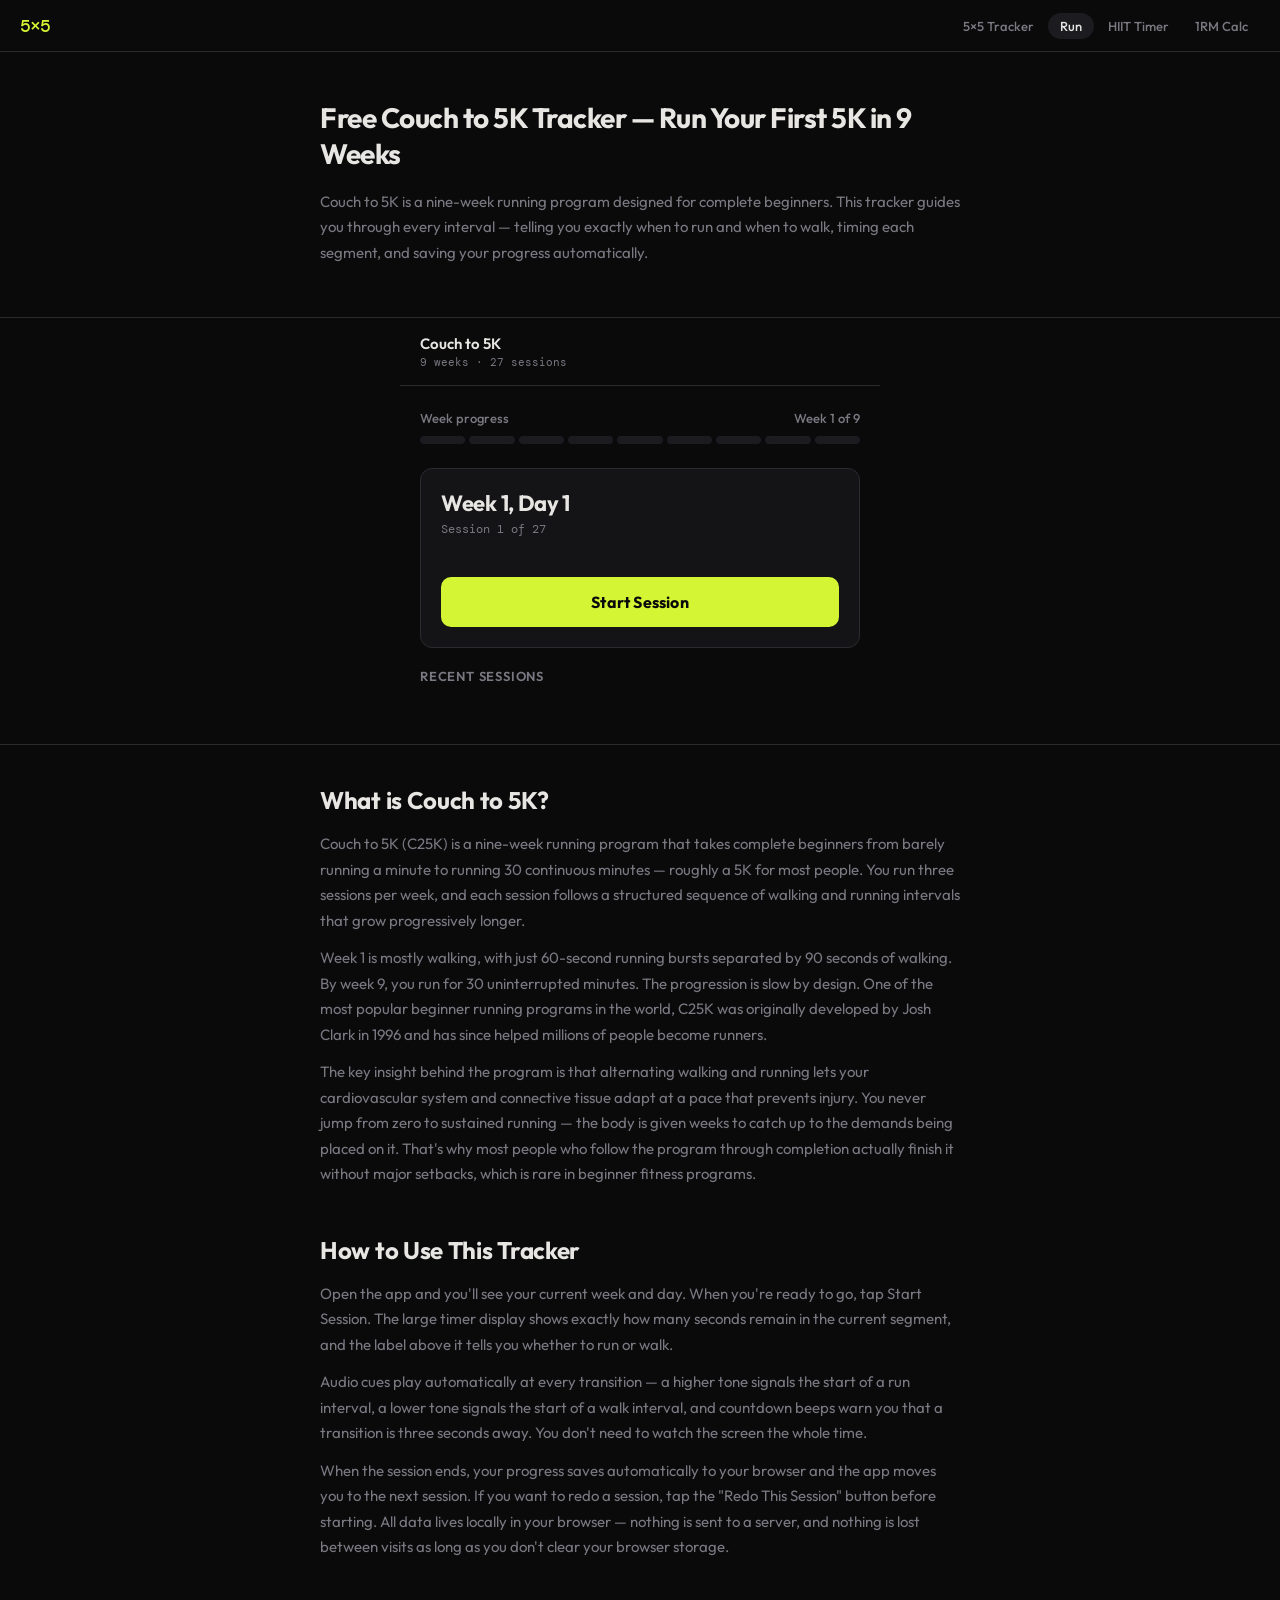
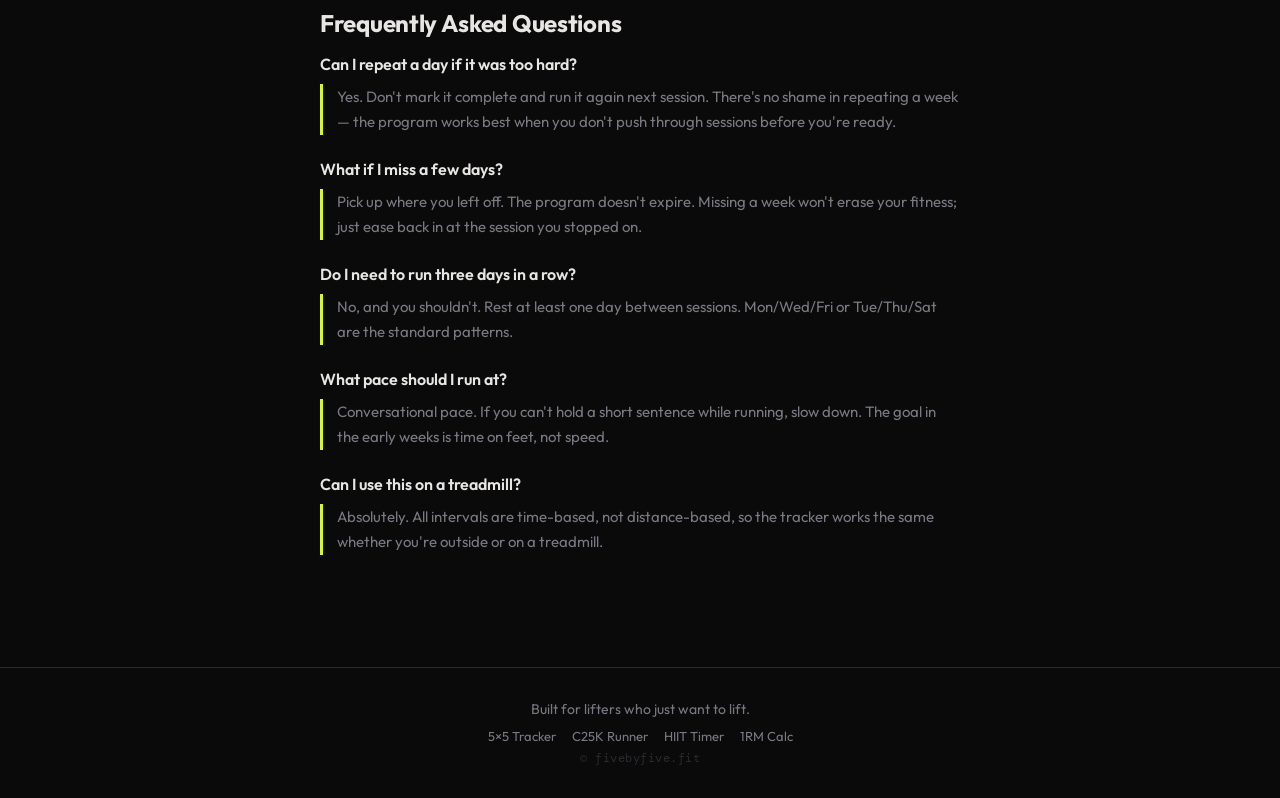
<file: run/index.html>
<!DOCTYPE html>
<html lang="en">
<head>
  <meta charset="UTF-8">
  <meta name="viewport" content="width=device-width, initial-scale=1.0, user-scalable=no">
  <title>Free Couch to 5K Tracker — Run Your First 5K in 9 Weeks | fivebyfive.fit</title>
  <meta name="description" content="Free Couch to 5K run tracker. Guides every interval, tracks your 9-week progress, plays audio cues. No account needed. Works in your browser.">
  <meta name="robots" content="index, follow">
  <link rel="canonical" href="https://fivebyfive.fit/run/">
  <meta property="og:title" content="Free Couch to 5K Tracker — fivebyfive.fit">
  <meta property="og:description" content="Free browser-based C25K tracker. Guides every interval, saves progress locally, works offline.">
  <meta property="og:type" content="website">
  <meta property="og:url" content="https://fivebyfive.fit/run/">
  <script type="application/ld+json">
  {
    "@context": "https://schema.org",
    "@type": "FAQPage",
    "mainEntity": [
      {
        "@type": "Question",
        "name": "Can I repeat a day if it was too hard?",
        "acceptedAnswer": {
          "@type": "Answer",
          "text": "Yes. Don't mark it complete and run it again next session. There's no shame in repeating a week — the program works best when you don't push through sessions before you're ready."
        }
      },
      {
        "@type": "Question",
        "name": "What if I miss a few days?",
        "acceptedAnswer": {
          "@type": "Answer",
          "text": "Pick up where you left off. The program doesn't expire. Missing a week won't erase your fitness; just ease back in at the session you stopped on."
        }
      },
      {
        "@type": "Question",
        "name": "Do I need to run three days in a row?",
        "acceptedAnswer": {
          "@type": "Answer",
          "text": "No, and you shouldn't. Rest at least one day between sessions. Mon/Wed/Fri or Tue/Thu/Sat are the standard patterns."
        }
      },
      {
        "@type": "Question",
        "name": "What pace should I run at?",
        "acceptedAnswer": {
          "@type": "Answer",
          "text": "Conversational pace. If you can't hold a short sentence while running, slow down. The goal in the early weeks is time on feet, not speed."
        }
      },
      {
        "@type": "Question",
        "name": "Can I use this on a treadmill?",
        "acceptedAnswer": {
          "@type": "Answer",
          "text": "Absolutely. All intervals are time-based, not distance-based, so the tracker works the same whether you're outside or on a treadmill."
        }
      }
    ]
  }
  </script>
  <link rel="preconnect" href="https://fonts.googleapis.com">
  <link href="https://fonts.googleapis.com/css2?family=DM+Mono:wght@400;500&family=Outfit:wght@300;400;500;600;700;800;900&display=swap" rel="stylesheet">
  <link rel="stylesheet" href="../assets/shared.css">
  <style>
    /* ── App shell ───────────────────────────── */
    #app {
      max-width: 480px;
      margin: 0 auto;
      padding: 0 0 48px;
    }

    /* ── App header ──────────────────────────── */
    .app-header {
      display: flex;
      align-items: center;
      justify-content: space-between;
      padding: 16px 20px;
      border-bottom: 1px solid var(--border);
      position: sticky;
      top: 52px;
      background: var(--bg);
      z-index: 10;
    }

    .app-header-label {
      font-family: 'Outfit', sans-serif;
      font-size: 15px;
      font-weight: 600;
      color: var(--text);
    }

    .app-header-sub {
      font-family: 'DM Mono', monospace;
      font-size: 11px;
      color: var(--muted);
      margin-top: 2px;
    }

    .btn-cancel {
      font-family: 'Outfit', sans-serif;
      font-size: 13px;
      font-weight: 500;
      color: var(--muted);
      background: var(--surface);
      border: 1px solid var(--border);
      border-radius: 20px;
      padding: 6px 14px;
      cursor: pointer;
      transition: color 0.15s, background 0.15s;
    }

    .btn-cancel:hover {
      color: var(--text);
      background: var(--surface2);
    }

    /* ── Section padding ─────────────────────── */
    .app-section {
      padding: 24px 20px 0;
    }

    /* ── Week progress bar ───────────────────── */
    .week-bar-wrap {
      margin-bottom: 24px;
    }

    .week-bar-label {
      font-family: 'Outfit', sans-serif;
      font-size: 13px;
      font-weight: 500;
      color: var(--muted);
      margin-bottom: 10px;
      display: flex;
      justify-content: space-between;
    }

    .week-bar {
      display: flex;
      gap: 4px;
      height: 8px;
    }

    .week-seg {
      flex: 1;
      border-radius: 4px;
      background: var(--surface2);
      transition: background 0.2s;
    }

    .week-seg.done {
      background: var(--accent);
    }

    .week-seg.current {
      background: var(--accent);
      opacity: 0.45;
    }

    /* ── Current session card ────────────────── */
    .session-card {
      background: var(--surface);
      border: 1px solid var(--border);
      border-radius: 12px;
      padding: 20px;
      margin-bottom: 20px;
    }

    .session-card-title {
      font-family: 'Outfit', sans-serif;
      font-size: 22px;
      font-weight: 700;
      color: var(--text);
      letter-spacing: -0.3px;
      margin-bottom: 4px;
    }

    .session-card-sub {
      font-family: 'DM Mono', monospace;
      font-size: 12px;
      color: var(--muted);
      margin-bottom: 20px;
    }

    /* ── Interval list preview ───────────────── */
    .interval-preview {
      display: flex;
      flex-direction: column;
      gap: 6px;
      margin-bottom: 20px;
    }

    .interval-row {
      display: flex;
      align-items: center;
      gap: 10px;
      font-family: 'Outfit', sans-serif;
      font-size: 14px;
    }

    .interval-dot {
      width: 8px;
      height: 8px;
      border-radius: 50%;
      flex-shrink: 0;
    }

    .interval-dot.run  { background: var(--success); }
    .interval-dot.walk { background: #60a5fa; }

    .interval-type {
      font-weight: 600;
      text-transform: uppercase;
      font-size: 11px;
      letter-spacing: 0.5px;
      width: 32px;
      flex-shrink: 0;
    }

    .interval-type.run  { color: var(--success); }
    .interval-type.walk { color: #60a5fa; }

    .interval-dur {
      color: var(--muted);
      font-family: 'DM Mono', monospace;
      font-size: 13px;
    }

    .interval-count {
      font-size: 12px;
      color: var(--muted);
      margin-left: auto;
    }

    .preview-more {
      font-size: 13px;
      color: var(--muted);
      font-style: italic;
      padding-left: 18px;
    }

    /* ── Buttons ─────────────────────────────── */
    .btn-primary {
      display: block;
      width: 100%;
      padding: 15px;
      background: var(--accent);
      color: #0a0a0b;
      font-family: 'Outfit', sans-serif;
      font-size: 16px;
      font-weight: 700;
      border: none;
      border-radius: 10px;
      cursor: pointer;
      text-align: center;
      transition: opacity 0.15s, transform 0.1s;
      letter-spacing: 0.2px;
    }

    .btn-primary:hover  { opacity: 0.9; }
    .btn-primary:active { transform: scale(0.98); }

    .btn-secondary {
      display: block;
      width: 100%;
      padding: 13px;
      background: transparent;
      color: var(--muted);
      font-family: 'Outfit', sans-serif;
      font-size: 14px;
      font-weight: 500;
      border: 1px solid var(--border);
      border-radius: 10px;
      cursor: pointer;
      text-align: center;
      transition: color 0.15s, background 0.15s;
      margin-top: 10px;
    }

    .btn-secondary:hover {
      color: var(--text);
      background: var(--surface2);
    }

    /* ── History list ────────────────────────── */
    .history-heading {
      font-family: 'Outfit', sans-serif;
      font-size: 13px;
      font-weight: 600;
      color: var(--muted);
      text-transform: uppercase;
      letter-spacing: 0.8px;
      margin-bottom: 12px;
    }

    .history-list {
      display: flex;
      flex-direction: column;
      gap: 8px;
    }

    .history-item {
      display: flex;
      align-items: center;
      justify-content: space-between;
      background: var(--surface);
      border: 1px solid var(--border);
      border-radius: 8px;
      padding: 12px 16px;
      cursor: pointer;
      transition: background 0.15s;
    }

    .history-item:hover {
      background: var(--surface2);
    }

    .history-item-left {
      display: flex;
      flex-direction: column;
      gap: 2px;
    }

    .history-item-label {
      font-family: 'Outfit', sans-serif;
      font-size: 14px;
      font-weight: 600;
      color: var(--text);
    }

    .history-item-date {
      font-family: 'DM Mono', monospace;
      font-size: 11px;
      color: var(--muted);
    }

    .history-item-badge {
      font-family: 'DM Mono', monospace;
      font-size: 11px;
      color: var(--success);
      background: var(--success-dark);
      padding: 3px 8px;
      border-radius: 20px;
    }

    .history-empty {
      font-family: 'Outfit', sans-serif;
      font-size: 14px;
      color: var(--muted);
      font-style: italic;
    }

    /* ── Program complete banner ─────────────── */
    .program-complete {
      text-align: center;
      padding: 32px 20px;
    }

    .program-complete-icon {
      font-size: 48px;
      margin-bottom: 12px;
    }

    .program-complete h2 {
      font-family: 'Outfit', sans-serif;
      font-size: 24px;
      font-weight: 700;
      color: var(--accent);
      margin-bottom: 8px;
    }

    .program-complete p {
      font-family: 'Outfit', sans-serif;
      font-size: 15px;
      color: var(--muted);
      margin-bottom: 20px;
      line-height: 1.6;
    }

    /* ── Active session view ─────────────────── */
    #view-session {
      display: none;
      text-align: center;
    }

    .session-top-bar {
      display: flex;
      align-items: center;
      justify-content: space-between;
      padding: 16px 20px;
      border-bottom: 1px solid var(--border);
      position: sticky;
      top: 52px;
      background: var(--bg);
      z-index: 10;
    }

    .session-top-label {
      font-family: 'Outfit', sans-serif;
      font-size: 14px;
      font-weight: 600;
      color: var(--text);
    }

    /* ── Timer display ───────────────────────── */
    .timer-wrap {
      padding: 40px 20px 20px;
    }

    .interval-label {
      font-family: 'Outfit', sans-serif;
      font-size: 28px;
      font-weight: 700;
      letter-spacing: 2px;
      text-transform: uppercase;
      margin-bottom: 16px;
      transition: color 0.2s;
    }

    .interval-label.run    { color: var(--success); }
    .interval-label.walk   { color: #60a5fa; }
    .interval-label.ready  { color: var(--accent); }

    .timer-digits {
      font-family: 'DM Mono', monospace;
      font-size: 80px;
      font-weight: 500;
      color: var(--accent);
      line-height: 1;
      letter-spacing: -2px;
      margin-bottom: 12px;
    }

    .interval-progress-label {
      font-family: 'DM Mono', monospace;
      font-size: 13px;
      color: var(--muted);
      margin-bottom: 28px;
    }

    /* ── Session progress bar ────────────────── */
    .session-progress-wrap {
      padding: 0 20px 28px;
    }

    .session-progress-bar {
      height: 6px;
      background: var(--surface2);
      border-radius: 4px;
      overflow: hidden;
    }

    .session-progress-fill {
      height: 100%;
      background: var(--accent);
      border-radius: 4px;
      transition: width 0.4s ease;
    }

    /* ── Pause / resume buttons ──────────────── */
    .session-controls {
      display: flex;
      gap: 10px;
      padding: 0 20px 20px;
    }

    .btn-pause {
      flex: 1;
      padding: 15px;
      background: var(--accent);
      color: #0a0a0b;
      font-family: 'Outfit', sans-serif;
      font-size: 16px;
      font-weight: 700;
      border: none;
      border-radius: 10px;
      cursor: pointer;
      transition: opacity 0.15s;
    }

    .btn-pause:hover { opacity: 0.9; }

    .btn-session-cancel {
      padding: 15px 20px;
      background: transparent;
      color: var(--muted);
      font-family: 'Outfit', sans-serif;
      font-size: 14px;
      font-weight: 500;
      border: 1px solid var(--border);
      border-radius: 10px;
      cursor: pointer;
      transition: color 0.15s, background 0.15s;
    }

    .btn-session-cancel:hover {
      color: var(--text);
      background: var(--surface2);
    }

    /* ── Next up strip ───────────────────────── */
    .next-up-strip {
      margin: 0 20px 24px;
      background: var(--surface);
      border: 1px solid var(--border);
      border-radius: 8px;
      padding: 12px 16px;
      display: flex;
      align-items: center;
      gap: 10px;
      font-family: 'Outfit', sans-serif;
      font-size: 13px;
    }

    .next-up-label {
      color: var(--muted);
      flex-shrink: 0;
    }

    .next-up-value {
      font-weight: 600;
      color: var(--text);
    }

    .next-up-value.run  { color: var(--success); }
    .next-up-value.walk { color: #60a5fa; }

    .next-up-dur {
      color: var(--muted);
      font-family: 'DM Mono', monospace;
      font-size: 12px;
      margin-left: auto;
    }

    /* ── Completion view ─────────────────────── */
    #view-complete {
      display: none;
      text-align: center;
      padding: 60px 20px 40px;
    }

    .complete-icon {
      font-size: 56px;
      margin-bottom: 20px;
    }

    .complete-heading {
      font-family: 'Outfit', sans-serif;
      font-size: 28px;
      font-weight: 700;
      color: var(--accent);
      letter-spacing: -0.5px;
      margin-bottom: 8px;
    }

    .complete-session-label {
      font-family: 'DM Mono', monospace;
      font-size: 14px;
      color: var(--muted);
      margin-bottom: 28px;
    }

    .complete-next {
      background: var(--surface);
      border: 1px solid var(--border);
      border-radius: 10px;
      padding: 16px 20px;
      margin-bottom: 24px;
    }

    .complete-next-label {
      font-family: 'Outfit', sans-serif;
      font-size: 12px;
      font-weight: 600;
      text-transform: uppercase;
      letter-spacing: 0.8px;
      color: var(--muted);
      margin-bottom: 6px;
    }

    .complete-next-value {
      font-family: 'Outfit', sans-serif;
      font-size: 18px;
      font-weight: 700;
      color: var(--text);
    }

    /* ── Responsive ──────────────────────────── */
    @media (max-width: 400px) {
      .timer-digits { font-size: 64px; }
      .interval-label { font-size: 22px; }
    }
  </style>
</head>
<body>

  <nav class="site-nav">
    <a href="/" class="logo">5×5</a>
    <div class="site-nav-links">
      <a href="/5x5/">5×5 Tracker</a>
      <a href="/run/" class="active">Run</a>
      <a href="/hiit/">HIIT Timer</a>
      <a href="/1rm/">1RM Calc</a>
    </div>
  </nav>

  <div class="content-wrap">
    <div class="page-intro">
      <h1>Free Couch to 5K Tracker — Run Your First 5K in 9 Weeks</h1>
      <p>Couch to 5K is a nine-week running program designed for complete beginners. This tracker guides you through every interval — telling you exactly when to run and when to walk, timing each segment, and saving your progress automatically.</p>
    </div>
  </div>

  <hr class="content-divider">

  <div id="app">

    <!-- Home view -->
    <div id="view-home">
      <div class="app-header">
        <div>
          <div class="app-header-label" id="home-header-label">Couch to 5K</div>
          <div class="app-header-sub" id="home-header-sub">9 weeks · 27 sessions</div>
        </div>
      </div>

      <div class="app-section">
        <!-- Week progress bar -->
        <div class="week-bar-wrap">
          <div class="week-bar-label">
            <span>Week progress</span>
            <span id="week-bar-counter">Week 1 of 9</span>
          </div>
          <div class="week-bar" id="week-bar">
            <div class="week-seg" data-week="1"></div>
            <div class="week-seg" data-week="2"></div>
            <div class="week-seg" data-week="3"></div>
            <div class="week-seg" data-week="4"></div>
            <div class="week-seg" data-week="5"></div>
            <div class="week-seg" data-week="6"></div>
            <div class="week-seg" data-week="7"></div>
            <div class="week-seg" data-week="8"></div>
            <div class="week-seg" data-week="9"></div>
          </div>
        </div>

        <!-- Current session card -->
        <div id="home-session-card" class="session-card">
          <div class="session-card-title" id="home-session-title">Week 1, Day 1</div>
          <div class="session-card-sub" id="home-session-sub">Session 1 of 27</div>
          <div class="interval-preview" id="home-interval-preview"></div>
          <button class="btn-primary" id="btn-start-session">Start Session</button>
          <button class="btn-secondary" id="btn-reset-session" style="display:none;">Redo This Session</button>
        </div>

        <!-- Program complete state -->
        <div id="home-program-complete" class="program-complete" style="display:none;">
          <div class="program-complete-icon">🏅</div>
          <h2>Program Complete!</h2>
          <p>You finished all 9 weeks of Couch to 5K. You can now run 30 minutes continuously. That's a genuine achievement.</p>
          <button class="btn-secondary" id="btn-restart-program">Restart Program</button>
        </div>

        <!-- Recent sessions -->
        <div id="home-history-section">
          <div class="history-heading">Recent sessions</div>
          <div class="history-list" id="history-list"></div>
        </div>
      </div>
    </div>

    <!-- Active session view -->
    <div id="view-session">
      <div class="session-top-bar">
        <div class="session-top-label" id="session-top-label">Week 1, Day 1</div>
        <button class="btn-cancel" id="btn-cancel-session">Cancel</button>
      </div>

      <div class="timer-wrap">
        <div class="interval-label ready" id="interval-label">GET READY</div>
        <div class="timer-digits" id="timer-digits">0:05</div>
        <div class="interval-progress-label" id="interval-progress-label">Interval 1 of 1</div>
      </div>

      <div class="session-progress-wrap">
        <div class="session-progress-bar">
          <div class="session-progress-fill" id="session-progress-fill" style="width:0%"></div>
        </div>
      </div>

      <div class="next-up-strip" id="next-up-strip">
        <span class="next-up-label">Next:</span>
        <span class="next-up-value" id="next-up-value">—</span>
        <span class="next-up-dur" id="next-up-dur"></span>
      </div>

      <div class="session-controls">
        <button class="btn-pause" id="btn-pause">Pause</button>
        <button class="btn-session-cancel" id="btn-end-early">End</button>
      </div>
    </div>

    <!-- Completion view -->
    <div id="view-complete">
      <div class="complete-icon">✓</div>
      <div class="complete-heading">Session Complete!</div>
      <div class="complete-session-label" id="complete-session-label">Week 1, Day 1 done</div>
      <div class="complete-next" id="complete-next-wrap">
        <div class="complete-next-label">Up next</div>
        <div class="complete-next-value" id="complete-next-value">Week 1, Day 2</div>
      </div>
      <button class="btn-primary" id="btn-return-home">Return Home</button>
    </div>

  </div><!-- /#app -->

  <hr class="content-divider">

  <div class="content-wrap">
    <div class="content-sections">

      <section>
        <h2>What is Couch to 5K?</h2>
        <p>Couch to 5K (C25K) is a nine-week running program that takes complete beginners from barely running a minute to running 30 continuous minutes — roughly a 5K for most people. You run three sessions per week, and each session follows a structured sequence of walking and running intervals that grow progressively longer.</p>
        <p>Week 1 is mostly walking, with just 60-second running bursts separated by 90 seconds of walking. By week 9, you run for 30 uninterrupted minutes. The progression is slow by design. One of the most popular beginner running programs in the world, C25K was originally developed by Josh Clark in 1996 and has since helped millions of people become runners.</p>
        <p>The key insight behind the program is that alternating walking and running lets your cardiovascular system and connective tissue adapt at a pace that prevents injury. You never jump from zero to sustained running — the body is given weeks to catch up to the demands being placed on it. That's why most people who follow the program through completion actually finish it without major setbacks, which is rare in beginner fitness programs.</p>
      </section>

      <section>
        <h2>How to Use This Tracker</h2>
        <p>Open the app and you'll see your current week and day. When you're ready to go, tap Start Session. The large timer display shows exactly how many seconds remain in the current segment, and the label above it tells you whether to run or walk.</p>
        <p>Audio cues play automatically at every transition — a higher tone signals the start of a run interval, a lower tone signals the start of a walk interval, and countdown beeps warn you that a transition is three seconds away. You don't need to watch the screen the whole time.</p>
        <p>When the session ends, your progress saves automatically to your browser and the app moves you to the next session. If you want to redo a session, tap the "Redo This Session" button before starting. All data lives locally in your browser — nothing is sent to a server, and nothing is lost between visits as long as you don't clear your browser storage.</p>
      </section>

      <section>
        <h2>Frequently Asked Questions</h2>
        <div class="faq-list">
          <div class="faq-item">
            <h3>Can I repeat a day if it was too hard?</h3>
            <div class="faq-answer">Yes. Don't mark it complete and run it again next session. There's no shame in repeating a week — the program works best when you don't push through sessions before you're ready.</div>
          </div>
          <div class="faq-item">
            <h3>What if I miss a few days?</h3>
            <div class="faq-answer">Pick up where you left off. The program doesn't expire. Missing a week won't erase your fitness; just ease back in at the session you stopped on.</div>
          </div>
          <div class="faq-item">
            <h3>Do I need to run three days in a row?</h3>
            <div class="faq-answer">No, and you shouldn't. Rest at least one day between sessions. Mon/Wed/Fri or Tue/Thu/Sat are the standard patterns.</div>
          </div>
          <div class="faq-item">
            <h3>What pace should I run at?</h3>
            <div class="faq-answer">Conversational pace. If you can't hold a short sentence while running, slow down. The goal in the early weeks is time on feet, not speed.</div>
          </div>
          <div class="faq-item">
            <h3>Can I use this on a treadmill?</h3>
            <div class="faq-answer">Absolutely. All intervals are time-based, not distance-based, so the tracker works the same whether you're outside or on a treadmill.</div>
          </div>
        </div>
      </section>

    </div>
  </div>

  <footer class="site-footer">
    <span class="footer-tagline">Built for lifters who just want to lift.</span>
    <div class="footer-links">
      <a href="/5x5/">5×5 Tracker</a>
      <a href="/run/">C25K Runner</a>
      <a href="/hiit/">HIIT Timer</a>
      <a href="/1rm/">1RM Calc</a>
    </div>
    <span class="footer-copy">© fivebyfive.fit</span>
  </footer>

  <script>
    'use strict';

    // ── Program data ────────────────────────────────────────────────────────
    // Each session: { week, day, intervals: [{type, duration (seconds)}] }
    const C25K_PROGRAM = (function () {
      function warmup()  { return { type: 'walk', duration: 5 * 60 }; }
      function cooldown(){ return { type: 'walk', duration: 5 * 60 }; }
      function run(s)    { return { type: 'run',  duration: s }; }
      function walk(s)   { return { type: 'walk', duration: s }; }

      const sessions = [];
      let dayNum = 1;

      function addSession(week, day, intervalsFn) {
        sessions.push({ week, day, sessionIndex: dayNum - 1, intervals: intervalsFn() });
        dayNum++;
      }

      // Week 1 (days 1-3): warmup, 60s run/90s walk ×8, cooldown
      for (let d = 1; d <= 3; d++) {
        addSession(1, d, () => {
          const ivs = [warmup()];
          for (let i = 0; i < 8; i++) { ivs.push(run(60)); ivs.push(walk(90)); }
          ivs.push(cooldown());
          return ivs;
        });
      }

      // Week 2 (days 4-6): warmup, 90s run/2min walk ×6, cooldown
      for (let d = 1; d <= 3; d++) {
        addSession(2, d, () => {
          const ivs = [warmup()];
          for (let i = 0; i < 6; i++) { ivs.push(run(90)); ivs.push(walk(120)); }
          ivs.push(cooldown());
          return ivs;
        });
      }

      // Week 3 (days 7-9): warmup, [90s run, 90s walk, 3min run, 3min walk] ×2, cooldown
      for (let d = 1; d <= 3; d++) {
        addSession(3, d, () => {
          const ivs = [warmup()];
          for (let i = 0; i < 2; i++) {
            ivs.push(run(90)); ivs.push(walk(90));
            ivs.push(run(180)); ivs.push(walk(180));
          }
          ivs.push(cooldown());
          return ivs;
        });
      }

      // Week 4 (days 10-12): warmup, 3min run, 90s walk, 5min run, 2.5min walk, 3min run, 90s walk, 5min run, cooldown
      for (let d = 1; d <= 3; d++) {
        addSession(4, d, () => [
          warmup(),
          run(180), walk(90), run(300), walk(150),
          run(180), walk(90), run(300),
          cooldown()
        ]);
      }

      // Week 5 Day 1 (13): warmup, 5min run, 3min walk, 5min run, 3min walk, 5min run, cooldown
      addSession(5, 1, () => [
        warmup(),
        run(300), walk(180), run(300), walk(180), run(300),
        cooldown()
      ]);

      // Week 5 Day 2 (14): warmup, 8min run, 5min walk, 8min run, cooldown
      addSession(5, 2, () => [
        warmup(),
        run(480), walk(300), run(480),
        cooldown()
      ]);

      // Week 5 Day 3 (15): warmup, 20min run, cooldown
      addSession(5, 3, () => [warmup(), run(1200), cooldown()]);

      // Week 6 Day 1 (16): warmup, 5min run, 3min walk, 8min run, 3min walk, 5min run, cooldown
      addSession(6, 1, () => [
        warmup(),
        run(300), walk(180), run(480), walk(180), run(300),
        cooldown()
      ]);

      // Week 6 Day 2 (17): warmup, 10min run, 3min walk, 10min run, cooldown
      addSession(6, 2, () => [
        warmup(),
        run(600), walk(180), run(600),
        cooldown()
      ]);

      // Week 6 Day 3 (18): warmup, 25min run, cooldown
      addSession(6, 3, () => [warmup(), run(1500), cooldown()]);

      // Week 7 (days 19-21): warmup, 25min run, cooldown
      for (let d = 1; d <= 3; d++) {
        addSession(7, d, () => [warmup(), run(1500), cooldown()]);
      }

      // Week 8 (days 22-24): warmup, 28min run, cooldown
      for (let d = 1; d <= 3; d++) {
        addSession(8, d, () => [warmup(), run(1680), cooldown()]);
      }

      // Week 9 (days 25-27): warmup, 30min run, cooldown
      for (let d = 1; d <= 3; d++) {
        addSession(9, d, () => [warmup(), run(1800), cooldown()]);
      }

      return sessions;
    }());

    // ── State ────────────────────────────────────────────────────────────────
    const LS_KEY = 'fivebyfive_run';

    function defaultState() {
      return {
        currentSession: 0,
        completed: new Array(27).fill(false),
        startDate: null
      };
    }

    function loadState() {
      try {
        const raw = localStorage.getItem(LS_KEY);
        if (!raw) return defaultState();
        const s = JSON.parse(raw);
        if (typeof s.currentSession !== 'number') return defaultState();
        if (!Array.isArray(s.completed) || s.completed.length !== 27) return defaultState();
        return s;
      } catch (_) {
        return defaultState();
      }
    }

    function saveState(s) {
      localStorage.setItem(LS_KEY, JSON.stringify(s));
    }

    let state = loadState();

    // ── Audio ────────────────────────────────────────────────────────────────
    let audioCtx = null;

    function ensureAudio() {
      if (!audioCtx) audioCtx = new (window.AudioContext || window.webkitAudioContext)();
      if (audioCtx.state === 'suspended') audioCtx.resume();
    }

    function beep(freq, durationMs, gainVal) {
      try {
        ensureAudio();
        const osc  = audioCtx.createOscillator();
        const gain = audioCtx.createGain();
        osc.connect(gain);
        gain.connect(audioCtx.destination);
        osc.frequency.value = freq;
        osc.type = 'sine';
        gain.gain.setValueAtTime(gainVal || 0.25, audioCtx.currentTime);
        gain.gain.exponentialRampToValueAtTime(0.001, audioCtx.currentTime + durationMs / 1000);
        osc.start(audioCtx.currentTime);
        osc.stop(audioCtx.currentTime + durationMs / 1000);
      } catch (_) { /* audio blocked — silent */ }
    }

    function beepRun()      { beep(440, 200, 0.3); }
    function beepWalk()     { beep(220, 250, 0.25); }
    function beepCountdown(){ beep(660, 80,  0.2); }

    // ── Utility ──────────────────────────────────────────────────────────────
    function formatTime(seconds) {
      const m = Math.floor(seconds / 60);
      const s = seconds % 60;
      return m + ':' + String(s).padStart(2, '0');
    }

    function formatDuration(seconds) {
      if (seconds < 60) return seconds + 's';
      const m = Math.floor(seconds / 60);
      const s = seconds % 60;
      return s === 0 ? m + 'min' : m + 'min ' + s + 's';
    }

    function sessionLabel(idx) {
      const s = C25K_PROGRAM[idx];
      return 'Week ' + s.week + ', Day ' + s.day;
    }

    // ── Views ────────────────────────────────────────────────────────────────
    function showView(id) {
      ['view-home', 'view-session', 'view-complete'].forEach(v => {
        document.getElementById(v).style.display = v === id ? 'block' : 'none';
      });
    }

    // ── Home view rendering ──────────────────────────────────────────────────
    function renderHome() {
      showView('view-home');

      const idx = state.currentSession;
      const allDone = state.completed.every(Boolean) || idx >= 27;

      // Header
      document.getElementById('home-header-label').textContent =
        allDone ? 'Program Complete' : sessionLabel(Math.min(idx, 26));
      document.getElementById('home-header-sub').textContent =
        allDone ? '27 sessions done' : 'Session ' + (idx + 1) + ' of 27';

      // Week bar
      const currentWeek = allDone ? 9 : C25K_PROGRAM[Math.min(idx, 26)].week;
      const completedWeeks = allDone ? 9 : currentWeek - 1;
      document.querySelectorAll('#week-bar .week-seg').forEach(seg => {
        const w = parseInt(seg.dataset.week);
        seg.classList.remove('done', 'current');
        if (w <= completedWeeks) seg.classList.add('done');
        else if (w === currentWeek) seg.classList.add('current');
      });
      document.getElementById('week-bar-counter').textContent =
        allDone ? 'All 9 weeks done' : 'Week ' + currentWeek + ' of 9';

      // Program complete vs session card
      const sessionCard    = document.getElementById('home-session-card');
      const completeScreen = document.getElementById('home-program-complete');

      if (allDone) {
        sessionCard.style.display    = 'none';
        completeScreen.style.display = 'block';
      } else {
        sessionCard.style.display    = 'block';
        completeScreen.style.display = 'none';

        document.getElementById('home-session-title').textContent = sessionLabel(idx);
        document.getElementById('home-session-sub').textContent =
          'Session ' + (idx + 1) + ' of 27';

        // Interval preview (collapsed for long sessions)
        renderIntervalPreview(idx);

        // Redo button: show if this session was already completed but is still current
        const redoBtn = document.getElementById('btn-reset-session');
        redoBtn.style.display = state.completed[idx] ? 'block' : 'none';
      }

      // Recent history (last 5 completed)
      renderHistory();
    }

    function renderIntervalPreview(idx) {
      const session = C25K_PROGRAM[idx];
      const container = document.getElementById('home-interval-preview');
      container.innerHTML = '';

      // Summarise: group consecutive same-type intervals
      const ivs = session.intervals;
      const MAX_ROWS = 6;

      // Build display list: show warmup, unique run/walk pattern, cooldown
      // For brevity, collapse repeated patterns
      const display = [];

      // Count runs and walks (not warmup/cooldown)
      const core = ivs.slice(1, ivs.length - 1);
      const runIntervals  = core.filter(i => i.type === 'run');
      const walkIntervals = core.filter(i => i.type === 'walk');

      // Always show warmup
      display.push({ type: 'walk', label: 'Warm-up', dur: ivs[0].duration });

      if (runIntervals.length > 0) {
        const runDur  = runIntervals[0].duration;
        const walkDur = walkIntervals.length > 0 ? walkIntervals[0].duration : 0;
        const allRunSame  = runIntervals.every(r => r.duration === runDur);
        const allWalkSame = walkIntervals.every(w => w.duration === walkDur);

        if (allRunSame && allWalkSame && runIntervals.length > 1) {
          // Repeating pattern
          display.push({
            type: 'run',
            label: 'Run',
            dur: runDur,
            repeat: runIntervals.length
          });
          if (walkIntervals.length > 0) {
            display.push({
              type: 'walk',
              label: 'Walk',
              dur: walkDur,
              repeat: walkIntervals.length
            });
          }
        } else {
          // Show each interval (up to MAX_ROWS - 2 for warmup/cooldown)
          const limit = MAX_ROWS - 2;
          for (let i = 0; i < Math.min(core.length, limit); i++) {
            display.push({ type: core[i].type, label: core[i].type === 'run' ? 'Run' : 'Walk', dur: core[i].duration });
          }
          if (core.length > limit) {
            display.push({ type: 'more', label: '+ ' + (core.length - limit) + ' more intervals' });
          }
        }
      }

      // Always show cooldown
      display.push({ type: 'walk', label: 'Cool-down', dur: ivs[ivs.length - 1].duration });

      display.forEach(item => {
        if (item.type === 'more') {
          const row = document.createElement('div');
          row.className = 'preview-more';
          row.textContent = item.label;
          container.appendChild(row);
          return;
        }
        const row = document.createElement('div');
        row.className = 'interval-row';

        const dot = document.createElement('div');
        dot.className = 'interval-dot ' + item.type;
        row.appendChild(dot);

        const type = document.createElement('div');
        type.className = 'interval-type ' + item.type;
        type.textContent = item.label === 'Warm-up' || item.label === 'Cool-down'
          ? (item.label === 'Warm-up' ? 'WALK' : 'WALK') : item.type.toUpperCase();
        row.appendChild(type);

        const dur = document.createElement('div');
        dur.className = 'interval-dur';
        dur.textContent = item.label !== 'Run' && item.label !== 'Walk'
          ? item.label + ' · ' + formatDuration(item.dur)
          : formatDuration(item.dur);
        row.appendChild(dur);

        if (item.repeat && item.repeat > 1) {
          const cnt = document.createElement('div');
          cnt.className = 'interval-count';
          cnt.textContent = '×' + item.repeat;
          row.appendChild(cnt);
        }

        container.appendChild(row);
      });
    }

    function renderHistory() {
      const list = document.getElementById('history-list');
      list.innerHTML = '';

      // Collect completed sessions in reverse order
      const done = [];
      for (let i = 26; i >= 0; i--) {
        if (state.completed[i]) done.push(i);
        if (done.length >= 5) break;
      }

      if (done.length === 0) {
        const empty = document.createElement('div');
        empty.className = 'history-empty';
        empty.textContent = 'No sessions completed yet. Start your first run above.';
        list.appendChild(empty);
        return;
      }

      done.forEach(i => {
        const item = document.createElement('div');
        item.className = 'history-item';

        const left = document.createElement('div');
        left.className = 'history-item-left';

        const label = document.createElement('div');
        label.className = 'history-item-label';
        label.textContent = sessionLabel(i);
        left.appendChild(label);

        const sub = document.createElement('div');
        sub.className = 'history-item-date';
        sub.textContent = 'Session ' + (i + 1) + ' of 27';
        left.appendChild(sub);

        item.appendChild(left);

        const badge = document.createElement('div');
        badge.className = 'history-item-badge';
        badge.textContent = 'done';
        item.appendChild(badge);

        list.appendChild(item);
      });
    }

    // ── Active session state ─────────────────────────────────────────────────
    let sessionState = null;
    // sessionState = {
    //   sessionIdx,
    //   intervals,      // array of {type, duration}
    //   currentIv,      // current interval index
    //   remaining,      // seconds left in current interval
    //   paused,
    //   tickInterval,
    //   countdownBeeps, // set of seconds already beeped
    // }

    function startSession(idx) {
      // Unlock audio on first user interaction
      ensureAudio();

      const session = C25K_PROGRAM[idx];
      sessionState = {
        sessionIdx: idx,
        intervals: session.intervals,
        currentIv: 0,
        remaining: session.intervals[0].duration,
        paused: false,
        tickInterval: null,
        countdownBeeps: new Set()
      };

      document.getElementById('session-top-label').textContent = sessionLabel(idx);
      showView('view-session');
      updateSessionUI();
      sessionState.tickInterval = setInterval(tick, 1000);
    }

    function tick() {
      if (sessionState.paused) return;

      sessionState.remaining--;

      // 3-2-1 countdown beeps (only once per second)
      if (sessionState.remaining <= 3 && sessionState.remaining > 0) {
        if (!sessionState.countdownBeeps.has(sessionState.remaining)) {
          sessionState.countdownBeeps.add(sessionState.remaining);
          beepCountdown();
        }
      }

      if (sessionState.remaining <= 0) {
        advanceInterval();
      } else {
        updateTimerUI();
      }
    }

    function advanceInterval() {
      sessionState.currentIv++;
      sessionState.countdownBeeps = new Set();

      if (sessionState.currentIv >= sessionState.intervals.length) {
        // Session complete
        finishSession();
        return;
      }

      const iv = sessionState.intervals[sessionState.currentIv];
      sessionState.remaining = iv.duration;

      // Transition beep
      if (iv.type === 'run') beepRun();
      else beepWalk();

      updateSessionUI();
    }

    function updateSessionUI() {
      updateTimerUI();

      const ivs      = sessionState.intervals;
      const current  = ivs[sessionState.currentIv];
      const total    = ivs.length;
      const ivIndex  = sessionState.currentIv;

      // Interval label
      const label    = document.getElementById('interval-label');
      let labelText  = 'WALK';
      let labelClass = 'walk';

      if (ivIndex === 0) {
        labelText = 'WARM-UP'; labelClass = 'walk';
      } else if (ivIndex === total - 1) {
        labelText = 'COOL-DOWN'; labelClass = 'walk';
      } else if (current.type === 'run') {
        labelText = 'RUN'; labelClass = 'run';
      } else {
        labelText = 'WALK'; labelClass = 'walk';
      }

      label.textContent = labelText;
      label.className   = 'interval-label ' + labelClass;

      // Interval counter (exclude warmup/cooldown from count)
      const coreTotal  = total - 2;
      const coreIdx    = ivIndex - 1;
      let progText;
      if (ivIndex === 0)           progText = 'Warm-up';
      else if (ivIndex === total - 1) progText = 'Cool-down';
      else                         progText = 'Interval ' + coreIdx + ' of ' + coreTotal;
      document.getElementById('interval-progress-label').textContent = progText;

      // Session progress bar
      const pct = (ivIndex / total) * 100;
      document.getElementById('session-progress-fill').style.width = pct + '%';

      // Next up strip
      const nextIv = ivs[ivIndex + 1];
      if (nextIv) {
        let nextLabel = nextIv.type === 'run' ? 'Run' : 'Walk';
        if (ivIndex + 1 === total - 1) nextLabel = 'Cool-down';
        const nextEl = document.getElementById('next-up-value');
        nextEl.textContent  = nextLabel;
        nextEl.className    = 'next-up-value ' + nextIv.type;
        document.getElementById('next-up-dur').textContent = formatDuration(nextIv.duration);
        document.getElementById('next-up-strip').style.display = 'flex';
      } else {
        document.getElementById('next-up-strip').style.display = 'none';
      }
    }

    function updateTimerUI() {
      document.getElementById('timer-digits').textContent = formatTime(sessionState.remaining);
    }

    function pauseSession() {
      sessionState.paused = true;
      document.getElementById('btn-pause').textContent = 'Resume';
    }

    function resumeSession() {
      ensureAudio();
      sessionState.paused = false;
      document.getElementById('btn-pause').textContent = 'Pause';
    }

    function cancelSession() {
      if (sessionState && sessionState.tickInterval) {
        clearInterval(sessionState.tickInterval);
      }
      sessionState = null;
      renderHome();
    }

    function finishSession() {
      clearInterval(sessionState.tickInterval);
      const idx = sessionState.sessionIdx;
      sessionState = null;

      // Mark complete and advance
      state.completed[idx] = true;
      if (state.currentSession <= idx) {
        state.currentSession = idx + 1;
      }
      if (!state.startDate) state.startDate = new Date().toISOString();
      saveState(state);

      showCompletion(idx);
    }

    function showCompletion(idx) {
      showView('view-complete');

      document.getElementById('complete-session-label').textContent =
        sessionLabel(idx) + ' done';

      const nextWrap = document.getElementById('complete-next-wrap');
      if (idx + 1 < 27) {
        document.getElementById('complete-next-value').textContent = sessionLabel(idx + 1);
        nextWrap.style.display = 'block';
      } else {
        nextWrap.style.display = 'none';
      }
    }

    // ── Event listeners ──────────────────────────────────────────────────────
    document.getElementById('btn-start-session').addEventListener('click', () => {
      const idx = state.currentSession;
      if (idx >= 27) return;
      startSession(idx);
    });

    document.getElementById('btn-reset-session').addEventListener('click', () => {
      const idx = state.currentSession;
      if (idx >= 27) return;
      state.completed[idx] = false;
      saveState(state);
      renderHome();
    });

    document.getElementById('btn-restart-program').addEventListener('click', () => {
      if (!confirm('Restart the entire C25K program? All progress will be cleared.')) return;
      state = defaultState();
      saveState(state);
      renderHome();
    });

    document.getElementById('btn-pause').addEventListener('click', () => {
      if (!sessionState) return;
      if (sessionState.paused) resumeSession();
      else pauseSession();
    });

    document.getElementById('btn-session-cancel').addEventListener('click', () => {
      if (!confirm('Cancel this session? Progress will not be saved.')) return;
      cancelSession();
    });

    document.getElementById('btn-cancel-session').addEventListener('click', () => {
      if (!confirm('Cancel this session? Progress will not be saved.')) return;
      cancelSession();
    });

    document.getElementById('btn-return-home').addEventListener('click', () => {
      renderHome();
    });

    // ── Handle mobile screen-off: use visibility API to pause ────────────────
    document.addEventListener('visibilitychange', () => {
      if (document.hidden && sessionState && !sessionState.paused) {
        pauseSession();
      }
    });

    // ── Init ─────────────────────────────────────────────────────────────────
    renderHome();
  </script>
</body>
</html>
</file>
<file: assets/shared.css>
/* ── Google Fonts ───────────────────────────────────────────────── */
@import url('https://fonts.googleapis.com/css2?family=DM+Mono:wght@400;500&family=Outfit:wght@300;400;500;600;700;800;900&display=swap');

/* ── Design Tokens ──────────────────────────────────────────────── */
:root {
  --bg: #0a0a0b;
  --surface: #141416;
  --surface2: #1c1c20;
  --border: #2a2a2f;
  --text: #e8e6e3;
  --muted: #7a7880;
  --accent: #d4f534;
  --accent-dark: #1a1f08;
  --success: #22c55e;
  --success-dark: #0f2a10;
  --fail: #ef4444;
  --fail-dark: #2a0a0a;
}

/* ── Reset ──────────────────────────────────────────────────────── */
*, *::before, *::after {
  box-sizing: border-box;
  margin: 0;
  padding: 0;
}

body {
  font-family: 'Outfit', sans-serif;
  background: var(--bg);
  color: var(--text);
  min-height: 100vh;
  -webkit-tap-highlight-color: transparent;
}

/* ── Site Nav ───────────────────────────────────────────────────── */
.site-nav {
  position: sticky;
  top: 0;
  z-index: 100;
  background: var(--bg);
  border-bottom: 1px solid var(--border);
  display: flex;
  align-items: center;
  justify-content: space-between;
  padding: 0 20px;
  height: 52px;
  gap: 16px;
}

.site-nav .logo {
  font-family: 'DM Mono', monospace;
  font-size: 18px;
  font-weight: 500;
  color: var(--accent);
  letter-spacing: -1px;
  text-decoration: none;
  flex-shrink: 0;
}

.site-nav-links {
  display: flex;
  align-items: center;
  gap: 2px;
  flex-wrap: wrap;
  justify-content: flex-end;
}

.site-nav-links a {
  font-family: 'Outfit', sans-serif;
  font-size: 13px;
  font-weight: 500;
  color: var(--muted);
  text-decoration: none;
  padding: 5px 12px;
  border-radius: 20px;
  transition: color 0.15s, background 0.15s;
  white-space: nowrap;
}

.site-nav-links a:hover {
  color: var(--text);
  background: var(--surface2);
}

.site-nav-links a.active {
  color: var(--text);
  background: var(--surface2);
}

@media (max-width: 480px) {
  .site-nav {
    padding: 0 12px;
    height: auto;
    min-height: 48px;
    padding-top: 8px;
    padding-bottom: 8px;
    flex-wrap: wrap;
    gap: 8px;
  }

  .site-nav-links a {
    font-size: 12px;
    padding: 4px 9px;
  }
}

/* ── Content Sections ───────────────────────────────────────────── */
.content-wrap {
  max-width: 680px;
  margin: 0 auto;
  padding: 0 20px;
}

.content-divider {
  border: none;
  border-top: 1px solid var(--border);
  margin: 0;
}

.page-intro {
  padding: 48px 0 40px;
}

.page-intro h1 {
  font-family: 'Outfit', sans-serif;
  font-size: 28px;
  font-weight: 700;
  color: var(--text);
  letter-spacing: -0.5px;
  margin-bottom: 16px;
  line-height: 1.3;
}

.page-intro p {
  font-family: 'Outfit', sans-serif;
  font-size: 15px;
  line-height: 1.7;
  color: var(--muted);
  margin-bottom: 12px;
}

.page-intro .cta-line {
  font-size: 14px;
  color: var(--accent);
  font-weight: 600;
  margin-top: 20px;
  margin-bottom: 0;
}

.content-sections {
  padding: 40px 0 64px;
}

.content-sections section {
  margin-bottom: 48px;
}

.content-sections h2 {
  font-family: 'Outfit', sans-serif;
  font-size: 24px;
  font-weight: 700;
  color: var(--text);
  margin-top: 0;
  margin-bottom: 16px;
  letter-spacing: -0.3px;
}

.content-sections p {
  font-family: 'Outfit', sans-serif;
  font-size: 15px;
  line-height: 1.7;
  color: var(--muted);
  margin-bottom: 12px;
}

.content-sections p:last-child {
  margin-bottom: 0;
}

.content-sections ul {
  padding-left: 0;
  list-style: none;
  display: flex;
  flex-direction: column;
  gap: 6px;
  margin-bottom: 12px;
}

.content-sections ul li {
  font-family: 'Outfit', sans-serif;
  font-size: 15px;
  line-height: 1.7;
  color: var(--muted);
  padding-left: 20px;
  position: relative;
}

.content-sections ul li::before {
  content: '—';
  color: var(--accent);
  position: absolute;
  left: 0;
  font-family: 'DM Mono', monospace;
  font-size: 13px;
}

.faq-list {
  display: flex;
  flex-direction: column;
  gap: 24px;
}

.faq-item h3 {
  font-family: 'Outfit', sans-serif;
  font-size: 16px;
  font-weight: 600;
  color: var(--text);
  margin-bottom: 10px;
}

.faq-answer {
  border-left: 3px solid var(--accent);
  padding-left: 14px;
  font-family: 'Outfit', sans-serif;
  font-size: 15px;
  line-height: 1.7;
  color: var(--muted);
}

/* ── Footer ─────────────────────────────────────────────────────── */
.site-footer {
  border-top: 1px solid var(--border);
  padding: 32px 20px;
  text-align: center;
  display: flex;
  flex-direction: column;
  gap: 6px;
}

.site-footer .footer-tagline {
  font-family: 'Outfit', sans-serif;
  font-size: 14px;
  color: var(--muted);
}

.site-footer .footer-copy {
  font-family: 'DM Mono', monospace;
  font-size: 12px;
  color: var(--border);
  letter-spacing: 0.5px;
}

.site-footer .footer-links {
  display: flex;
  justify-content: center;
  gap: 16px;
  margin-top: 4px;
}

.site-footer .footer-links a {
  font-family: 'Outfit', sans-serif;
  font-size: 13px;
  color: var(--muted);
  text-decoration: none;
}

.site-footer .footer-links a:hover {
  color: var(--text);
}
</file>
